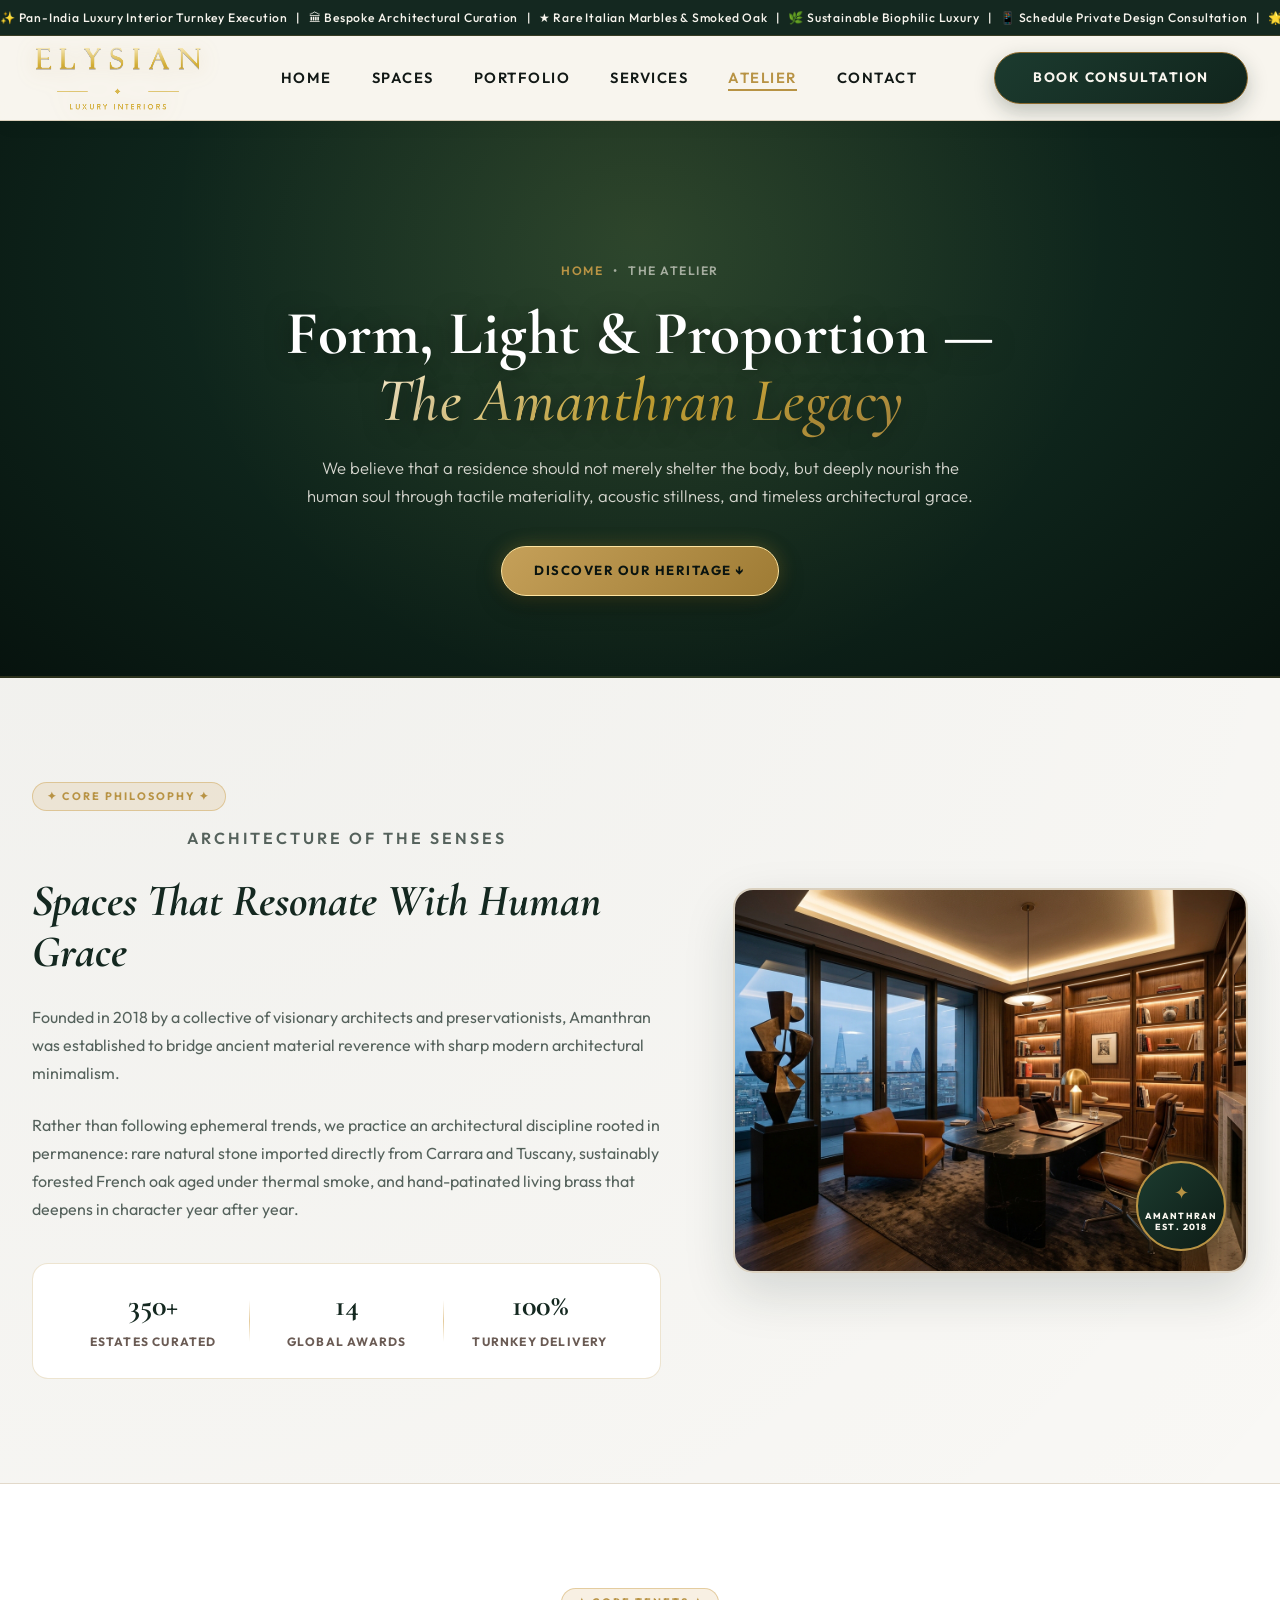
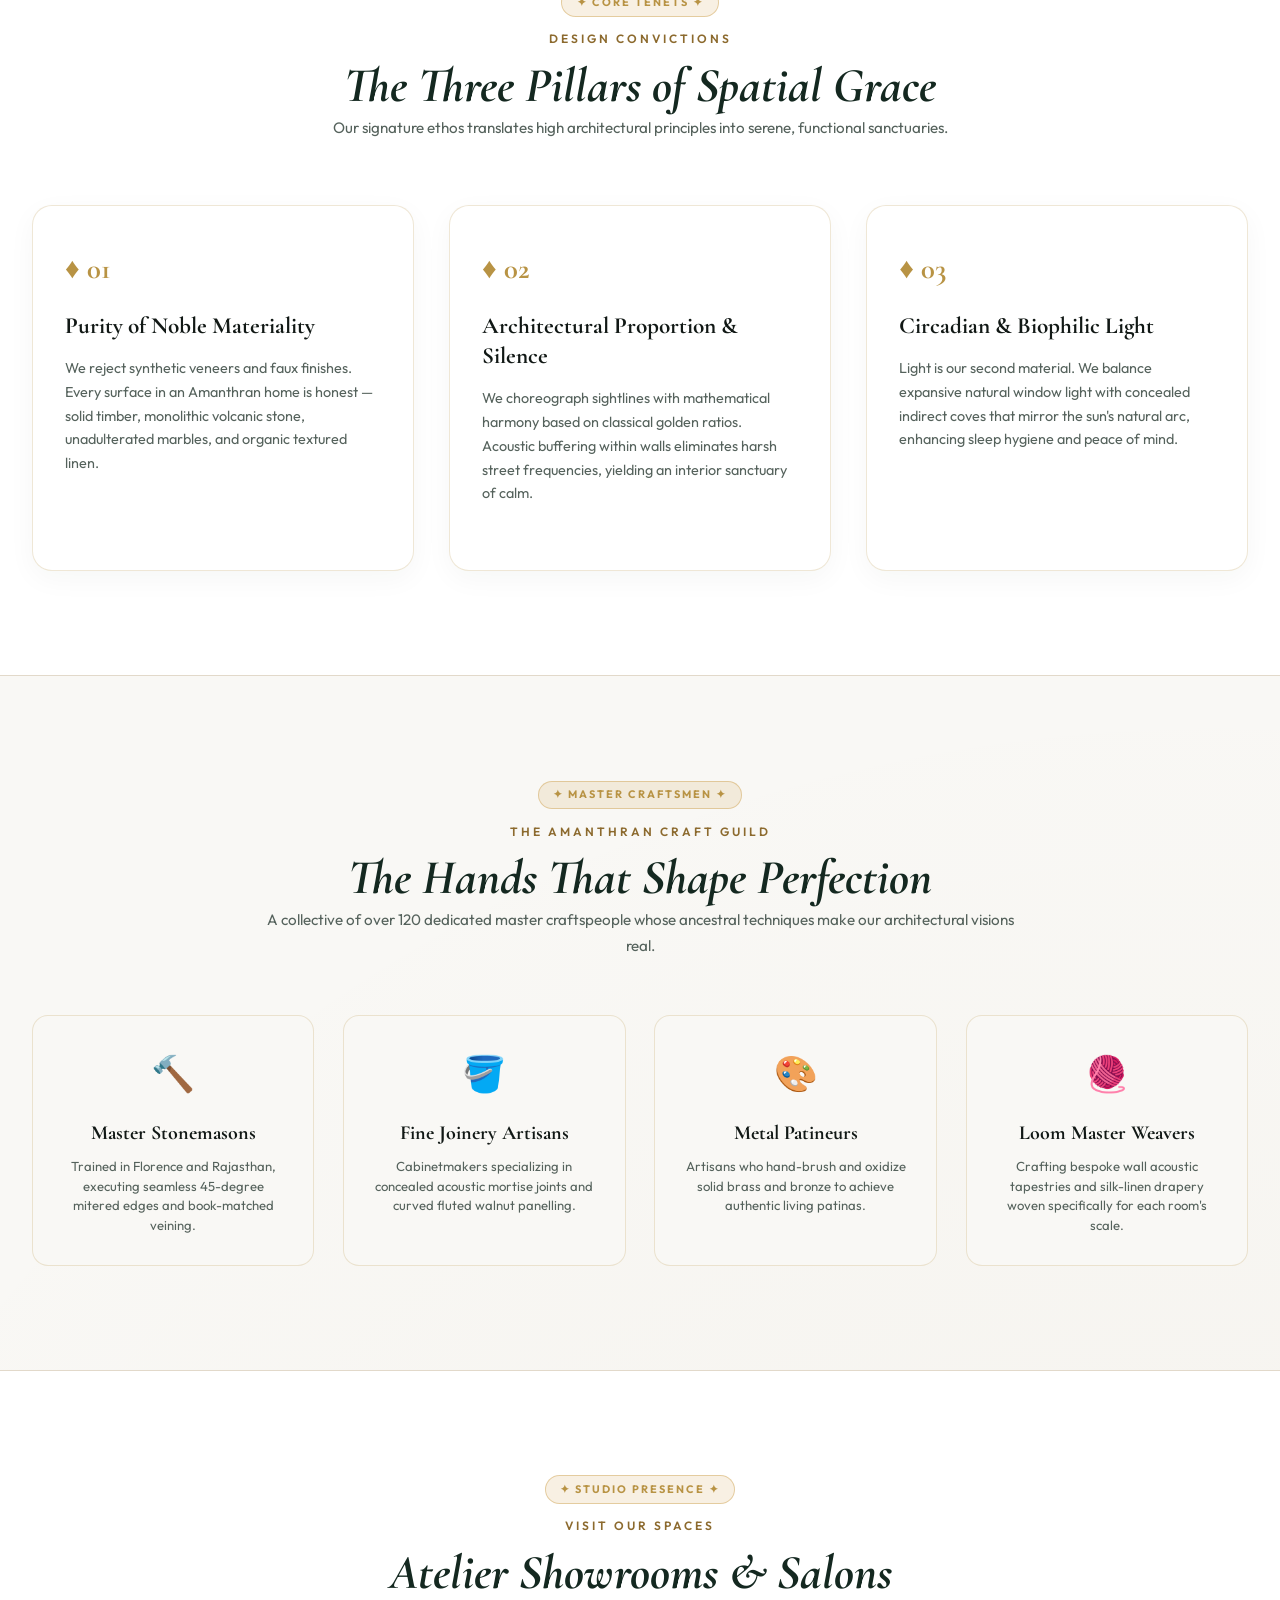
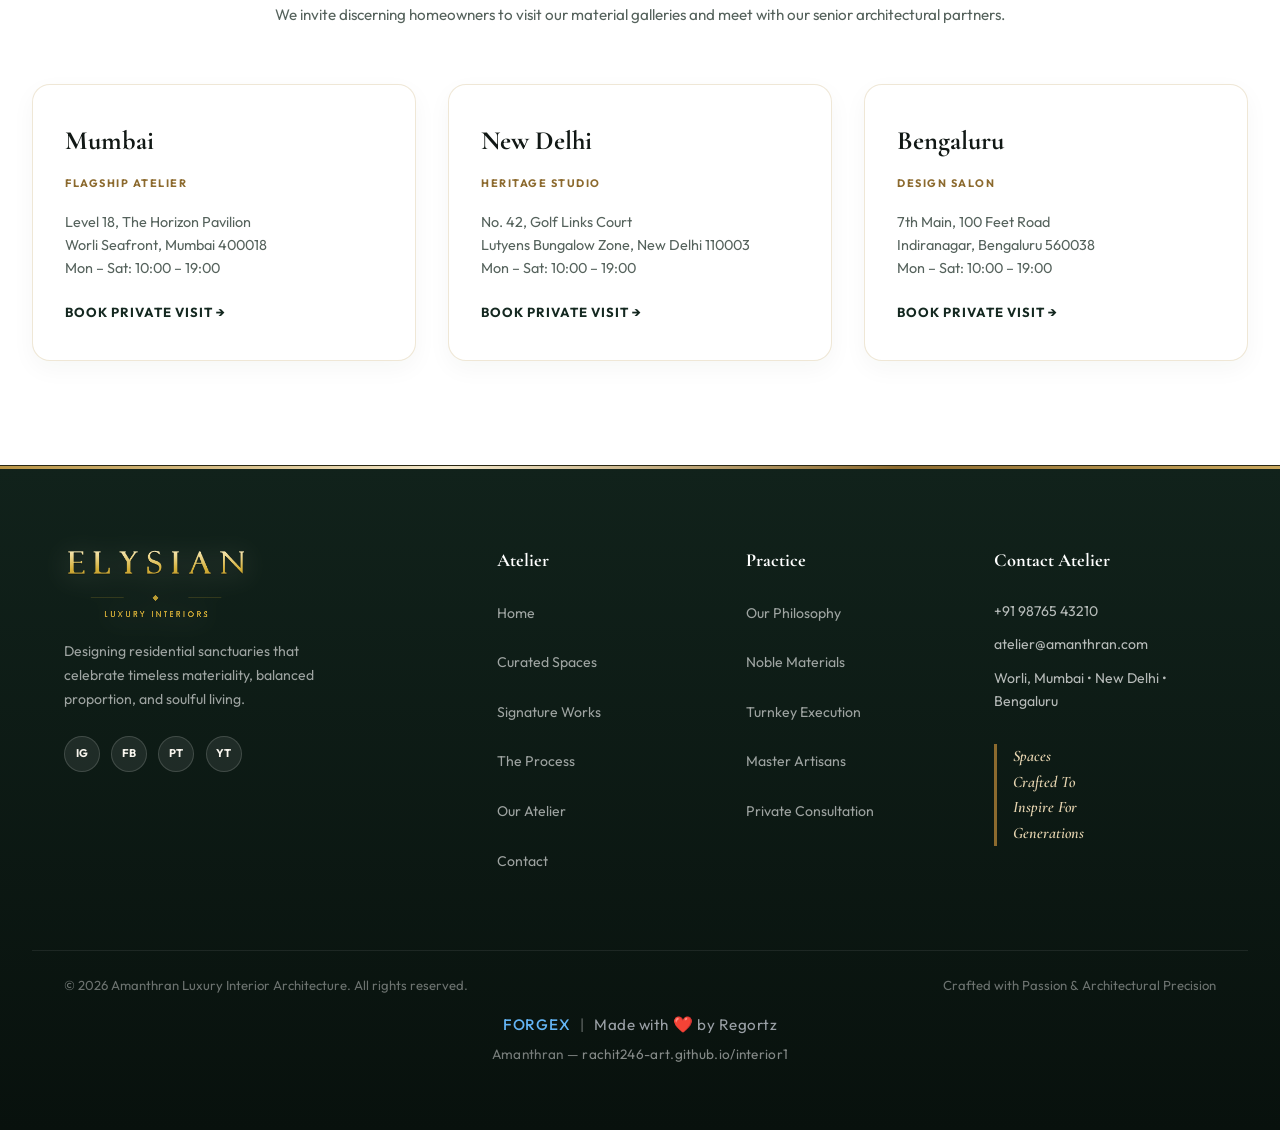
<file: about.html>
<!DOCTYPE html>
<html lang="en">
<head>
    <meta charset="UTF-8">
    <meta name="viewport" content="width=device-width, initial-scale=1.0">
    <title>Atelier Philosophy &amp; Heritage | Amanthran Luxury Interior Architecture</title>
    <meta name="description" content="Learn about the philosophy, architectural heritage, master craft guilds, and leadership behind Amanthran Luxury Interior Architecture.">
    <link href="https://fonts.googleapis.com/css2?family=Cormorant+Garamond:ital,wght@0,500;0,600;0,700;1,600;1,700&family=Outfit:wght@300;400;500;600;700;800&display=swap" rel="stylesheet">
    <link rel="stylesheet" href="styles.css">
</head>
<body>

    <!-- Sliding Announcement Bar -->
    <div class="announcement-bar">
        <div class="marquee-track">
            <span>&#10024; Pan-India Luxury Interior Turnkey Execution &nbsp;&nbsp;|&nbsp;&nbsp; &#127963; Bespoke Architectural Curation &nbsp;&nbsp;|&nbsp;&nbsp; &#9733; Rare Italian Marbles &amp; Smoked Oak &nbsp;&nbsp;|&nbsp;&nbsp; &#127807; Sustainable Biophilic Luxury &nbsp;&nbsp;|&nbsp;&nbsp; &#128241; Schedule Private Design Consultation &nbsp;&nbsp;|&nbsp;&nbsp; &#127775; Award-Winning Residential Studios</span>
        </div>
    </div>

    <!-- Navigation Bar -->
    <nav id="navbar">
        <div class="nav-container">
            <a href="index.html" class="logo">
                <img src="assets/Logo.png" alt="Elysian - Luxury Interior Architecture" class="nav-logo-img">
            </a>
            <ul class="nav-links" id="navLinks">
                <li><a href="index.html">Home</a></li>
                <li><a href="spaces.html">Spaces</a></li>
                <li><a href="portfolio.html">Portfolio</a></li>
                <li><a href="services.html">Services</a></li>
                <li><a href="about.html" class="active">Atelier</a></li>
                <li><a href="contact.html">Contact</a></li>
            </ul>
            <div class="nav-actions">
                <a href="contact.html" class="btn btn-primary nav-contact-btn">Book Consultation</a>
                <button class="icon-btn hamburger" id="hamburger" aria-label="Menu">&#9776;</button>
            </div>
        </div>
    </nav>

    <!-- Page Hero Banner -->
    <header class="page-hero">
        <div class="page-hero-glow" aria-hidden="true"></div>
        <div class="page-hero-inner">
            <div class="page-breadcrumb">
                <a href="index.html">Home</a>
                <span>&bull;</span>
                <span>The Atelier</span>
            </div>
            <h1 class="page-title">Form, Light &amp; Proportion &mdash;<br><em>The Amanthran Legacy</em></h1>
            <p class="page-subtitle">We believe that a residence should not merely shelter the body, but deeply nourish the human soul through tactile materiality, acoustic stillness, and timeless architectural grace.</p>
            <div class="hero-actions">
                <a href="#philosophy" class="btn btn-hero-gold">Discover Our Heritage &#8595;</a>
            </div>
        </div>
    </header>

    <!-- Philosophy Split Showcase -->
    <main class="inner-section" id="philosophy">
        <div class="inner-container">
            <div class="atelier-split">
                
                <div class="atelier-text reveal">
                    <span class="process-pill">&#10022; Core Philosophy &#10022;</span>
                    <p class="sec-label" style="margin-top:0.8rem;">Architecture of the Senses</p>
                    <h2>Spaces That Resonate With Human Grace</h2>
                    <p>Founded in 2018 by a collective of visionary architects and preservationists, Amanthran was established to bridge ancient material reverence with sharp modern architectural minimalism.</p>
                    <p>Rather than following ephemeral trends, we practice an architectural discipline rooted in permanence: rare natural stone imported directly from Carrara and Tuscany, sustainably forested French oak aged under thermal smoke, and hand-patinated living brass that deepens in character year after year.</p>
                    
                    <div class="why-stats-row" style="margin-top:2.5rem;border:1px solid rgba(184,147,68,0.25);border-radius:16px;padding:1.5rem;background:#FFFFFF;">
                        <div class="why-stat-box">
                            <span class="stat-num" style="color:var(--crimson-main);">350+</span>
                            <span class="stat-lbl">Estates Curated</span>
                        </div>
                        <div class="why-stat-divider"></div>
                        <div class="why-stat-box">
                            <span class="stat-num" style="color:var(--crimson-main);">14</span>
                            <span class="stat-lbl">Global Awards</span>
                        </div>
                        <div class="why-stat-divider"></div>
                        <div class="why-stat-box">
                            <span class="stat-num" style="color:var(--crimson-main);">100%</span>
                            <span class="stat-lbl">Turnkey Delivery</span>
                        </div>
                    </div>
                </div>

                <div class="atelier-frame reveal reveal-delay-1">
                    <img src="assets/Products/study_library.png" alt="Amanthran Architectural Design Atelier">
                    <div class="seal-badge" style="bottom:20px;right:20px;">
                        <span class="seal-star">&#10022;</span>
                        <span class="seal-text">AMANTHRAN<br>EST. 2018</span>
                    </div>
                </div>

            </div>
        </div>
    </main>

    <!-- The 3 Pillars of Amanthran -->
    <section class="inner-section" style="background:#FFFFFF;border-top:1px solid var(--border-gold);border-bottom:1px solid var(--border-gold);">
        <div class="inner-container">
            <div style="text-align:center;max-width:760px;margin:0 auto 4rem;">
                <span class="process-pill">&#10022; Core Tenets &#10022;</span>
                <p class="sec-label" style="margin-top:0.8rem;">Design Convictions</p>
                <h2 style="font-family:var(--font-serif);font-size:clamp(2.2rem,3.8vw,3.2rem);">The Three Pillars of Spatial Grace</h2>
                <p style="color:var(--text-muted);font-size:0.95rem;line-height:1.7;">Our signature ethos translates high architectural principles into serene, functional sanctuaries.</p>
            </div>

            <div class="services-flow-grid">
                
                <div class="service-box reveal">
                    <div class="s-num">&#9830; 01</div>
                    <h3>Purity of Noble Materiality</h3>
                    <p>We reject synthetic veneers and faux finishes. Every surface in an Amanthran home is honest — solid timber, monolithic volcanic stone, unadulterated marbles, and organic textured linen.</p>
                </div>

                <div class="service-box reveal reveal-delay-1">
                    <div class="s-num">&#9830; 02</div>
                    <h3>Architectural Proportion &amp; Silence</h3>
                    <p>We choreograph sightlines with mathematical harmony based on classical golden ratios. Acoustic buffering within walls eliminates harsh street frequencies, yielding an interior sanctuary of calm.</p>
                </div>

                <div class="service-box reveal reveal-delay-2">
                    <div class="s-num">&#9830; 03</div>
                    <h3>Circadian &amp; Biophilic Light</h3>
                    <p>Light is our second material. We balance expansive natural window light with concealed indirect coves that mirror the sun's natural arc, enhancing sleep hygiene and peace of mind.</p>
                </div>

            </div>
        </div>
    </section>

    <!-- Master Artisans & Craft Guilds -->
    <section class="inner-section" id="guild">
        <div class="inner-container">
            <div style="text-align:center;max-width:760px;margin:0 auto 3.5rem;">
                <span class="process-pill">&#10022; Master Craftsmen &#10022;</span>
                <p class="sec-label" style="margin-top:0.8rem;">The Amanthran Craft Guild</p>
                <h2 style="font-family:var(--font-serif);font-size:clamp(2.2rem,3.8vw,3.2rem);">The Hands That Shape Perfection</h2>
                <p style="color:var(--text-muted);font-size:0.95rem;line-height:1.7;">A collective of over 120 dedicated master craftspeople whose ancestral techniques make our architectural visions real.</p>
            </div>

            <div class="materials-grid">
                <div class="material-card reveal">
                    <span class="mat-icon">&#128296;</span>
                    <h4>Master Stonemasons</h4>
                    <p>Trained in Florence and Rajasthan, executing seamless 45-degree mitered edges and book-matched veining.</p>
                </div>
                <div class="material-card reveal reveal-delay-1">
                    <span class="mat-icon">&#129699;</span>
                    <h4>Fine Joinery Artisans</h4>
                    <p>Cabinetmakers specializing in concealed acoustic mortise joints and curved fluted walnut panelling.</p>
                </div>
                <div class="material-card reveal reveal-delay-2">
                    <span class="mat-icon">&#127912;</span>
                    <h4>Metal Patineurs</h4>
                    <p>Artisans who hand-brush and oxidize solid brass and bronze to achieve authentic living patinas.</p>
                </div>
                <div class="material-card reveal reveal-delay-3">
                    <span class="mat-icon">&#129526;</span>
                    <h4>Loom Master Weavers</h4>
                    <p>Crafting bespoke wall acoustic tapestries and silk-linen drapery woven specifically for each room's scale.</p>
                </div>
            </div>
        </div>
    </section>

    <!-- Studios & Salons Directory -->
    <section class="inner-section" style="background:#FFFFFF;border-top:1px solid var(--border-gold);">
        <div class="inner-container">
            <div style="text-align:center;max-width:760px;margin:0 auto;">
                <span class="process-pill">&#10022; Studio Presence &#10022;</span>
                <p class="sec-label" style="margin-top:0.8rem;">Visit Our Spaces</p>
                <h2 style="font-family:var(--font-serif);font-size:clamp(2.2rem,3.8vw,3.2rem);">Atelier Showrooms &amp; Salons</h2>
                <p style="color:var(--text-muted);font-size:0.95rem;line-height:1.7;">We invite discerning homeowners to visit our material galleries and meet with our senior architectural partners.</p>
            </div>

            <div class="studios-grid">
                
                <!-- Mumbai -->
                <div class="studio-card reveal">
                    <div class="studio-city">Mumbai</div>
                    <span class="studio-badge">Flagship Atelier</span>
                    <p class="studio-address">Level 18, The Horizon Pavilion<br>Worli Seafront, Mumbai 400018<br>Mon &ndash; Sat: 10:00 &ndash; 19:00</p>
                    <a href="contact.html" class="studio-contact-link">Book Private Visit &#8594;</a>
                </div>

                <!-- New Delhi -->
                <div class="studio-card reveal reveal-delay-1">
                    <div class="studio-city">New Delhi</div>
                    <span class="studio-badge">Heritage Studio</span>
                    <p class="studio-address">No. 42, Golf Links Court<br>Lutyens Bungalow Zone, New Delhi 110003<br>Mon &ndash; Sat: 10:00 &ndash; 19:00</p>
                    <a href="contact.html" class="studio-contact-link">Book Private Visit &#8594;</a>
                </div>

                <!-- Bengaluru -->
                <div class="studio-card reveal reveal-delay-2">
                    <div class="studio-city">Bengaluru</div>
                    <span class="studio-badge">Design Salon</span>
                    <p class="studio-address">7th Main, 100 Feet Road<br>Indiranagar, Bengaluru 560038<br>Mon &ndash; Sat: 10:00 &ndash; 19:00</p>
                    <a href="contact.html" class="studio-contact-link">Book Private Visit &#8594;</a>
                </div>

            </div>
        </div>
    </section>

    <!-- Footer -->
    <footer>
        <div class="footer-content">
            <div class="footer-brand">
                <a href="index.html" class="logo">
                    <img src="assets/Logo.png" alt="Elysian - Luxury Interior Architecture" class="footer-logo-img">
                </a>
                <p>Designing residential sanctuaries that celebrate timeless materiality, balanced proportion, and soulful living.</p>
                <div class="footer-socials">
                    <a href="#" class="soc" aria-label="Instagram">IG</a>
                    <a href="#" class="soc" aria-label="Facebook">FB</a>
                    <a href="#" class="soc" aria-label="Pinterest">PT</a>
                    <a href="#" class="soc" aria-label="YouTube">YT</a>
                </div>
            </div>
            <div class="footer-links">
                <h4>Atelier</h4>
                <ul>
                    <li><a href="index.html">Home</a></li>
                    <li><a href="spaces.html">Curated Spaces</a></li>
                    <li><a href="portfolio.html">Signature Works</a></li>
                    <li><a href="services.html">The Process</a></li>
                    <li><a href="about.html">Our Atelier</a></li>
                    <li><a href="contact.html">Contact</a></li>
                </ul>
            </div>
            <div class="footer-links">
                <h4>Practice</h4>
                <ul>
                    <li><a href="about.html">Our Philosophy</a></li>
                    <li><a href="services.html#materials">Noble Materials</a></li>
                    <li><a href="services.html#phases">Turnkey Execution</a></li>
                    <li><a href="about.html#guild">Master Artisans</a></li>
                    <li><a href="contact.html">Private Consultation</a></li>
                </ul>
            </div>
            <div class="footer-newsletter">
                <h4>Contact Atelier</h4>
                <ul style="list-style:none;display:flex;flex-direction:column;gap:.7rem;">
                    <li style="font-size:.88rem;color:rgba(255,255,255,.7);">+91 98765 43210</li>
                    <li style="font-size:.88rem;color:rgba(255,255,255,.7);">atelier@amanthran.com</li>
                    <li style="font-size:.88rem;color:rgba(255,255,255,.7);">Worli, Mumbai &bull; New Delhi &bull; Bengaluru</li>
                </ul>
                <div class="footer-tagline-box"><p>Spaces<br>Crafted To<br>Inspire For<br>Generations</p></div>
            </div>
        </div>
        <div class="footer-bottom">
            <p>&copy; 2026 Amanthran Luxury Interior Architecture. All rights reserved.</p>
            <p>Crafted with Passion &amp; Architectural Precision</p>
            <p class="footer-credit"><span class="credit-forgex">FORGEX</span> <span class="credit-sep">|</span> Made with <span class="heart">❤️</span> by Regortz</p>
            <p class="footer-site-name">Amanthran &mdash; <a href="https://rachit246-art.github.io/interior1/" target="_blank" rel="noopener">rachit246-art.github.io/interior1</a></p>
        </div>
    </footer>

    <script src="script.js"></script>
</body>
</html>
</file>
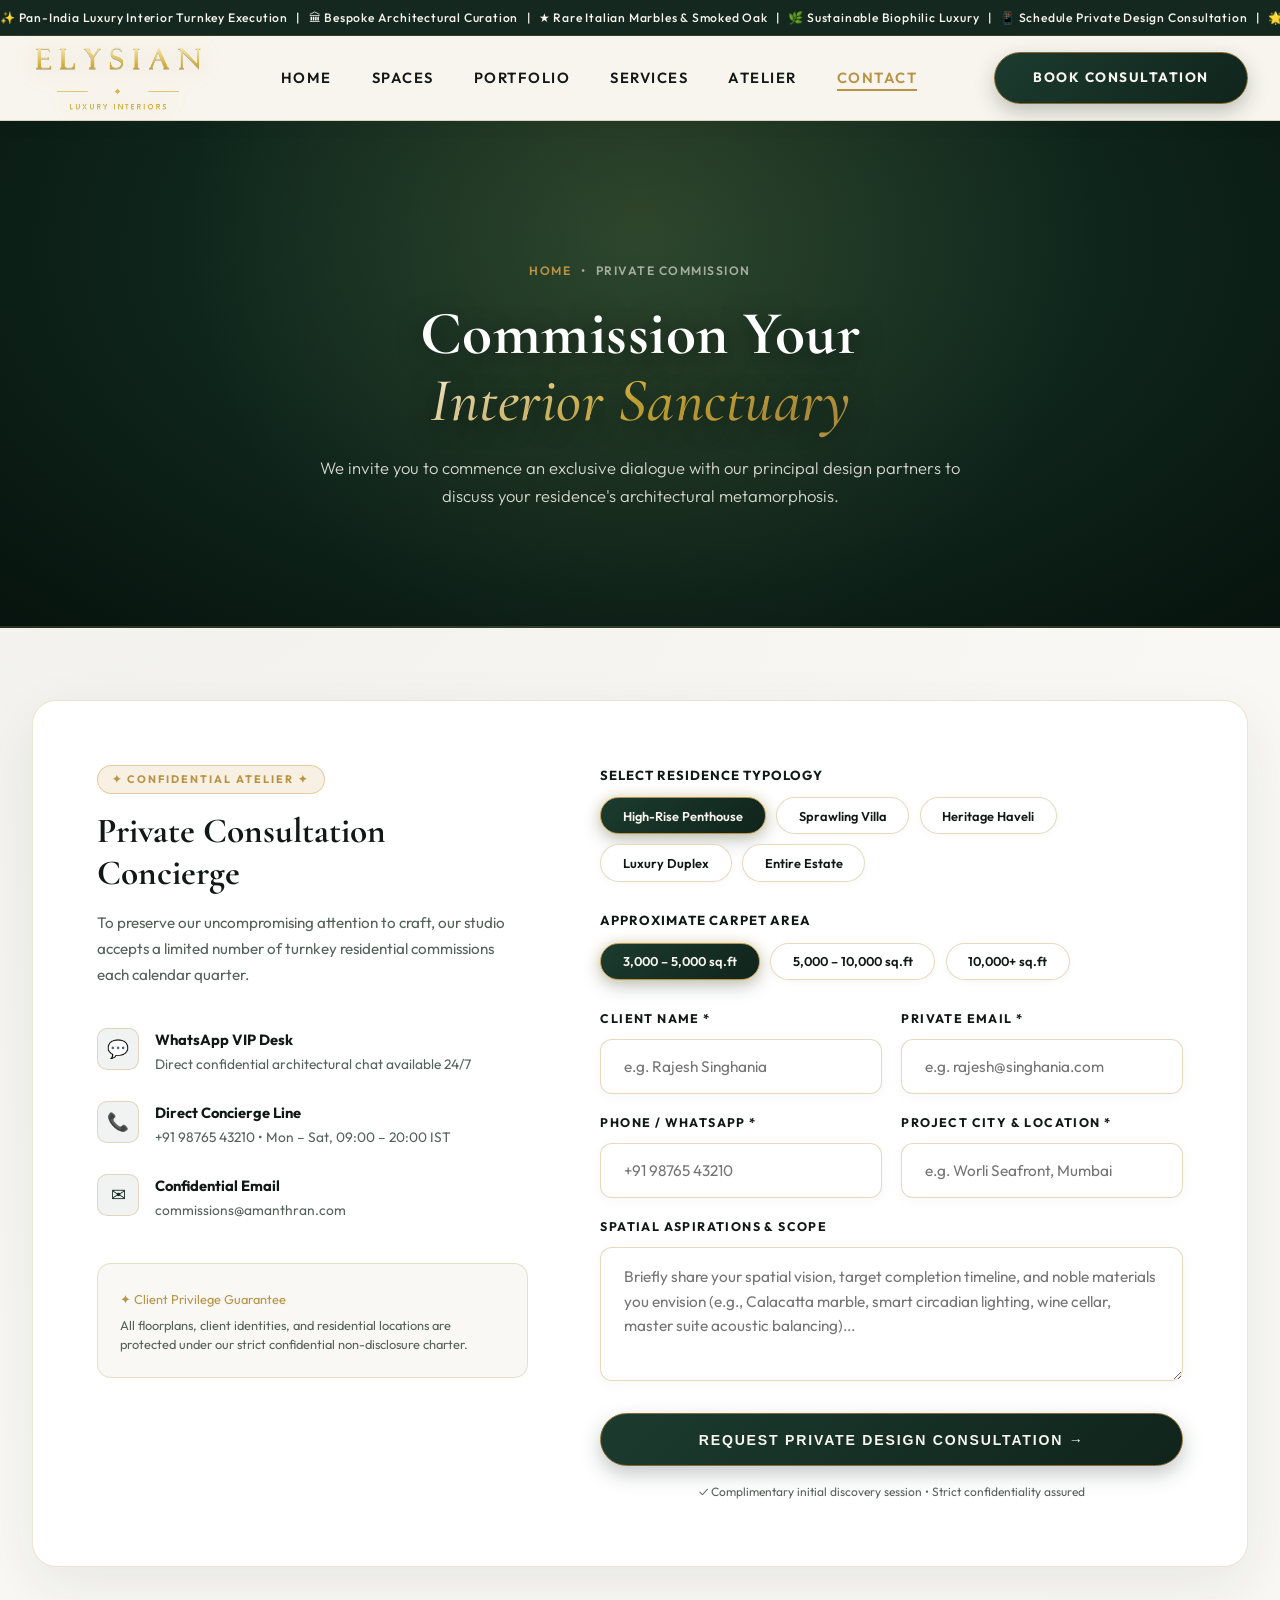
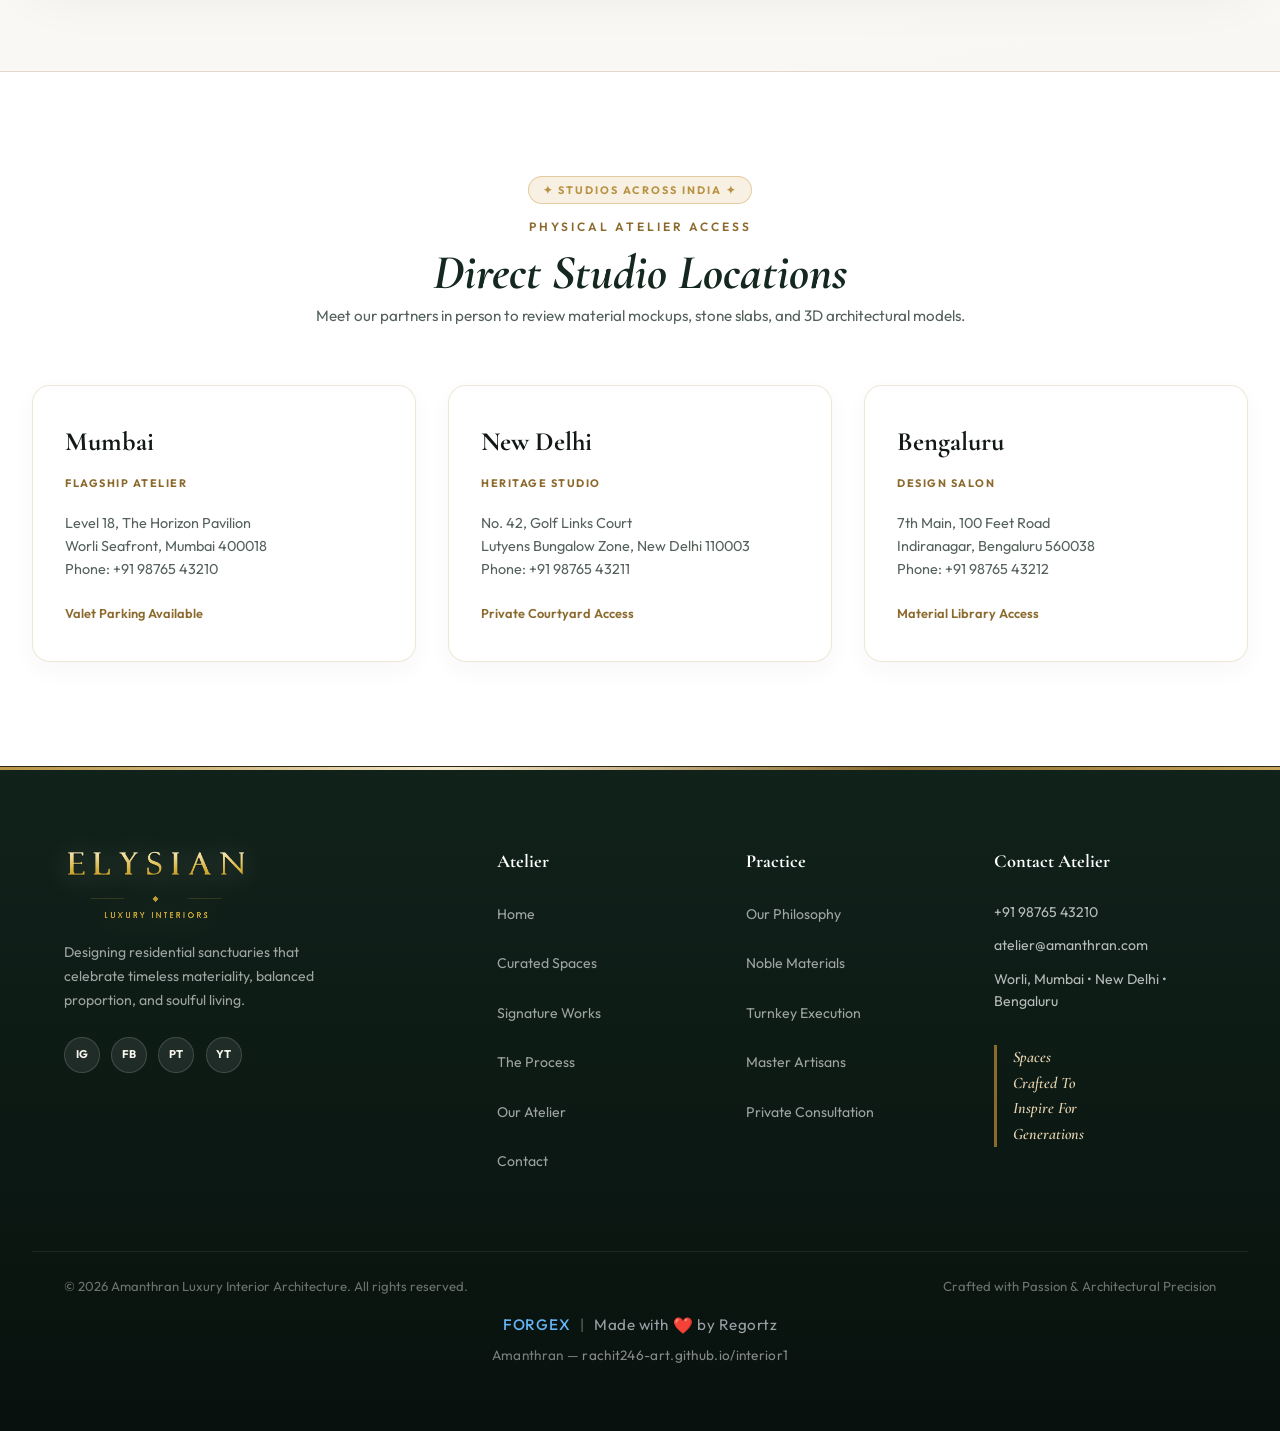
<file: contact.html>
<!DOCTYPE html>
<html lang="en">
<head>
    <meta charset="UTF-8">
    <meta name="viewport" content="width=device-width, initial-scale=1.0">
    <title>Private Consultation &amp; Commission | Amanthran Luxury Interior Architecture</title>
    <meta name="description" content="Request a private architectural consultation with the principal partners of Amanthran to discuss your luxury penthouse, estate, or villa commission.">
    <link href="https://fonts.googleapis.com/css2?family=Cormorant+Garamond:ital,wght@0,500;0,600;0,700;1,600;1,700&family=Outfit:wght@300;400;500;600;700;800&display=swap" rel="stylesheet">
    <link rel="stylesheet" href="styles.css">
</head>
<body>

    <!-- Sliding Announcement Bar -->
    <div class="announcement-bar">
        <div class="marquee-track">
            <span>&#10024; Pan-India Luxury Interior Turnkey Execution &nbsp;&nbsp;|&nbsp;&nbsp; &#127963; Bespoke Architectural Curation &nbsp;&nbsp;|&nbsp;&nbsp; &#9733; Rare Italian Marbles &amp; Smoked Oak &nbsp;&nbsp;|&nbsp;&nbsp; &#127807; Sustainable Biophilic Luxury &nbsp;&nbsp;|&nbsp;&nbsp; &#128241; Schedule Private Design Consultation &nbsp;&nbsp;|&nbsp;&nbsp; &#127775; Award-Winning Residential Studios</span>
        </div>
    </div>

    <!-- Navigation Bar -->
    <nav id="navbar">
        <div class="nav-container">
            <a href="index.html" class="logo">
                <img src="assets/Logo.png" alt="Elysian - Luxury Interior Architecture" class="nav-logo-img">
            </a>
            <ul class="nav-links" id="navLinks">
                <li><a href="index.html">Home</a></li>
                <li><a href="spaces.html">Spaces</a></li>
                <li><a href="portfolio.html">Portfolio</a></li>
                <li><a href="services.html">Services</a></li>
                <li><a href="about.html">Atelier</a></li>
                <li><a href="contact.html" class="active">Contact</a></li>
            </ul>
            <div class="nav-actions">
                <a href="contact.html" class="btn btn-primary nav-contact-btn">Book Consultation</a>
                <button class="icon-btn hamburger" id="hamburger" aria-label="Menu">&#9776;</button>
            </div>
        </div>
    </nav>

    <!-- Page Hero Banner -->
    <header class="page-hero">
        <div class="page-hero-glow" aria-hidden="true"></div>
        <div class="page-hero-inner">
            <div class="page-breadcrumb">
                <a href="index.html">Home</a>
                <span>&bull;</span>
                <span>Private Commission</span>
            </div>
            <h1 class="page-title">Commission Your<br><em>Interior Sanctuary</em></h1>
            <p class="page-subtitle">We invite you to commence an exclusive dialogue with our principal design partners to discuss your residence's architectural metamorphosis.</p>
        </div>
    </header>

    <!-- VIP Interactive Consultation Form Section -->
    <main class="inner-section" style="padding-top:4.5rem;">
        <div class="inner-container">
            <div class="contact-vip-wrapper reveal">
                
                <!-- Concierge Info Sidebar -->
                <div class="contact-concierge-sidebar">
                    <span class="process-pill">&#10022; Confidential Atelier &#10022;</span>
                    <h3 style="margin-top:1rem;">Private Consultation Concierge</h3>
                    <p>To preserve our uncompromising attention to craft, our studio accepts a limited number of turnkey residential commissions each calendar quarter.</p>
                    
                    <div style="margin:2.5rem 0;display:flex;flex-direction:column;gap:1.5rem;">
                        <div style="display:flex;align-items:flex-start;gap:1rem;">
                            <div class="ps-icon" style="background:rgba(20,40,32,0.06);border:1px solid rgba(184,147,68,0.3);color:var(--crimson-main);font-size:1.1rem;">&#128172;</div>
                            <div>
                                <strong style="display:block;font-size:0.92rem;color:var(--text-dark);">WhatsApp VIP Desk</strong>
                                <span style="font-size:0.86rem;color:var(--text-muted);">Direct confidential architectural chat available 24/7</span>
                            </div>
                        </div>

                        <div style="display:flex;align-items:flex-start;gap:1rem;">
                            <div class="ps-icon" style="background:rgba(20,40,32,0.06);border:1px solid rgba(184,147,68,0.3);color:var(--crimson-main);font-size:1.1rem;">&#128222;</div>
                            <div>
                                <strong style="display:block;font-size:0.92rem;color:var(--text-dark);">Direct Concierge Line</strong>
                                <span style="font-size:0.86rem;color:var(--text-muted);">+91 98765 43210 &bull; Mon &ndash; Sat, 09:00 &ndash; 20:00 IST</span>
                            </div>
                        </div>

                        <div style="display:flex;align-items:flex-start;gap:1rem;">
                            <div class="ps-icon" style="background:rgba(20,40,32,0.06);border:1px solid rgba(184,147,68,0.3);color:var(--crimson-main);font-size:1.1rem;">&#9993;</div>
                            <div>
                                <strong style="display:block;font-size:0.92rem;color:var(--text-dark);">Confidential Email</strong>
                                <span style="font-size:0.86rem;color:var(--text-muted);">commissions@amanthran.com</span>
                            </div>
                        </div>
                    </div>

                    <div style="padding:1.4rem;border-radius:14px;background:var(--bg-cream);border:1px solid rgba(184,147,68,0.25);">
                        <span style="display:inline-block;color:var(--gold-bright);font-size:0.8rem;margin-bottom:0.4rem;">&#10022; Client Privilege Guarantee</span>
                        <p style="font-size:0.8rem;color:var(--text-muted);margin:0;line-height:1.5;">All floorplans, client identities, and residential locations are protected under our strict confidential non-disclosure charter.</p>
                    </div>
                </div>

                <!-- Interactive Form -->
                <div class="contact-form-col">
                    <form class="vip-contact-form">
                        
                        <!-- Residence Typology Selection Pills -->
                        <div style="margin-bottom:1.8rem;">
                            <label style="display:block;font-size:0.82rem;font-weight:700;letter-spacing:1px;text-transform:uppercase;color:var(--text-dark);margin-bottom:0.7rem;">Select Residence Typology</label>
                            <input type="hidden" name="typology" value="High-Rise Penthouse">
                            <div class="vip-pills-row">
                                <button type="button" class="vip-pill-btn active">High-Rise Penthouse</button>
                                <button type="button" class="vip-pill-btn">Sprawling Villa</button>
                                <button type="button" class="vip-pill-btn">Heritage Haveli</button>
                                <button type="button" class="vip-pill-btn">Luxury Duplex</button>
                                <button type="button" class="vip-pill-btn">Entire Estate</button>
                            </div>
                        </div>

                        <!-- Approximate Scale Pills -->
                        <div style="margin-bottom:1.8rem;">
                            <label style="display:block;font-size:0.82rem;font-weight:700;letter-spacing:1px;text-transform:uppercase;color:var(--text-dark);margin-bottom:0.7rem;">Approximate Carpet Area</label>
                            <input type="hidden" name="scale" value="3,000 - 5,000 sq.ft">
                            <div class="vip-pills-row">
                                <button type="button" class="vip-pill-btn active">3,000 &ndash; 5,000 sq.ft</button>
                                <button type="button" class="vip-pill-btn">5,000 &ndash; 10,000 sq.ft</button>
                                <button type="button" class="vip-pill-btn">10,000+ sq.ft</button>
                            </div>
                        </div>

                        <!-- Name & Email Inputs -->
                        <div class="input-row">
                            <div class="input-field">
                                <label for="vipName" class="form-label">Client Name *</label>
                                <input type="text" id="vipName" required placeholder="e.g. Rajesh Singhania">
                            </div>
                            <div class="input-field">
                                <label for="vipEmail" class="form-label">Private Email *</label>
                                <input type="email" id="vipEmail" required placeholder="e.g. rajesh@singhania.com">
                            </div>
                        </div>

                        <!-- Phone & City Inputs -->
                        <div class="input-row">
                            <div class="input-field">
                                <label for="vipPhone" class="form-label">Phone / WhatsApp *</label>
                                <input type="tel" id="vipPhone" required placeholder="+91 98765 43210">
                            </div>
                            <div class="input-field">
                                <label for="vipCity" class="form-label">Project City &amp; Location *</label>
                                <input type="text" id="vipCity" required placeholder="e.g. Worli Seafront, Mumbai">
                            </div>
                        </div>

                        <!-- Scope & Vision Textarea -->
                        <div class="input-field" style="margin-bottom:2rem;">
                            <label for="vipMessage" class="form-label">Spatial Aspirations &amp; Scope</label>
                            <textarea id="vipMessage" rows="4" placeholder="Briefly share your spatial vision, target completion timeline, and noble materials you envision (e.g., Calacatta marble, smart circadian lighting, wine cellar, master suite acoustic balancing)..."></textarea>
                        </div>

                        <button type="submit" class="btn btn-primary" style="width:100%;padding:1.1rem 2rem;font-size:0.88rem;letter-spacing:1.8px;">
                            Request Private Design Consultation &#8594;
                        </button>
                        
                        <p style="text-align:center;font-size:0.75rem;color:var(--text-muted);margin-top:1rem;">
                            &#10003; Complimentary initial discovery session &bull; Strict confidentiality assured
                        </p>
                    </form>
                </div>

            </div>
        </div>
    </main>

    <!-- Studio Directory Section -->
    <section class="inner-section" style="background:#FFFFFF;border-top:1px solid var(--border-gold);">
        <div class="inner-container">
            <div style="text-align:center;max-width:760px;margin:0 auto 3rem;">
                <span class="process-pill">&#10022; Studios Across India &#10022;</span>
                <p class="sec-label" style="margin-top:0.8rem;">Physical Atelier Access</p>
                <h2 style="font-family:var(--font-serif);font-size:clamp(2.2rem,3.8vw,3.2rem);">Direct Studio Locations</h2>
                <p style="color:var(--text-muted);font-size:0.95rem;line-height:1.7;">Meet our partners in person to review material mockups, stone slabs, and 3D architectural models.</p>
            </div>

            <div class="studios-grid">
                
                <div class="studio-card reveal">
                    <div class="studio-city">Mumbai</div>
                    <span class="studio-badge">Flagship Atelier</span>
                    <p class="studio-address">Level 18, The Horizon Pavilion<br>Worli Seafront, Mumbai 400018<br>Phone: +91 98765 43210</p>
                    <span style="font-size:0.8rem;color:var(--gold-primary);font-weight:600;">Valet Parking Available</span>
                </div>

                <div class="studio-card reveal reveal-delay-1">
                    <div class="studio-city">New Delhi</div>
                    <span class="studio-badge">Heritage Studio</span>
                    <p class="studio-address">No. 42, Golf Links Court<br>Lutyens Bungalow Zone, New Delhi 110003<br>Phone: +91 98765 43211</p>
                    <span style="font-size:0.8rem;color:var(--gold-primary);font-weight:600;">Private Courtyard Access</span>
                </div>

                <div class="studio-card reveal reveal-delay-2">
                    <div class="studio-city">Bengaluru</div>
                    <span class="studio-badge">Design Salon</span>
                    <p class="studio-address">7th Main, 100 Feet Road<br>Indiranagar, Bengaluru 560038<br>Phone: +91 98765 43212</p>
                    <span style="font-size:0.8rem;color:var(--gold-primary);font-weight:600;">Material Library Access</span>
                </div>

            </div>
        </div>
    </section>

    <!-- Footer -->
    <footer>
        <div class="footer-content">
            <div class="footer-brand">
                <a href="index.html" class="logo">
                    <img src="assets/Logo.png" alt="Elysian - Luxury Interior Architecture" class="footer-logo-img">
                </a>
                <p>Designing residential sanctuaries that celebrate timeless materiality, balanced proportion, and soulful living.</p>
                <div class="footer-socials">
                    <a href="#" class="soc" aria-label="Instagram">IG</a>
                    <a href="#" class="soc" aria-label="Facebook">FB</a>
                    <a href="#" class="soc" aria-label="Pinterest">PT</a>
                    <a href="#" class="soc" aria-label="YouTube">YT</a>
                </div>
            </div>
            <div class="footer-links">
                <h4>Atelier</h4>
                <ul>
                    <li><a href="index.html">Home</a></li>
                    <li><a href="spaces.html">Curated Spaces</a></li>
                    <li><a href="portfolio.html">Signature Works</a></li>
                    <li><a href="services.html">The Process</a></li>
                    <li><a href="about.html">Our Atelier</a></li>
                    <li><a href="contact.html">Contact</a></li>
                </ul>
            </div>
            <div class="footer-links">
                <h4>Practice</h4>
                <ul>
                    <li><a href="about.html">Our Philosophy</a></li>
                    <li><a href="services.html#materials">Noble Materials</a></li>
                    <li><a href="services.html#phases">Turnkey Execution</a></li>
                    <li><a href="about.html#guild">Master Artisans</a></li>
                    <li><a href="contact.html">Private Consultation</a></li>
                </ul>
            </div>
            <div class="footer-newsletter">
                <h4>Contact Atelier</h4>
                <ul style="list-style:none;display:flex;flex-direction:column;gap:.7rem;">
                    <li style="font-size:.88rem;color:rgba(255,255,255,.7);">+91 98765 43210</li>
                    <li style="font-size:.88rem;color:rgba(255,255,255,.7);">atelier@amanthran.com</li>
                    <li style="font-size:.88rem;color:rgba(255,255,255,.7);">Worli, Mumbai &bull; New Delhi &bull; Bengaluru</li>
                </ul>
                <div class="footer-tagline-box"><p>Spaces<br>Crafted To<br>Inspire For<br>Generations</p></div>
            </div>
        </div>
        <div class="footer-bottom">
            <p>&copy; 2026 Amanthran Luxury Interior Architecture. All rights reserved.</p>
            <p>Crafted with Passion &amp; Architectural Precision</p>
            <p class="footer-credit"><span class="credit-forgex">FORGEX</span> <span class="credit-sep">|</span> Made with <span class="heart">❤️</span> by Regortz</p>
            <p class="footer-site-name">Amanthran &mdash; <a href="https://rachit246-art.github.io/interior1/" target="_blank" rel="noopener">rachit246-art.github.io/interior1</a></p>
        </div>
    </footer>

    <script src="script.js"></script>
</body>
</html>
</file>
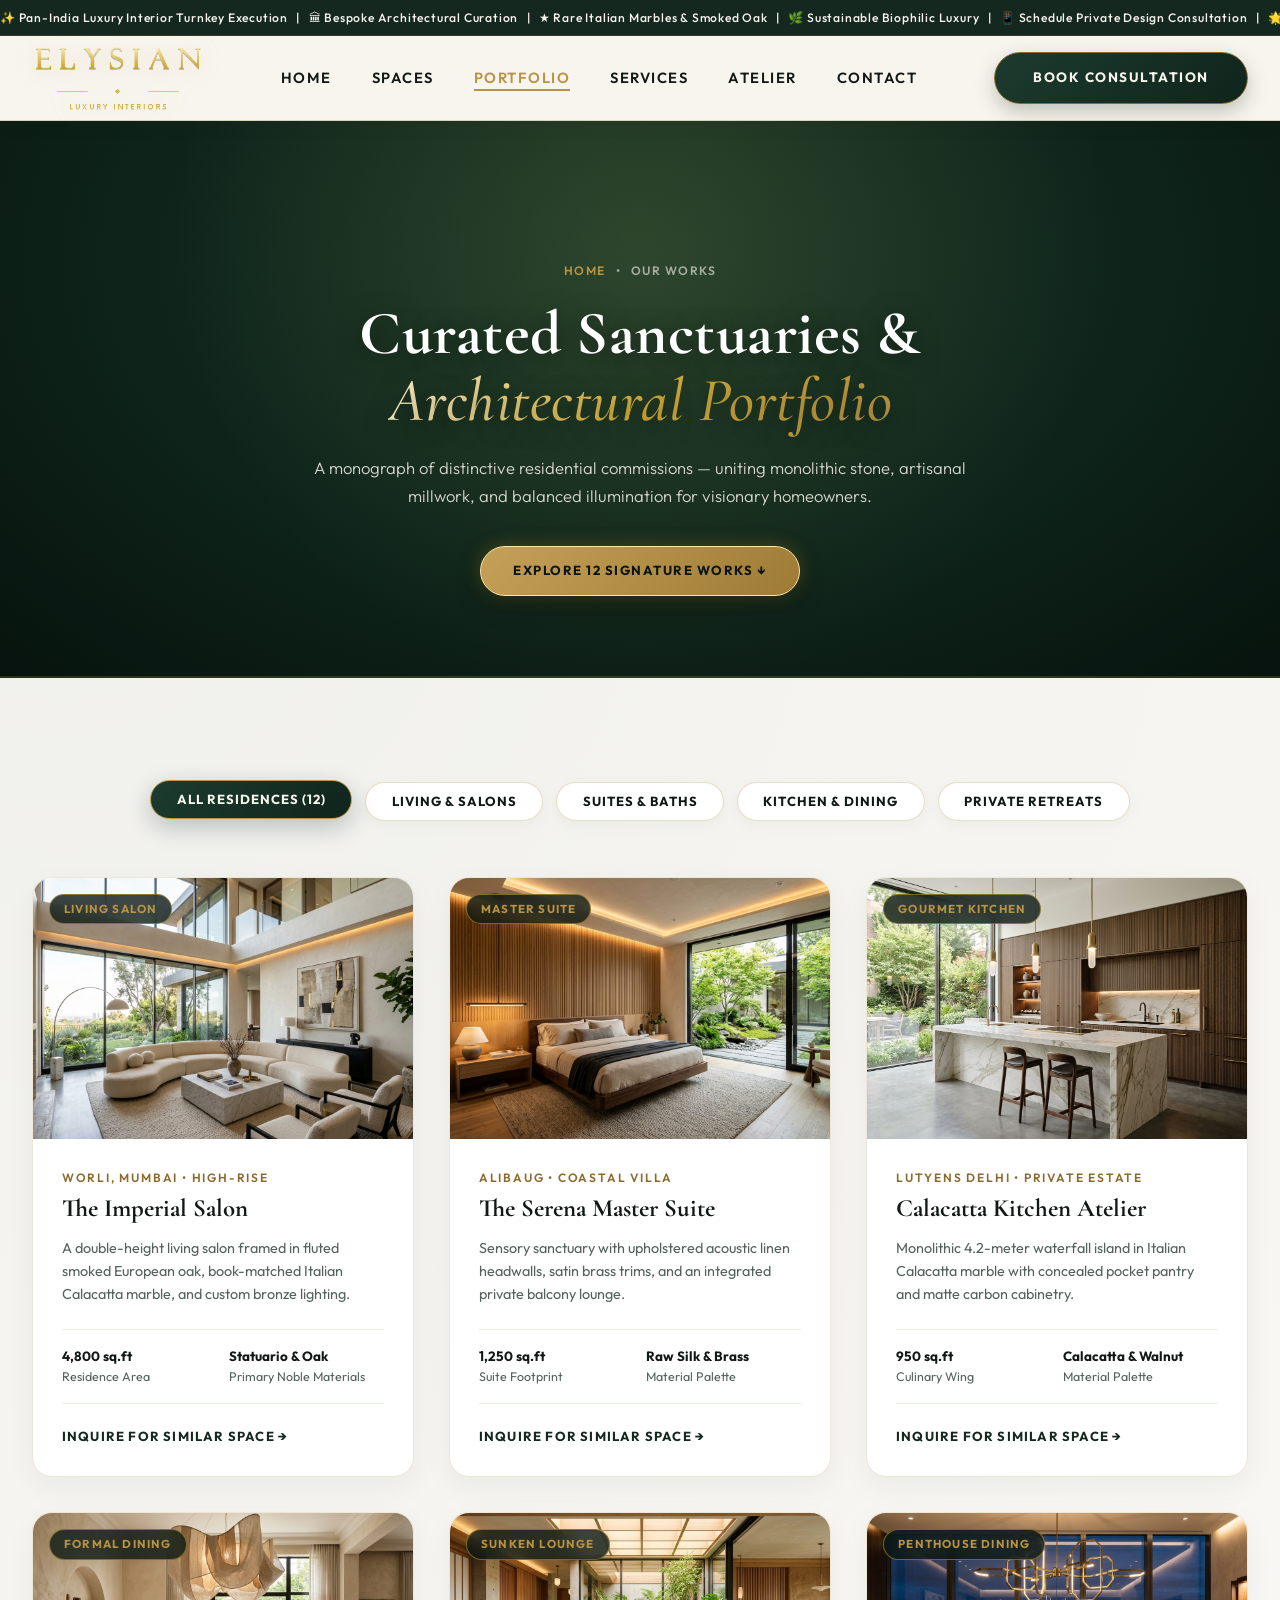
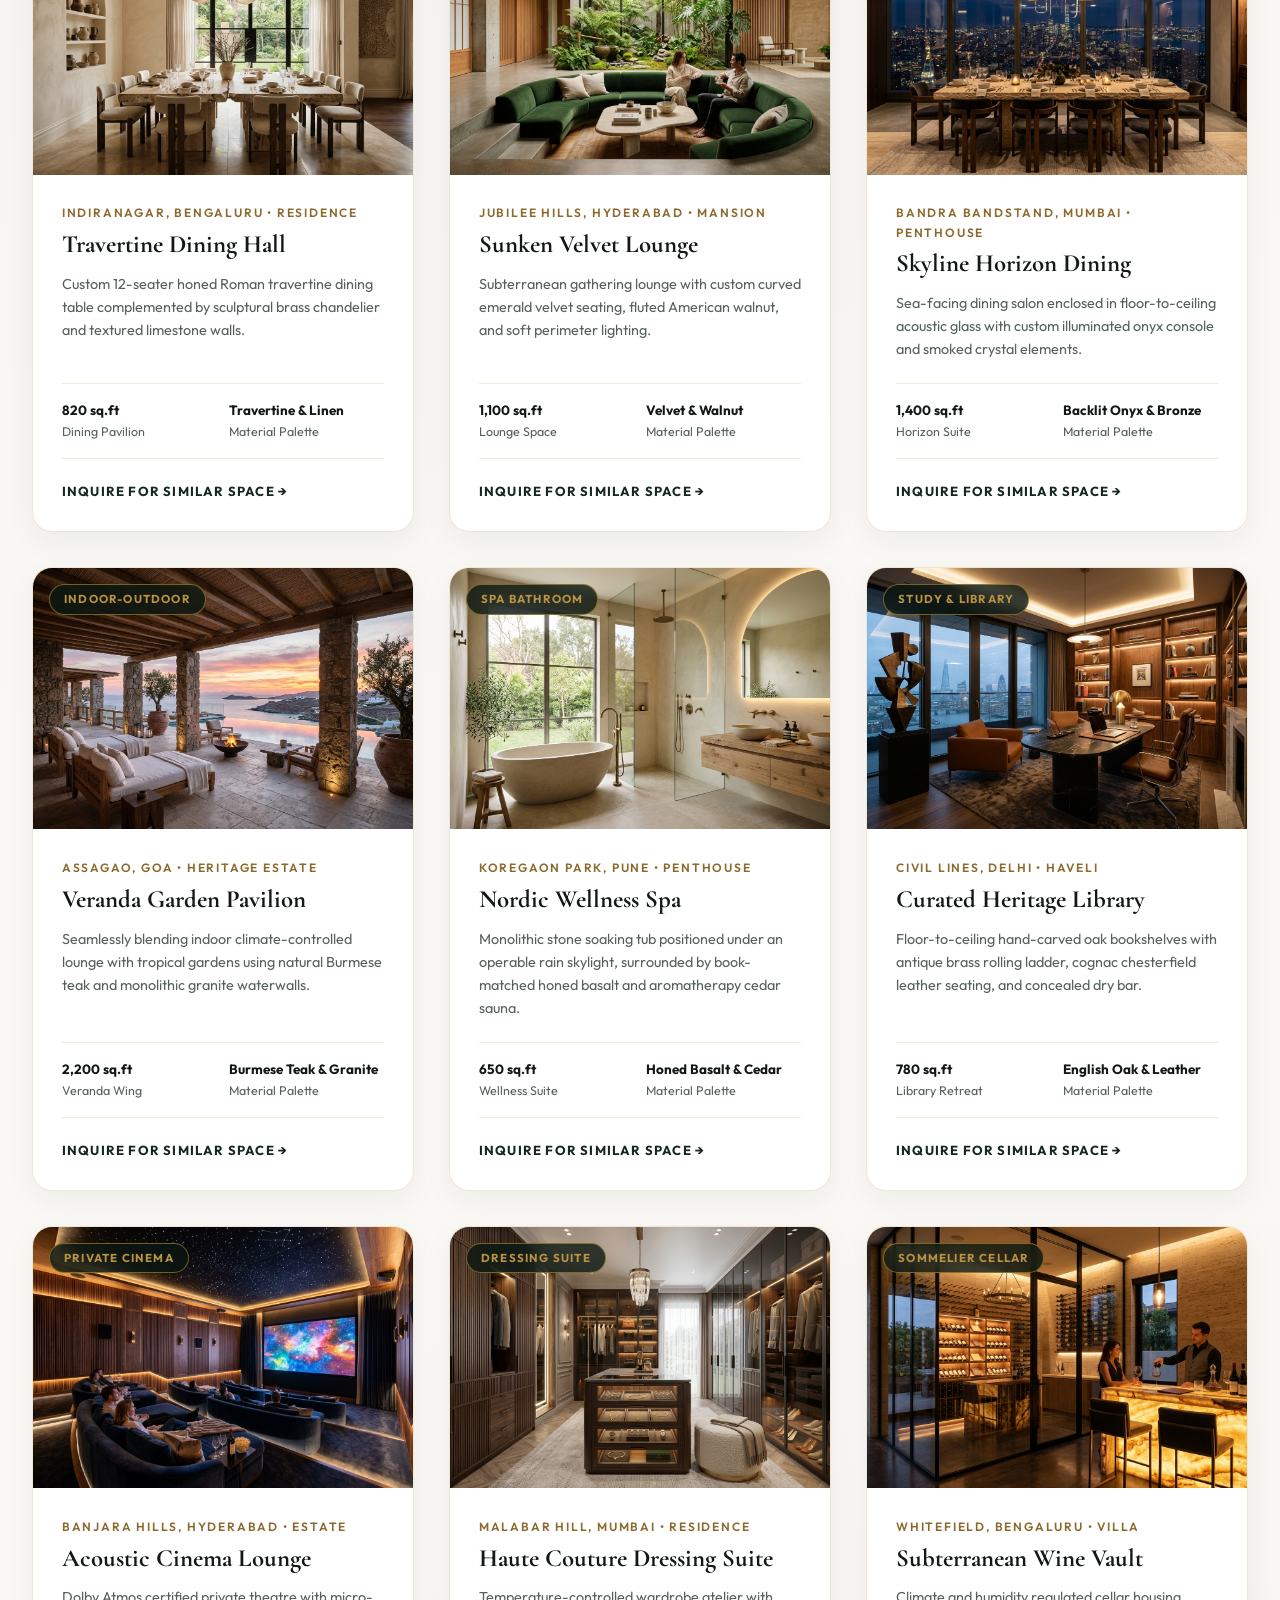
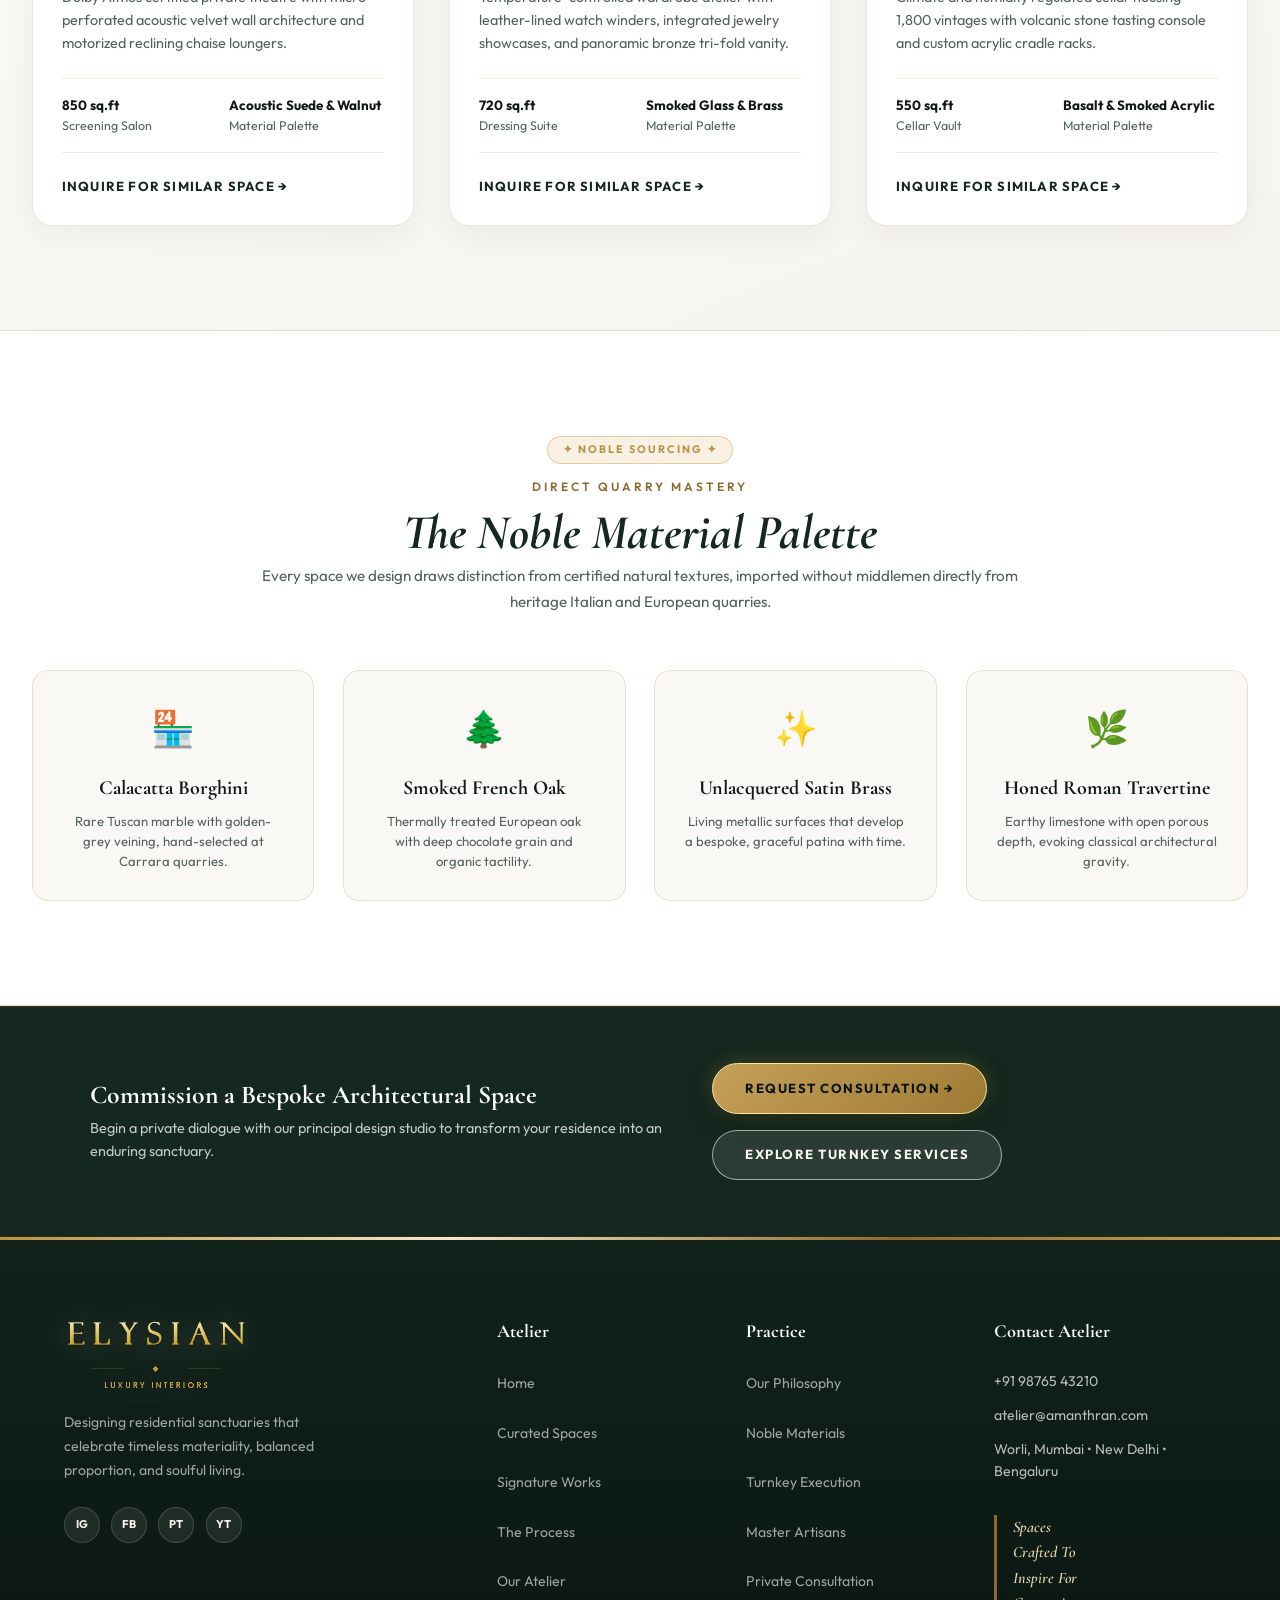
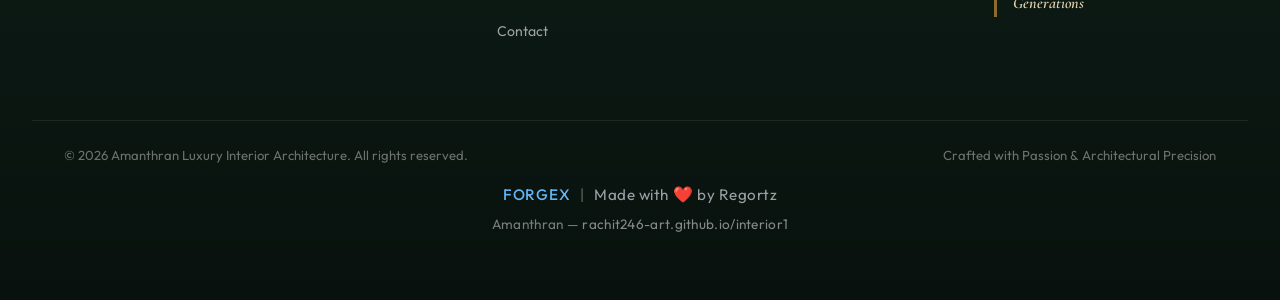
<file: portfolio.html>
<!DOCTYPE html>
<html lang="en">
<head>
    <meta charset="UTF-8">
    <meta name="viewport" content="width=device-width, initial-scale=1.0">
    <title>Curated Portfolio | Amanthran Luxury Interior Architecture</title>
    <meta name="description" content="Explore our bespoke portfolio of luxury residences, penthouses, and private estates crafted across India with rare noble materials and architectural symmetry.">
    <link href="https://fonts.googleapis.com/css2?family=Cormorant+Garamond:ital,wght@0,500;0,600;0,700;1,600;1,700&family=Outfit:wght@300;400;500;600;700;800&display=swap" rel="stylesheet">
    <link rel="stylesheet" href="styles.css">
</head>
<body>

    <!-- Sliding Announcement Bar -->
    <div class="announcement-bar">
        <div class="marquee-track">
            <span>&#10024; Pan-India Luxury Interior Turnkey Execution &nbsp;&nbsp;|&nbsp;&nbsp; &#127963; Bespoke Architectural Curation &nbsp;&nbsp;|&nbsp;&nbsp; &#9733; Rare Italian Marbles &amp; Smoked Oak &nbsp;&nbsp;|&nbsp;&nbsp; &#127807; Sustainable Biophilic Luxury &nbsp;&nbsp;|&nbsp;&nbsp; &#128241; Schedule Private Design Consultation &nbsp;&nbsp;|&nbsp;&nbsp; &#127775; Award-Winning Residential Studios</span>
        </div>
    </div>

    <!-- Navigation Bar -->
    <nav id="navbar">
        <div class="nav-container">
            <a href="index.html" class="logo">
                <img src="assets/Logo.png" alt="Elysian - Luxury Interior Architecture" class="nav-logo-img">
            </a>
            <ul class="nav-links" id="navLinks">
                <li><a href="index.html">Home</a></li>
                <li><a href="spaces.html">Spaces</a></li>
                <li><a href="portfolio.html" class="active">Portfolio</a></li>
                <li><a href="services.html">Services</a></li>
                <li><a href="about.html">Atelier</a></li>
                <li><a href="contact.html">Contact</a></li>
            </ul>
            <div class="nav-actions">
                <a href="contact.html" class="btn btn-primary nav-contact-btn">Book Consultation</a>
                <button class="icon-btn hamburger" id="hamburger" aria-label="Menu">&#9776;</button>
            </div>
        </div>
    </nav>

    <!-- Page Hero Banner -->
    <header class="page-hero">
        <div class="page-hero-glow" aria-hidden="true"></div>
        <div class="page-hero-inner">
            <div class="page-breadcrumb">
                <a href="index.html">Home</a>
                <span>&bull;</span>
                <span>Our Works</span>
            </div>
            <h1 class="page-title">Curated Sanctuaries &amp;<br><em>Architectural Portfolio</em></h1>
            <p class="page-subtitle">A monograph of distinctive residential commissions — uniting monolithic stone, artisanal millwork, and balanced illumination for visionary homeowners.</p>
            <div class="hero-actions">
                <a href="#projects" class="btn btn-hero-gold">Explore 12 Signature Works &#8595;</a>
            </div>
        </div>
    </header>

    <!-- Portfolio Gallery Section with Interactive Filter Pills -->
    <main class="inner-section" id="projects">
        <div class="inner-container">
            
            <!-- Filter Bar -->
            <div class="filter-bar-wrap">
                <button class="filter-pill active" data-filter="all">All Residences (12)</button>
                <button class="filter-pill" data-filter="living">Living &amp; Salons</button>
                <button class="filter-pill" data-filter="suites">Suites &amp; Baths</button>
                <button class="filter-pill" data-filter="dining">Kitchen &amp; Dining</button>
                <button class="filter-pill" data-filter="specialty">Private Retreats</button>
            </div>

            <!-- Detailed 12 Projects Grid -->
            <div class="projects-grid">
                
                <!-- Project 1: The Imperial Salon -->
                <article class="project-card reveal" data-category="living">
                    <div class="project-media">
                        <img src="assets/Products/living_lounge.png" alt="The Imperial Salon - Worli Penthouse">
                        <span class="project-badge">Living Salon</span>
                    </div>
                    <div class="project-body">
                        <span class="project-location">Worli, Mumbai &bull; High-Rise</span>
                        <h3>The Imperial Salon</h3>
                        <p>A double-height living salon framed in fluted smoked European oak, book-matched Italian Calacatta marble, and custom bronze lighting.</p>
                        <div class="project-specs">
                            <div class="spec-item"><strong>4,800 sq.ft</strong> Residence Area</div>
                            <div class="spec-item"><strong>Statuario &amp; Oak</strong> Primary Noble Materials</div>
                        </div>
                        <div class="project-cta">
                            <a href="contact.html" class="project-link">Inquire for Similar Space &#8594;</a>
                        </div>
                    </div>
                </article>

                <!-- Project 2: The Serena Master Suite -->
                <article class="project-card reveal reveal-delay-1" data-category="suites">
                    <div class="project-media">
                        <img src="assets/Products/bedroom_suite.png" alt="The Serena Master Suite - Alibaug Villa">
                        <span class="project-badge">Master Suite</span>
                    </div>
                    <div class="project-body">
                        <span class="project-location">Alibaug &bull; Coastal Villa</span>
                        <h3>The Serena Master Suite</h3>
                        <p>Sensory sanctuary with upholstered acoustic linen headwalls, satin brass trims, and an integrated private balcony lounge.</p>
                        <div class="project-specs">
                            <div class="spec-item"><strong>1,250 sq.ft</strong> Suite Footprint</div>
                            <div class="spec-item"><strong>Raw Silk &amp; Brass</strong> Material Palette</div>
                        </div>
                        <div class="project-cta">
                            <a href="contact.html" class="project-link">Inquire for Similar Space &#8594;</a>
                        </div>
                    </div>
                </article>

                <!-- Project 3: Calacatta Kitchen Atelier -->
                <article class="project-card reveal reveal-delay-2" data-category="dining">
                    <div class="project-media">
                        <img src="assets/Products/kitchen_marble.png" alt="Calacatta Culinary Atelier - Lutyens Delhi">
                        <span class="project-badge">Gourmet Kitchen</span>
                    </div>
                    <div class="project-body">
                        <span class="project-location">Lutyens Delhi &bull; Private Estate</span>
                        <h3>Calacatta Kitchen Atelier</h3>
                        <p>Monolithic 4.2-meter waterfall island in Italian Calacatta marble with concealed pocket pantry and matte carbon cabinetry.</p>
                        <div class="project-specs">
                            <div class="spec-item"><strong>950 sq.ft</strong> Culinary Wing</div>
                            <div class="spec-item"><strong>Calacatta &amp; Walnut</strong> Material Palette</div>
                        </div>
                        <div class="project-cta">
                            <a href="contact.html" class="project-link">Inquire for Similar Space &#8594;</a>
                        </div>
                    </div>
                </article>

                <!-- Project 4: Travertine Dining Hall -->
                <article class="project-card reveal" data-category="dining">
                    <div class="project-media">
                        <img src="assets/Products/dining_stone.png" alt="Travertine Dining Hall - Indiranagar">
                        <span class="project-badge">Formal Dining</span>
                    </div>
                    <div class="project-body">
                        <span class="project-location">Indiranagar, Bengaluru &bull; Residence</span>
                        <h3>Travertine Dining Hall</h3>
                        <p>Custom 12-seater honed Roman travertine dining table complemented by sculptural brass chandelier and textured limestone walls.</p>
                        <div class="project-specs">
                            <div class="spec-item"><strong>820 sq.ft</strong> Dining Pavilion</div>
                            <div class="spec-item"><strong>Travertine &amp; Linen</strong> Material Palette</div>
                        </div>
                        <div class="project-cta">
                            <a href="contact.html" class="project-link">Inquire for Similar Space &#8594;</a>
                        </div>
                    </div>
                </article>

                <!-- Project 5: Sunken Velvet Lounge -->
                <article class="project-card reveal reveal-delay-1" data-category="living">
                    <div class="project-media">
                        <img src="assets/Products/lounge_sunken.png" alt="Sunken Velvet Lounge - Jubilee Hills">
                        <span class="project-badge">Sunken Lounge</span>
                    </div>
                    <div class="project-body">
                        <span class="project-location">Jubilee Hills, Hyderabad &bull; Mansion</span>
                        <h3>Sunken Velvet Lounge</h3>
                        <p>Subterranean gathering lounge with custom curved emerald velvet seating, fluted American walnut, and soft perimeter lighting.</p>
                        <div class="project-specs">
                            <div class="spec-item"><strong>1,100 sq.ft</strong> Lounge Space</div>
                            <div class="spec-item"><strong>Velvet &amp; Walnut</strong> Material Palette</div>
                        </div>
                        <div class="project-cta">
                            <a href="contact.html" class="project-link">Inquire for Similar Space &#8594;</a>
                        </div>
                    </div>
                </article>

                <!-- Project 6: Skyline Horizon Dining -->
                <article class="project-card reveal reveal-delay-2" data-category="dining">
                    <div class="project-media">
                        <img src="assets/Products/dining_penthouse.png" alt="Skyline Horizon Dining - Bandra">
                        <span class="project-badge">Penthouse Dining</span>
                    </div>
                    <div class="project-body">
                        <span class="project-location">Bandra Bandstand, Mumbai &bull; Penthouse</span>
                        <h3>Skyline Horizon Dining</h3>
                        <p>Sea-facing dining salon enclosed in floor-to-ceiling acoustic glass with custom illuminated onyx console and smoked crystal elements.</p>
                        <div class="project-specs">
                            <div class="spec-item"><strong>1,400 sq.ft</strong> Horizon Suite</div>
                            <div class="spec-item"><strong>Backlit Onyx &amp; Bronze</strong> Material Palette</div>
                        </div>
                        <div class="project-cta">
                            <a href="contact.html" class="project-link">Inquire for Similar Space &#8594;</a>
                        </div>
                    </div>
                </article>

                <!-- Project 7: Veranda Garden Pavilion -->
                <article class="project-card reveal" data-category="living">
                    <div class="project-media">
                        <img src="assets/Products/terrace_veranda.png" alt="Veranda Garden Pavilion - Goa">
                        <span class="project-badge">Indoor-Outdoor</span>
                    </div>
                    <div class="project-body">
                        <span class="project-location">Assagao, Goa &bull; Heritage Estate</span>
                        <h3>Veranda Garden Pavilion</h3>
                        <p>Seamlessly blending indoor climate-controlled lounge with tropical gardens using natural Burmese teak and monolithic granite waterwalls.</p>
                        <div class="project-specs">
                            <div class="spec-item"><strong>2,200 sq.ft</strong> Veranda Wing</div>
                            <div class="spec-item"><strong>Burmese Teak &amp; Granite</strong> Material Palette</div>
                        </div>
                        <div class="project-cta">
                            <a href="contact.html" class="project-link">Inquire for Similar Space &#8594;</a>
                        </div>
                    </div>
                </article>

                <!-- Project 8: Nordic Wellness Spa -->
                <article class="project-card reveal reveal-delay-1" data-category="suites">
                    <div class="project-media">
                        <img src="assets/Products/spa_bathroom.png" alt="Nordic Wellness Spa - Pune">
                        <span class="project-badge">Spa Bathroom</span>
                    </div>
                    <div class="project-body">
                        <span class="project-location">Koregaon Park, Pune &bull; Penthouse</span>
                        <h3>Nordic Wellness Spa</h3>
                        <p>Monolithic stone soaking tub positioned under an operable rain skylight, surrounded by book-matched honed basalt and aromatherapy cedar sauna.</p>
                        <div class="project-specs">
                            <div class="spec-item"><strong>650 sq.ft</strong> Wellness Suite</div>
                            <div class="spec-item"><strong>Honed Basalt &amp; Cedar</strong> Material Palette</div>
                        </div>
                        <div class="project-cta">
                            <a href="contact.html" class="project-link">Inquire for Similar Space &#8594;</a>
                        </div>
                    </div>
                </article>

                <!-- Project 9: Curated Heritage Library -->
                <article class="project-card reveal reveal-delay-2" data-category="specialty">
                    <div class="project-media">
                        <img src="assets/Products/study_library.png" alt="Curated Heritage Library - Civil Lines">
                        <span class="project-badge">Study &amp; Library</span>
                    </div>
                    <div class="project-body">
                        <span class="project-location">Civil Lines, Delhi &bull; Haveli</span>
                        <h3>Curated Heritage Library</h3>
                        <p>Floor-to-ceiling hand-carved oak bookshelves with antique brass rolling ladder, cognac chesterfield leather seating, and concealed dry bar.</p>
                        <div class="project-specs">
                            <div class="spec-item"><strong>780 sq.ft</strong> Library Retreat</div>
                            <div class="spec-item"><strong>English Oak &amp; Leather</strong> Material Palette</div>
                        </div>
                        <div class="project-cta">
                            <a href="contact.html" class="project-link">Inquire for Similar Space &#8594;</a>
                        </div>
                    </div>
                </article>

                <!-- Project 10: Private Acoustic Cinema -->
                <article class="project-card reveal" data-category="specialty">
                    <div class="project-media">
                        <img src="assets/Products/acoustic_cinema.png" alt="Private Acoustic Screening Theatre">
                        <span class="project-badge">Private Cinema</span>
                    </div>
                    <div class="project-body">
                        <span class="project-location">Banjara Hills, Hyderabad &bull; Estate</span>
                        <h3>Acoustic Cinema Lounge</h3>
                        <p>Dolby Atmos certified private theatre with micro-perforated acoustic velvet wall architecture and motorized reclining chaise loungers.</p>
                        <div class="project-specs">
                            <div class="spec-item"><strong>850 sq.ft</strong> Screening Salon</div>
                            <div class="spec-item"><strong>Acoustic Suede &amp; Walnut</strong> Material Palette</div>
                        </div>
                        <div class="project-cta">
                            <a href="contact.html" class="project-link">Inquire for Similar Space &#8594;</a>
                        </div>
                    </div>
                </article>

                <!-- Project 11: Haute Couture Walk-In Closet -->
                <article class="project-card reveal reveal-delay-1" data-category="suites">
                    <div class="project-media">
                        <img src="assets/Products/walkin_closet.png" alt="Haute Couture Dressing Suite">
                        <span class="project-badge">Dressing Suite</span>
                    </div>
                    <div class="project-body">
                        <span class="project-location">Malabar Hill, Mumbai &bull; Residence</span>
                        <h3>Haute Couture Dressing Suite</h3>
                        <p>Temperature-controlled wardrobe atelier with leather-lined watch winders, integrated jewelry showcases, and panoramic bronze tri-fold vanity.</p>
                        <div class="project-specs">
                            <div class="spec-item"><strong>720 sq.ft</strong> Dressing Suite</div>
                            <div class="spec-item"><strong>Smoked Glass &amp; Brass</strong> Material Palette</div>
                        </div>
                        <div class="project-cta">
                            <a href="contact.html" class="project-link">Inquire for Similar Space &#8594;</a>
                        </div>
                    </div>
                </article>

                <!-- Project 12: Subterranean Sommelier Vault -->
                <article class="project-card reveal reveal-delay-2" data-category="specialty">
                    <div class="project-media">
                        <img src="assets/Products/wine_cellar.png" alt="Subterranean Sommelier Wine Vault">
                        <span class="project-badge">Sommelier Cellar</span>
                    </div>
                    <div class="project-body">
                        <span class="project-location">Whitefield, Bengaluru &bull; Villa</span>
                        <h3>Subterranean Wine Vault</h3>
                        <p>Climate and humidity regulated cellar housing 1,800 vintages with volcanic stone tasting console and custom acrylic cradle racks.</p>
                        <div class="project-specs">
                            <div class="spec-item"><strong>550 sq.ft</strong> Cellar Vault</div>
                            <div class="spec-item"><strong>Basalt &amp; Smoked Acrylic</strong> Material Palette</div>
                        </div>
                        <div class="project-cta">
                            <a href="contact.html" class="project-link">Inquire for Similar Space &#8594;</a>
                        </div>
                    </div>
                </article>

            </div>
        </div>
    </main>

    <!-- Material Palette Spotlight -->
    <section class="inner-section materials-section">
        <div class="inner-container">
            <div style="text-align:center;max-width:760px;margin:0 auto;">
                <span class="process-pill">&#10022; Noble Sourcing &#10022;</span>
                <p class="sec-label" style="margin-top:0.8rem;">Direct Quarry Mastery</p>
                <h2 style="font-family:var(--font-serif);font-size:clamp(2.2rem,3.8vw,3.2rem);">The Noble Material Palette</h2>
                <p style="color:var(--text-muted);font-size:0.95rem;line-height:1.7;">Every space we design draws distinction from certified natural textures, imported without middlemen directly from heritage Italian and European quarries.</p>
            </div>

            <div class="materials-grid">
                <div class="material-card reveal">
                    <span class="mat-icon">&#127978;</span>
                    <h4>Calacatta Borghini</h4>
                    <p>Rare Tuscan marble with golden-grey veining, hand-selected at Carrara quarries.</p>
                </div>
                <div class="material-card reveal reveal-delay-1">
                    <span class="mat-icon">&#127794;</span>
                    <h4>Smoked French Oak</h4>
                    <p>Thermally treated European oak with deep chocolate grain and organic tactility.</p>
                </div>
                <div class="material-card reveal reveal-delay-2">
                    <span class="mat-icon">&#10024;</span>
                    <h4>Unlacquered Satin Brass</h4>
                    <p>Living metallic surfaces that develop a bespoke, graceful patina with time.</p>
                </div>
                <div class="material-card reveal reveal-delay-3">
                    <span class="mat-icon">&#127807;</span>
                    <h4>Honed Roman Travertine</h4>
                    <p>Earthy limestone with open porous depth, evoking classical architectural gravity.</p>
                </div>
            </div>
        </div>
    </section>

    <!-- Commission Callout Banner -->
    <section class="newsletter-section" style="border-top:1px solid var(--border-gold);">
        <div class="nl-inner">
            <div class="nl-text">
                <h3>Commission a Bespoke Architectural Space</h3>
                <p>Begin a private dialogue with our principal design studio to transform your residence into an enduring sanctuary.</p>
            </div>
            <div style="display:flex;align-items:center;gap:1rem;flex-wrap:wrap;">
                <a href="contact.html" class="btn btn-hero-gold">Request Consultation &#8594;</a>
                <a href="services.html" class="btn btn-hero-glass">Explore Turnkey Services</a>
            </div>
        </div>
    </section>

    <!-- Footer -->
    <footer>
        <div class="footer-content">
            <div class="footer-brand">
                <a href="index.html" class="logo">
                    <img src="assets/Logo.png" alt="Elysian - Luxury Interior Architecture" class="footer-logo-img">
                </a>
                <p>Designing residential sanctuaries that celebrate timeless materiality, balanced proportion, and soulful living.</p>
                <div class="footer-socials">
                    <a href="#" class="soc" aria-label="Instagram">IG</a>
                    <a href="#" class="soc" aria-label="Facebook">FB</a>
                    <a href="#" class="soc" aria-label="Pinterest">PT</a>
                    <a href="#" class="soc" aria-label="YouTube">YT</a>
                </div>
            </div>
            <div class="footer-links">
                <h4>Atelier</h4>
                <ul>
                    <li><a href="index.html">Home</a></li>
                    <li><a href="spaces.html">Curated Spaces</a></li>
                    <li><a href="portfolio.html">Signature Works</a></li>
                    <li><a href="services.html">The Process</a></li>
                    <li><a href="about.html">Our Atelier</a></li>
                    <li><a href="contact.html">Contact</a></li>
                </ul>
            </div>
            <div class="footer-links">
                <h4>Practice</h4>
                <ul>
                    <li><a href="about.html">Our Philosophy</a></li>
                    <li><a href="services.html#materials">Noble Materials</a></li>
                    <li><a href="services.html#phases">Turnkey Execution</a></li>
                    <li><a href="about.html#guild">Master Artisans</a></li>
                    <li><a href="contact.html">Private Consultation</a></li>
                </ul>
            </div>
            <div class="footer-newsletter">
                <h4>Contact Atelier</h4>
                <ul style="list-style:none;display:flex;flex-direction:column;gap:.7rem;">
                    <li style="font-size:.88rem;color:rgba(255,255,255,.7);">+91 98765 43210</li>
                    <li style="font-size:.88rem;color:rgba(255,255,255,.7);">atelier@amanthran.com</li>
                    <li style="font-size:.88rem;color:rgba(255,255,255,.7);">Worli, Mumbai &bull; New Delhi &bull; Bengaluru</li>
                </ul>
                <div class="footer-tagline-box"><p>Spaces<br>Crafted To<br>Inspire For<br>Generations</p></div>
            </div>
        </div>
        <div class="footer-bottom">
            <p>&copy; 2026 Amanthran Luxury Interior Architecture. All rights reserved.</p>
            <p>Crafted with Passion &amp; Architectural Precision</p>
            <p class="footer-credit"><span class="credit-forgex">FORGEX</span> <span class="credit-sep">|</span> Made with <span class="heart">❤️</span> by Regortz</p>
            <p class="footer-site-name">Amanthran &mdash; <a href="https://rachit246-art.github.io/interior1/" target="_blank" rel="noopener">rachit246-art.github.io/interior1</a></p>
        </div>
    </footer>

    <script src="script.js"></script>
</body>
</html>
</file>
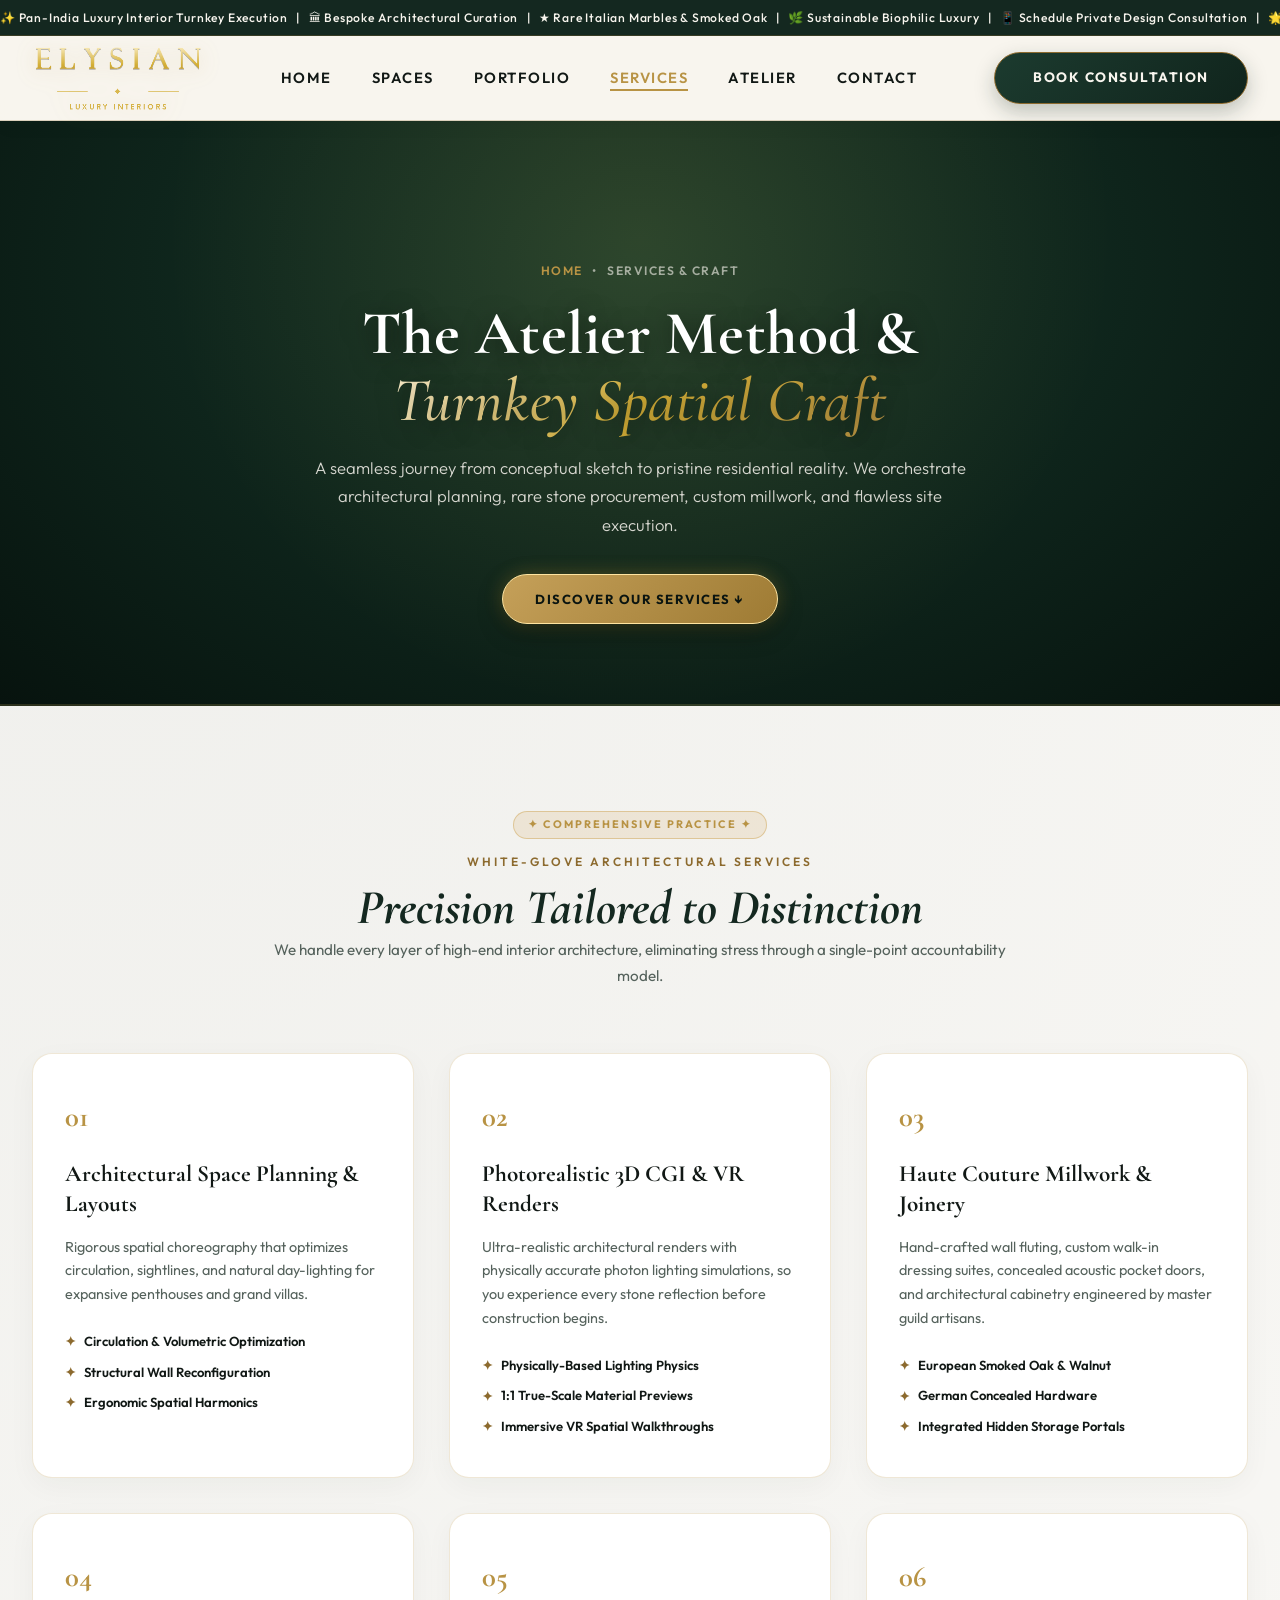
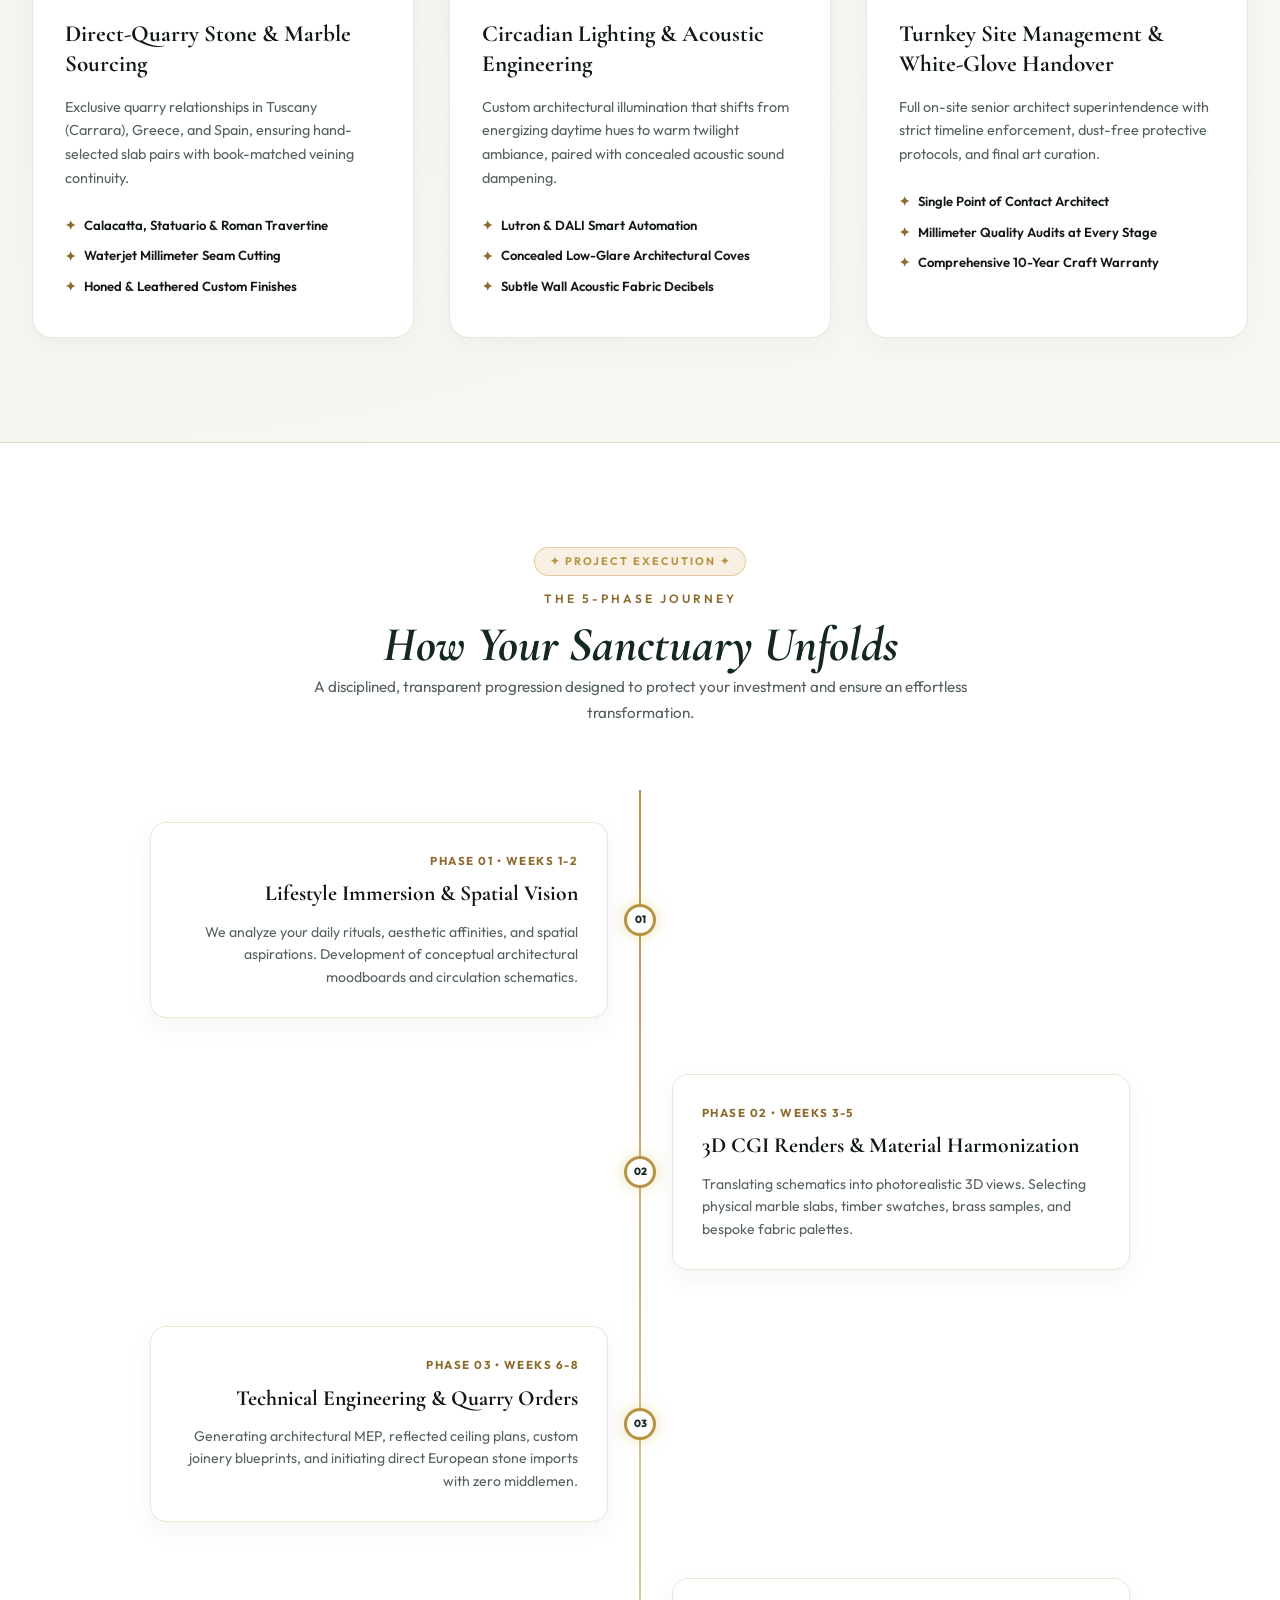
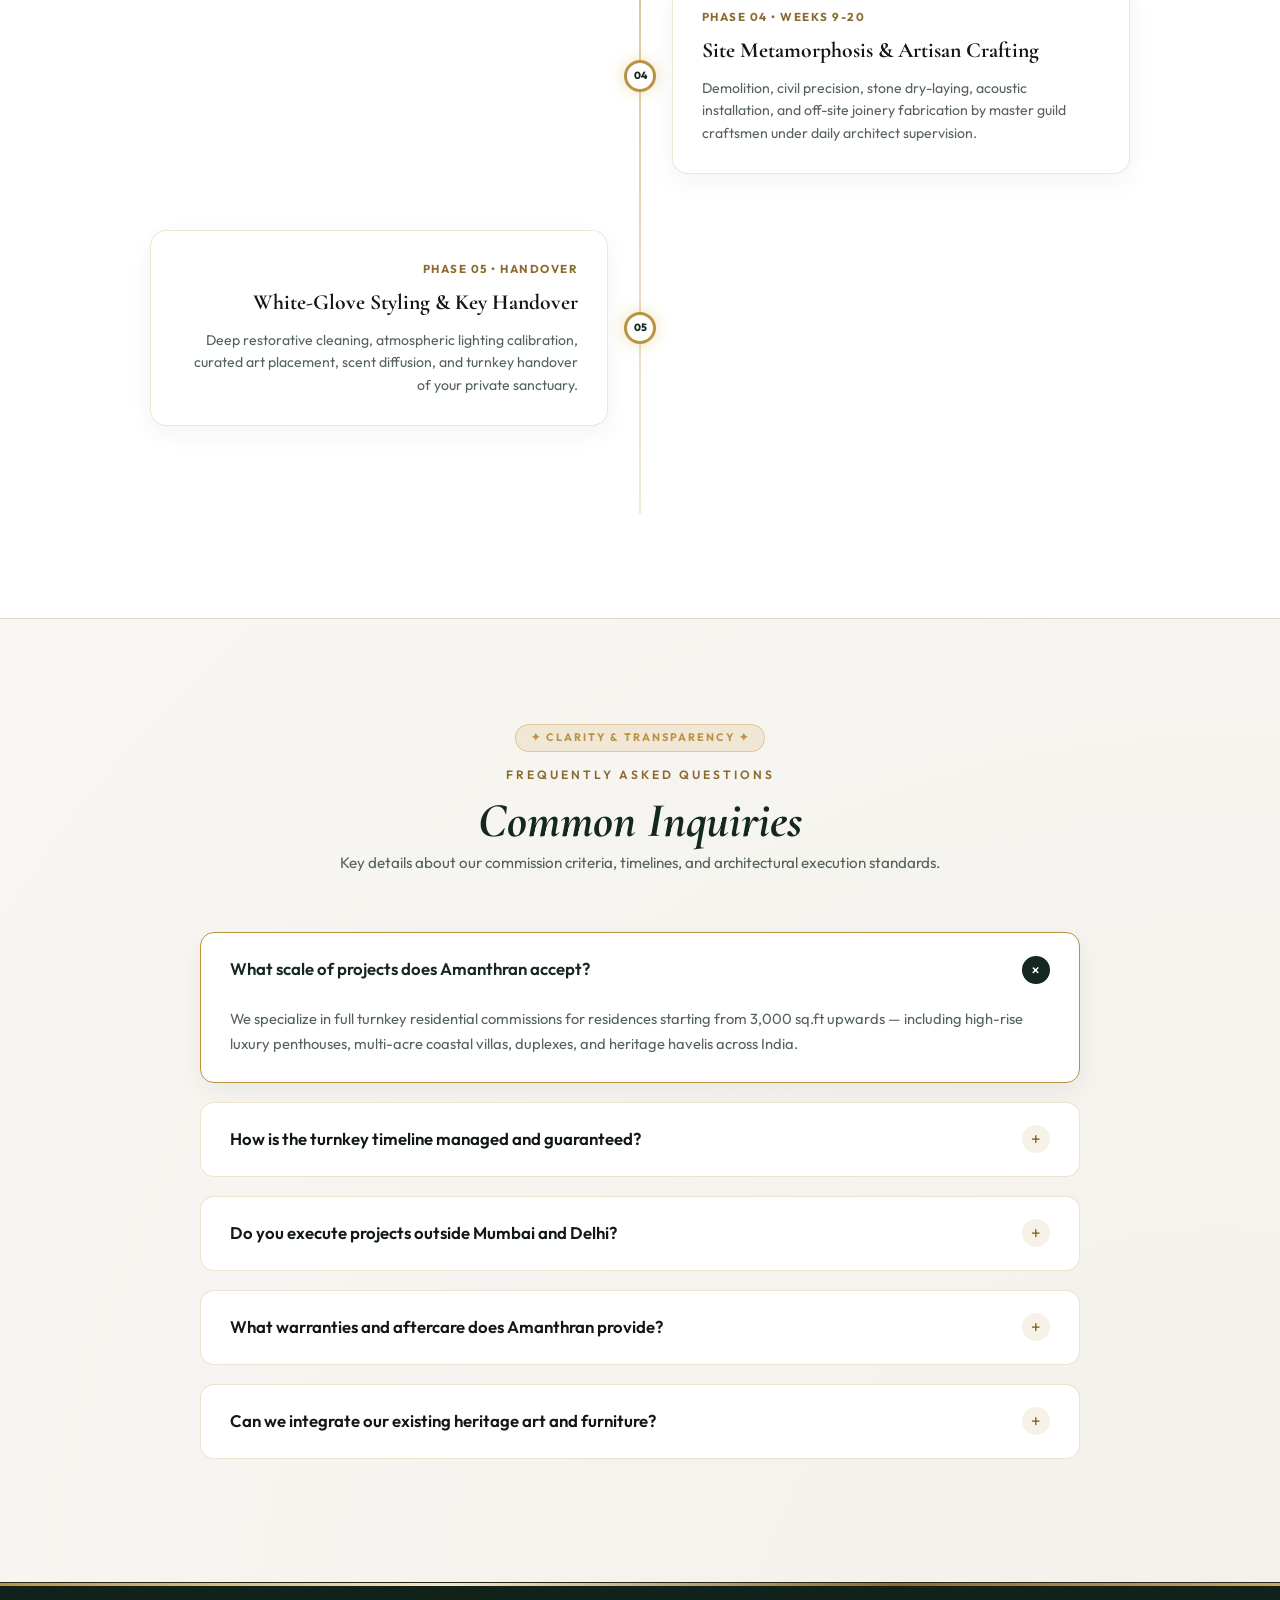
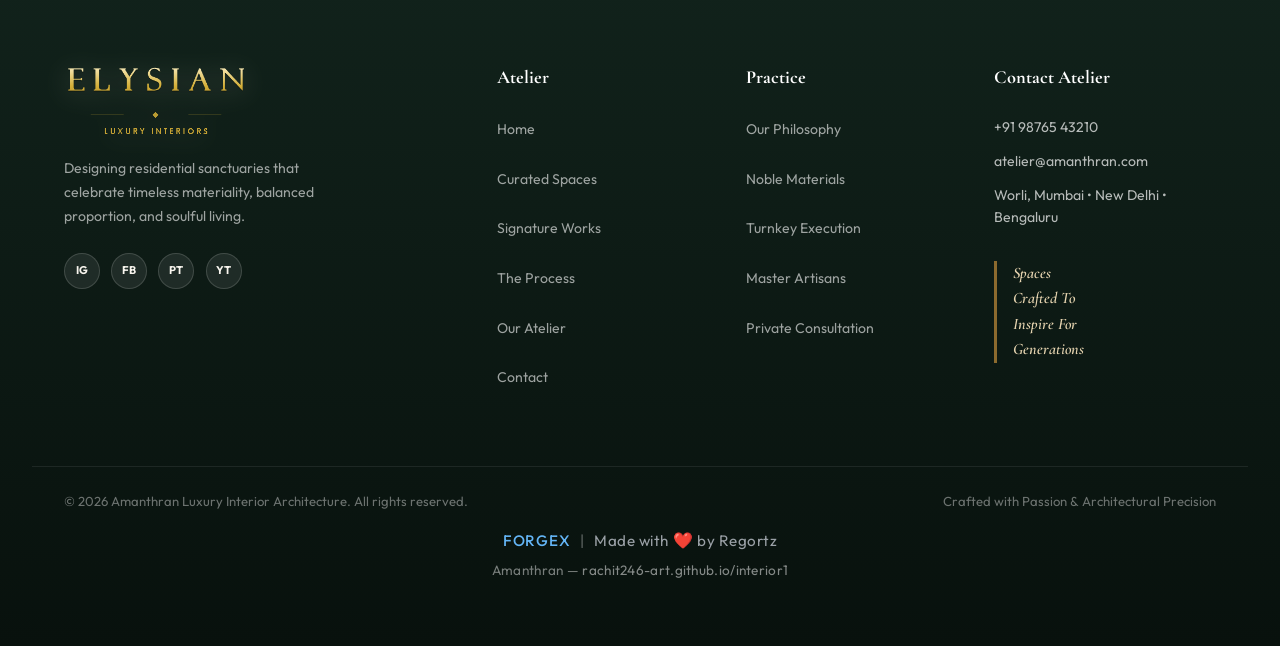
<file: services.html>
<!DOCTYPE html>
<html lang="en">
<head>
    <meta charset="UTF-8">
    <meta name="viewport" content="width=device-width, initial-scale=1.0">
    <title>Services &amp; Turnkey Process | Amanthran Luxury Interior Architecture</title>
    <meta name="description" content="Discover our turnkey interior architectural services, from spatial layout planning and 3D VR visualization to rare stone sourcing and white-glove site delivery.">
    <link href="https://fonts.googleapis.com/css2?family=Cormorant+Garamond:ital,wght@0,500;0,600;0,700;1,600;1,700&family=Outfit:wght@300;400;500;600;700;800&display=swap" rel="stylesheet">
    <link rel="stylesheet" href="styles.css">
</head>
<body>

    <!-- Sliding Announcement Bar -->
    <div class="announcement-bar">
        <div class="marquee-track">
            <span>&#10024; Pan-India Luxury Interior Turnkey Execution &nbsp;&nbsp;|&nbsp;&nbsp; &#127963; Bespoke Architectural Curation &nbsp;&nbsp;|&nbsp;&nbsp; &#9733; Rare Italian Marbles &amp; Smoked Oak &nbsp;&nbsp;|&nbsp;&nbsp; &#127807; Sustainable Biophilic Luxury &nbsp;&nbsp;|&nbsp;&nbsp; &#128241; Schedule Private Design Consultation &nbsp;&nbsp;|&nbsp;&nbsp; &#127775; Award-Winning Residential Studios</span>
        </div>
    </div>

    <!-- Navigation Bar -->
    <nav id="navbar">
        <div class="nav-container">
            <a href="index.html" class="logo">
                <img src="assets/Logo.png" alt="Elysian - Luxury Interior Architecture" class="nav-logo-img">
            </a>
            <ul class="nav-links" id="navLinks">
                <li><a href="index.html">Home</a></li>
                <li><a href="spaces.html">Spaces</a></li>
                <li><a href="portfolio.html">Portfolio</a></li>
                <li><a href="services.html" class="active">Services</a></li>
                <li><a href="about.html">Atelier</a></li>
                <li><a href="contact.html">Contact</a></li>
            </ul>
            <div class="nav-actions">
                <a href="contact.html" class="btn btn-primary nav-contact-btn">Book Consultation</a>
                <button class="icon-btn hamburger" id="hamburger" aria-label="Menu">&#9776;</button>
            </div>
        </div>
    </nav>

    <!-- Page Hero Banner -->
    <header class="page-hero">
        <div class="page-hero-glow" aria-hidden="true"></div>
        <div class="page-hero-inner">
            <div class="page-breadcrumb">
                <a href="index.html">Home</a>
                <span>&bull;</span>
                <span>Services &amp; Craft</span>
            </div>
            <h1 class="page-title">The Atelier Method &amp;<br><em>Turnkey Spatial Craft</em></h1>
            <p class="page-subtitle">A seamless journey from conceptual sketch to pristine residential reality. We orchestrate architectural planning, rare stone procurement, custom millwork, and flawless site execution.</p>
            <div class="hero-actions">
                <a href="#services-list" class="btn btn-hero-gold">Discover Our Services &#8595;</a>
            </div>
        </div>
    </header>

    <!-- 6 Core Services Grid -->
    <main class="inner-section" id="services-list">
        <div class="inner-container">
            <div style="text-align:center;max-width:760px;margin:0 auto 4rem;">
                <span class="process-pill">&#10022; Comprehensive Practice &#10022;</span>
                <p class="sec-label" style="margin-top:0.8rem;">White-Glove Architectural Services</p>
                <h2 style="font-family:var(--font-serif);font-size:clamp(2.2rem,3.8vw,3.2rem);">Precision Tailored to Distinction</h2>
                <p style="color:var(--text-muted);font-size:0.95rem;line-height:1.7;">We handle every layer of high-end interior architecture, eliminating stress through a single-point accountability model.</p>
            </div>

            <div class="services-flow-grid">
                
                <!-- Service 1 -->
                <div class="service-box reveal">
                    <div class="s-num">01</div>
                    <h3>Architectural Space Planning &amp; Layouts</h3>
                    <p>Rigorous spatial choreography that optimizes circulation, sightlines, and natural day-lighting for expansive penthouses and grand villas.</p>
                    <ul class="service-perks">
                        <li>Circulation &amp; Volumetric Optimization</li>
                        <li>Structural Wall Reconfiguration</li>
                        <li>Ergonomic Spatial Harmonics</li>
                    </ul>
                </div>

                <!-- Service 2 -->
                <div class="service-box reveal reveal-delay-1">
                    <div class="s-num">02</div>
                    <h3>Photorealistic 3D CGI &amp; VR Renders</h3>
                    <p>Ultra-realistic architectural renders with physically accurate photon lighting simulations, so you experience every stone reflection before construction begins.</p>
                    <ul class="service-perks">
                        <li>Physically-Based Lighting Physics</li>
                        <li>1:1 True-Scale Material Previews</li>
                        <li>Immersive VR Spatial Walkthroughs</li>
                    </ul>
                </div>

                <!-- Service 3 -->
                <div class="service-box reveal reveal-delay-2">
                    <div class="s-num">03</div>
                    <h3>Haute Couture Millwork &amp; Joinery</h3>
                    <p>Hand-crafted wall fluting, custom walk-in dressing suites, concealed acoustic pocket doors, and architectural cabinetry engineered by master guild artisans.</p>
                    <ul class="service-perks">
                        <li>European Smoked Oak &amp; Walnut</li>
                        <li>German Concealed Hardware</li>
                        <li>Integrated Hidden Storage Portals</li>
                    </ul>
                </div>

                <!-- Service 4 -->
                <div class="service-box reveal" id="materials">
                    <div class="s-num">04</div>
                    <h3>Direct-Quarry Stone &amp; Marble Sourcing</h3>
                    <p>Exclusive quarry relationships in Tuscany (Carrara), Greece, and Spain, ensuring hand-selected slab pairs with book-matched veining continuity.</p>
                    <ul class="service-perks">
                        <li>Calacatta, Statuario &amp; Roman Travertine</li>
                        <li>Waterjet Millimeter Seam Cutting</li>
                        <li>Honed &amp; Leathered Custom Finishes</li>
                    </ul>
                </div>

                <!-- Service 5 -->
                <div class="service-box reveal reveal-delay-1">
                    <div class="s-num">05</div>
                    <h3>Circadian Lighting &amp; Acoustic Engineering</h3>
                    <p>Custom architectural illumination that shifts from energizing daytime hues to warm twilight ambiance, paired with concealed acoustic sound dampening.</p>
                    <ul class="service-perks">
                        <li>Lutron &amp; DALI Smart Automation</li>
                        <li>Concealed Low-Glare Architectural Coves</li>
                        <li>Subtle Wall Acoustic Fabric Decibels</li>
                    </ul>
                </div>

                <!-- Service 6 -->
                <div class="service-box reveal reveal-delay-2">
                    <div class="s-num">06</div>
                    <h3>Turnkey Site Management &amp; White-Glove Handover</h3>
                    <p>Full on-site senior architect superintendence with strict timeline enforcement, dust-free protective protocols, and final art curation.</p>
                    <ul class="service-perks">
                        <li>Single Point of Contact Architect</li>
                        <li>Millimeter Quality Audits at Every Stage</li>
                        <li>Comprehensive 10-Year Craft Warranty</li>
                    </ul>
                </div>

            </div>
        </div>
    </main>

    <!-- 5-Phase Interactive Architectural Journey Timeline -->
    <section class="inner-section" style="background:#FFFFFF;border-top:1px solid var(--border-gold);border-bottom:1px solid var(--border-gold);" id="phases">
        <div class="inner-container">
            <div style="text-align:center;max-width:760px;margin:0 auto;">
                <span class="process-pill">&#10022; Project Execution &#10022;</span>
                <p class="sec-label" style="margin-top:0.8rem;">The 5-Phase Journey</p>
                <h2 style="font-family:var(--font-serif);font-size:clamp(2.2rem,3.8vw,3.2rem);">How Your Sanctuary Unfolds</h2>
                <p style="color:var(--text-muted);font-size:0.95rem;line-height:1.7;">A disciplined, transparent progression designed to protect your investment and ensure an effortless transformation.</p>
            </div>

            <div class="phases-timeline">
                
                <!-- Phase 1 -->
                <div class="phase-node reveal">
                    <div class="phase-content">
                        <div class="phase-card">
                            <div class="phase-tag">Phase 01 &bull; Weeks 1-2</div>
                            <h4>Lifestyle Immersion &amp; Spatial Vision</h4>
                            <p>We analyze your daily rituals, aesthetic affinities, and spatial aspirations. Development of conceptual architectural moodboards and circulation schematics.</p>
                        </div>
                    </div>
                    <div class="phase-pin">01</div>
                    <div class="phase-spacer"></div>
                </div>

                <!-- Phase 2 -->
                <div class="phase-node reveal">
                    <div class="phase-spacer"></div>
                    <div class="phase-pin">02</div>
                    <div class="phase-content">
                        <div class="phase-card">
                            <div class="phase-tag">Phase 02 &bull; Weeks 3-5</div>
                            <h4>3D CGI Renders &amp; Material Harmonization</h4>
                            <p>Translating schematics into photorealistic 3D views. Selecting physical marble slabs, timber swatches, brass samples, and bespoke fabric palettes.</p>
                        </div>
                    </div>
                </div>

                <!-- Phase 3 -->
                <div class="phase-node reveal">
                    <div class="phase-content">
                        <div class="phase-card">
                            <div class="phase-tag">Phase 03 &bull; Weeks 6-8</div>
                            <h4>Technical Engineering &amp; Quarry Orders</h4>
                            <p>Generating architectural MEP, reflected ceiling plans, custom joinery blueprints, and initiating direct European stone imports with zero middlemen.</p>
                        </div>
                    </div>
                    <div class="phase-pin">03</div>
                    <div class="phase-spacer"></div>
                </div>

                <!-- Phase 4 -->
                <div class="phase-node reveal">
                    <div class="phase-spacer"></div>
                    <div class="phase-pin">04</div>
                    <div class="phase-content">
                        <div class="phase-card">
                            <div class="phase-tag">Phase 04 &bull; Weeks 9-20</div>
                            <h4>Site Metamorphosis &amp; Artisan Crafting</h4>
                            <p>Demolition, civil precision, stone dry-laying, acoustic installation, and off-site joinery fabrication by master guild craftsmen under daily architect supervision.</p>
                        </div>
                    </div>
                </div>

                <!-- Phase 5 -->
                <div class="phase-node reveal">
                    <div class="phase-content">
                        <div class="phase-card">
                            <div class="phase-tag">Phase 05 &bull; Handover</div>
                            <h4>White-Glove Styling &amp; Key Handover</h4>
                            <p>Deep restorative cleaning, atmospheric lighting calibration, curated art placement, scent diffusion, and turnkey handover of your private sanctuary.</p>
                        </div>
                    </div>
                    <div class="phase-pin">05</div>
                    <div class="phase-spacer"></div>
                </div>

            </div>
        </div>
    </section>

    <!-- FAQ Accordion Section -->
    <section class="inner-section">
        <div class="inner-container">
            <div style="text-align:center;max-width:760px;margin:0 auto;">
                <span class="process-pill">&#10022; Clarity &amp; Transparency &#10022;</span>
                <p class="sec-label" style="margin-top:0.8rem;">Frequently Asked Questions</p>
                <h2 style="font-family:var(--font-serif);font-size:clamp(2.2rem,3.8vw,3.2rem);">Common Inquiries</h2>
                <p style="color:var(--text-muted);font-size:0.95rem;line-height:1.7;">Key details about our commission criteria, timelines, and architectural execution standards.</p>
            </div>

            <div class="faq-wrap">
                
                <div class="faq-item active">
                    <div class="faq-header">
                        <h4>What scale of projects does Amanthran accept?</h4>
                        <div class="faq-icon">+</div>
                    </div>
                    <div class="faq-body">
                        <p>We specialize in full turnkey residential commissions for residences starting from 3,000 sq.ft upwards — including high-rise luxury penthouses, multi-acre coastal villas, duplexes, and heritage havelis across India.</p>
                    </div>
                </div>

                <div class="faq-item">
                    <div class="faq-header">
                        <h4>How is the turnkey timeline managed and guaranteed?</h4>
                        <div class="faq-icon">+</div>
                    </div>
                    <div class="faq-body">
                        <p>Every commission is assigned a dedicated Senior Project Architect and a detailed Gantt timeline with defined milestones. We order imported stones and fabricate joinery concurrently off-site, reducing on-site construction time by up to 40%.</p>
                    </div>
                </div>

                <div class="faq-item">
                    <div class="faq-header">
                        <h4>Do you execute projects outside Mumbai and Delhi?</h4>
                        <div class="faq-icon">+</div>
                    </div>
                    <div class="faq-body">
                        <p>Yes. We operate full-fledged studios in Mumbai, New Delhi, and Bengaluru, with commissioned projects completed in Goa, Hyderabad, Pune, Jaipur, Alibaug, and Chennai.</p>
                    </div>
                </div>

                <div class="faq-item">
                    <div class="faq-header">
                        <h4>What warranties and aftercare does Amanthran provide?</h4>
                        <div class="faq-icon">+</div>
                    </div>
                    <div class="faq-body">
                        <p>All bespoke woodwork, stone installations, and turnkey craftsmanship carry our 10-Year Atelier Craft Warranty. In addition, we provide a 1-year complimentary biannual maintenance and material polishing check.</p>
                    </div>
                </div>

                <div class="faq-item">
                    <div class="faq-header">
                        <h4>Can we integrate our existing heritage art and furniture?</h4>
                        <div class="faq-icon">+</div>
                    </div>
                    <div class="faq-body">
                        <p>Absolutely. We celebrate family heirlooms and heritage art pieces by creating tailored architectural niches, museum-grade spotlights, and harmonizing modern noble materials around them.</p>
                    </div>
                </div>

            </div>
        </div>
    </section>

    <!-- Footer -->
    <footer>
        <div class="footer-content">
            <div class="footer-brand">
                <a href="index.html" class="logo">
                    <img src="assets/Logo.png" alt="Elysian - Luxury Interior Architecture" class="footer-logo-img">
                </a>
                <p>Designing residential sanctuaries that celebrate timeless materiality, balanced proportion, and soulful living.</p>
                <div class="footer-socials">
                    <a href="#" class="soc" aria-label="Instagram">IG</a>
                    <a href="#" class="soc" aria-label="Facebook">FB</a>
                    <a href="#" class="soc" aria-label="Pinterest">PT</a>
                    <a href="#" class="soc" aria-label="YouTube">YT</a>
                </div>
            </div>
            <div class="footer-links">
                <h4>Atelier</h4>
                <ul>
                    <li><a href="index.html">Home</a></li>
                    <li><a href="spaces.html">Curated Spaces</a></li>
                    <li><a href="portfolio.html">Signature Works</a></li>
                    <li><a href="services.html">The Process</a></li>
                    <li><a href="about.html">Our Atelier</a></li>
                    <li><a href="contact.html">Contact</a></li>
                </ul>
            </div>
            <div class="footer-links">
                <h4>Practice</h4>
                <ul>
                    <li><a href="about.html">Our Philosophy</a></li>
                    <li><a href="services.html#materials">Noble Materials</a></li>
                    <li><a href="services.html#phases">Turnkey Execution</a></li>
                    <li><a href="about.html#guild">Master Artisans</a></li>
                    <li><a href="contact.html">Private Consultation</a></li>
                </ul>
            </div>
            <div class="footer-newsletter">
                <h4>Contact Atelier</h4>
                <ul style="list-style:none;display:flex;flex-direction:column;gap:.7rem;">
                    <li style="font-size:.88rem;color:rgba(255,255,255,.7);">+91 98765 43210</li>
                    <li style="font-size:.88rem;color:rgba(255,255,255,.7);">atelier@amanthran.com</li>
                    <li style="font-size:.88rem;color:rgba(255,255,255,.7);">Worli, Mumbai &bull; New Delhi &bull; Bengaluru</li>
                </ul>
                <div class="footer-tagline-box"><p>Spaces<br>Crafted To<br>Inspire For<br>Generations</p></div>
            </div>
        </div>
        <div class="footer-bottom">
            <p>&copy; 2026 Amanthran Luxury Interior Architecture. All rights reserved.</p>
            <p>Crafted with Passion &amp; Architectural Precision</p>
            <p class="footer-credit"><span class="credit-forgex">FORGEX</span> <span class="credit-sep">|</span> Made with <span class="heart">❤️</span> by Regortz</p>
            <p class="footer-site-name">Amanthran &mdash; <a href="https://rachit246-art.github.io/interior1/" target="_blank" rel="noopener">rachit246-art.github.io/interior1</a></p>
        </div>
    </footer>

    <script src="script.js"></script>
</body>
</html>
</file>
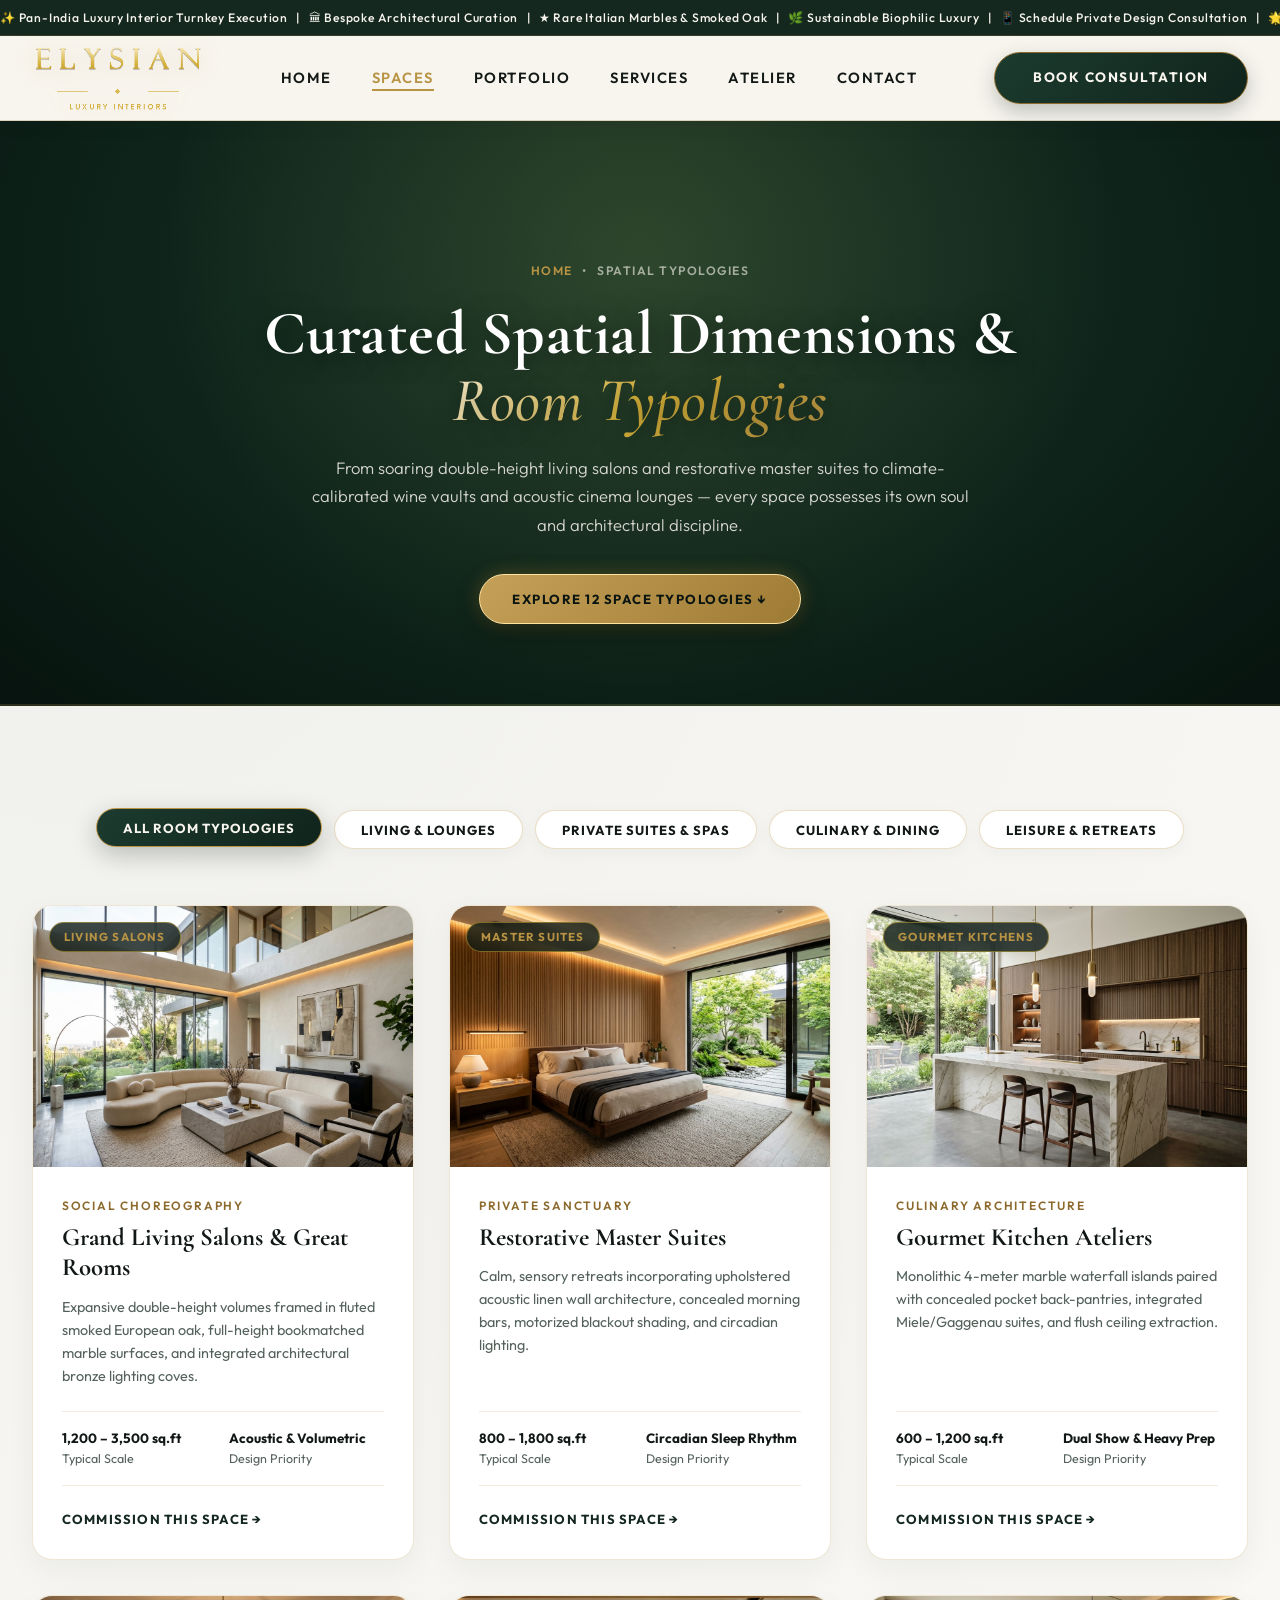
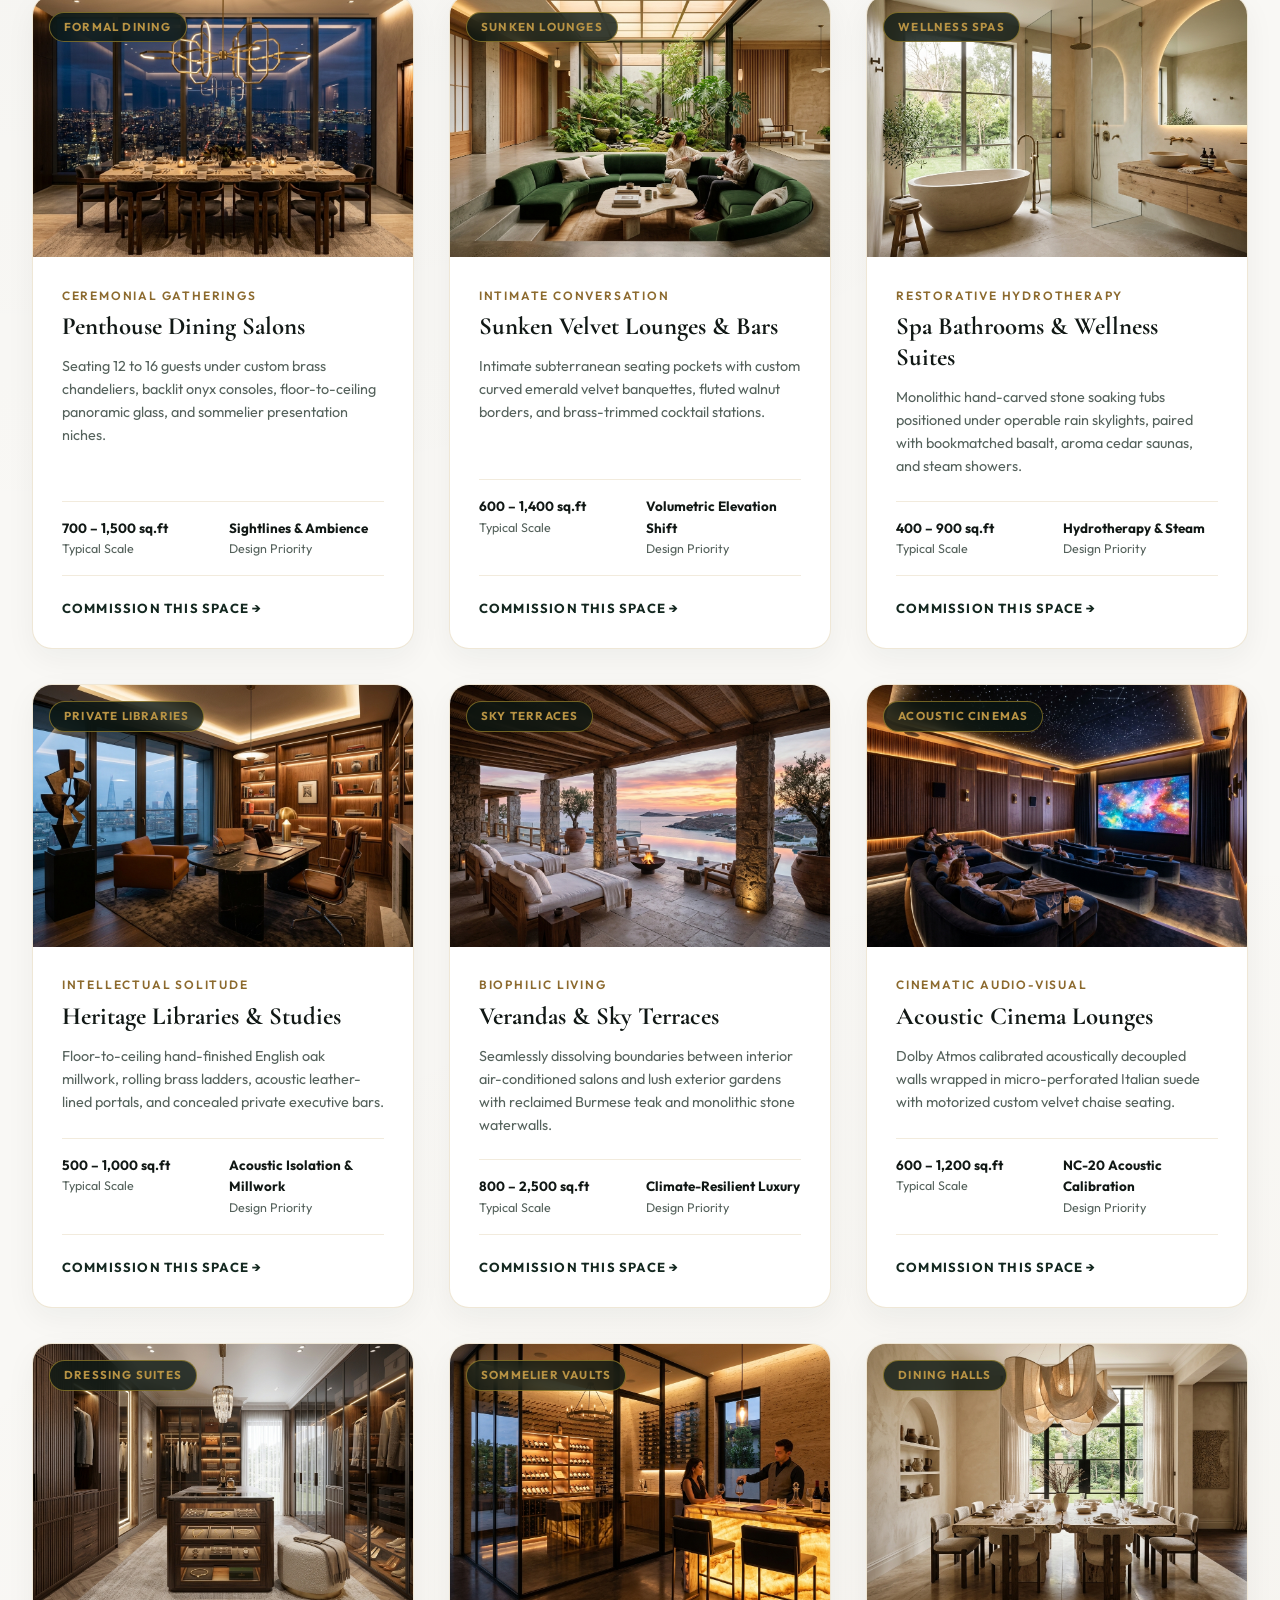
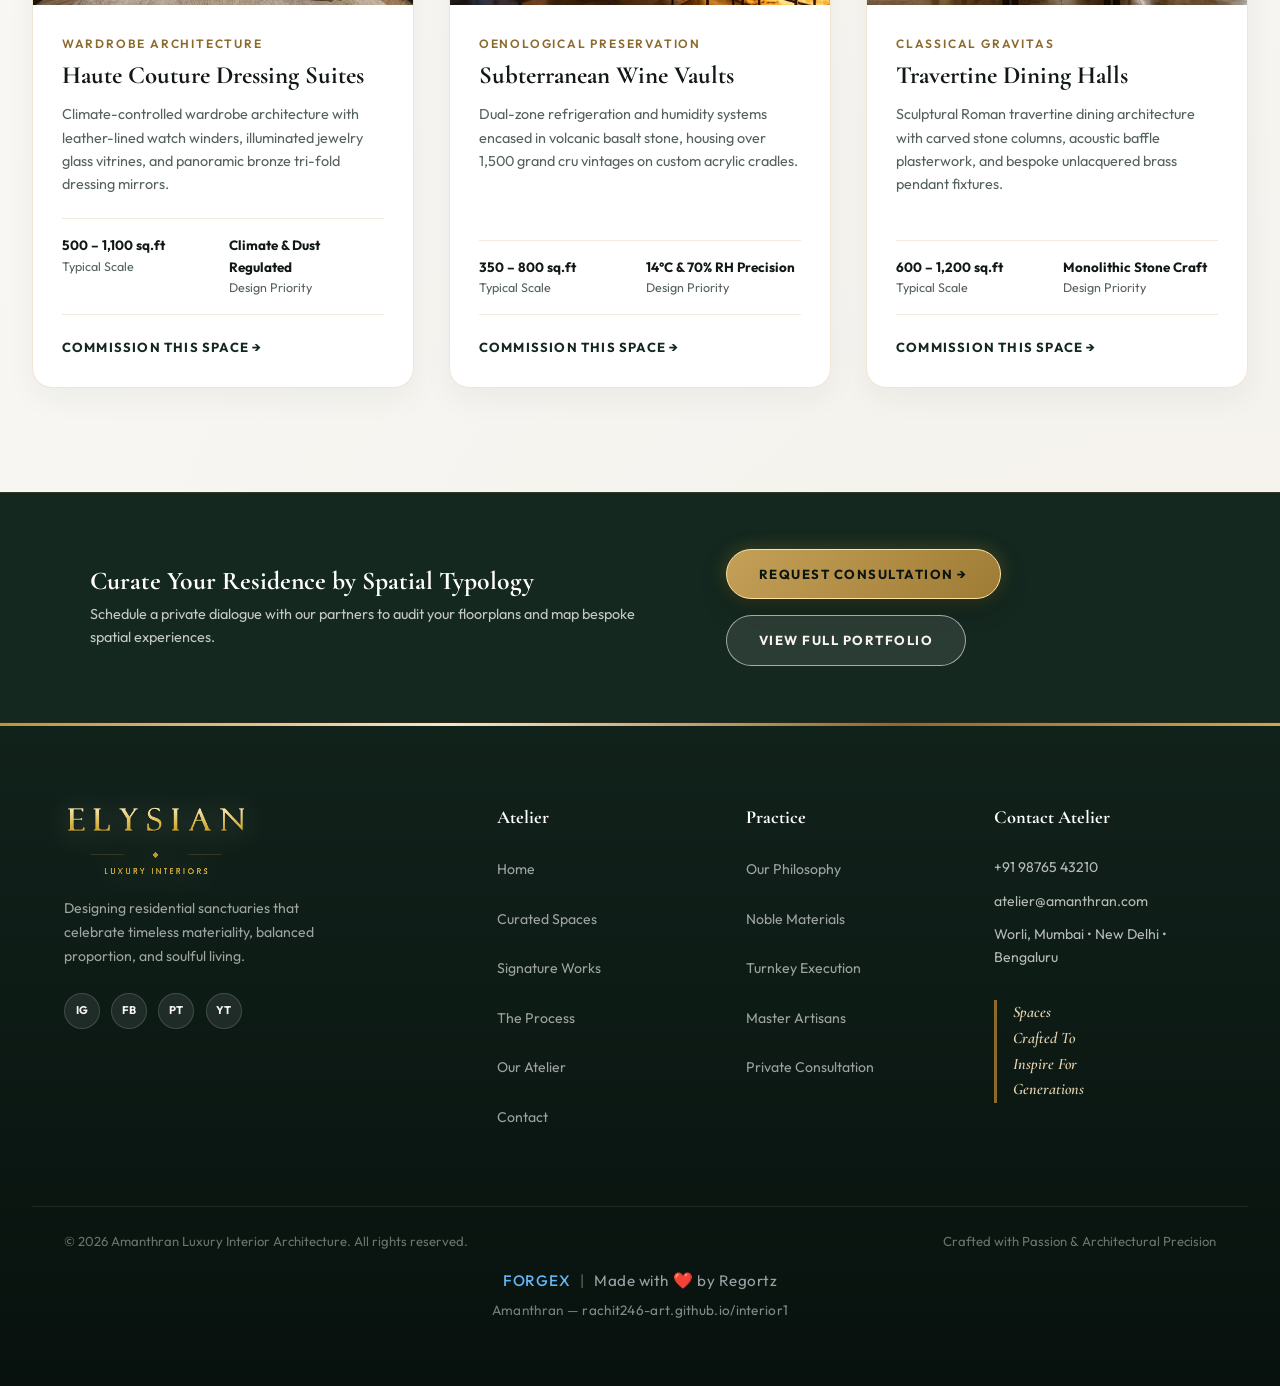
<file: spaces.html>
<!DOCTYPE html>
<html lang="en">
<head>
    <meta charset="UTF-8">
    <meta name="viewport" content="width=device-width, initial-scale=1.0">
    <title>Curated Spatial Typologies | Amanthran Luxury Interior Architecture</title>
    <meta name="description" content="Explore our specialized spatial curation across residential typologies — from grand living salons and master suites to private theatres and subterranean wine cellars.">
    <link href="https://fonts.googleapis.com/css2?family=Cormorant+Garamond:ital,wght@0,500;0,600;0,700;1,600;1,700&family=Outfit:wght@300;400;500;600;700;800&display=swap" rel="stylesheet">
    <link rel="stylesheet" href="styles.css">
</head>
<body>

    <!-- Sliding Announcement Bar -->
    <div class="announcement-bar">
        <div class="marquee-track">
            <span>&#10024; Pan-India Luxury Interior Turnkey Execution &nbsp;&nbsp;|&nbsp;&nbsp; &#127963; Bespoke Architectural Curation &nbsp;&nbsp;|&nbsp;&nbsp; &#9733; Rare Italian Marbles &amp; Smoked Oak &nbsp;&nbsp;|&nbsp;&nbsp; &#127807; Sustainable Biophilic Luxury &nbsp;&nbsp;|&nbsp;&nbsp; &#128241; Schedule Private Design Consultation &nbsp;&nbsp;|&nbsp;&nbsp; &#127775; Award-Winning Residential Studios</span>
        </div>
    </div>

    <!-- Navigation Bar -->
    <nav id="navbar">
        <div class="nav-container">
            <a href="index.html" class="logo">
                <img src="assets/Logo.png" alt="Elysian - Luxury Interior Architecture" class="nav-logo-img">
            </a>
            <ul class="nav-links" id="navLinks">
                <li><a href="index.html">Home</a></li>
                <li><a href="spaces.html" class="active">Spaces</a></li>
                <li><a href="portfolio.html">Portfolio</a></li>
                <li><a href="services.html">Services</a></li>
                <li><a href="about.html">Atelier</a></li>
                <li><a href="contact.html">Contact</a></li>
            </ul>
            <div class="nav-actions">
                <a href="contact.html" class="btn btn-primary nav-contact-btn">Book Consultation</a>
                <button class="icon-btn hamburger" id="hamburger" aria-label="Menu">&#9776;</button>
            </div>
        </div>
    </nav>

    <!-- Page Hero Banner -->
    <header class="page-hero">
        <div class="page-hero-glow" aria-hidden="true"></div>
        <div class="page-hero-inner">
            <div class="page-breadcrumb">
                <a href="index.html">Home</a>
                <span>&bull;</span>
                <span>Spatial Typologies</span>
            </div>
            <h1 class="page-title">Curated Spatial Dimensions &amp;<br><em>Room Typologies</em></h1>
            <p class="page-subtitle">From soaring double-height living salons and restorative master suites to climate-calibrated wine vaults and acoustic cinema lounges &mdash; every space possesses its own soul and architectural discipline.</p>
            <div class="hero-actions">
                <a href="#typologies" class="btn btn-hero-gold">Explore 12 Space Typologies &#8595;</a>
            </div>
        </div>
    </header>

    <!-- Interactive Spaces Typologies Showcase -->
    <main class="inner-section" id="typologies">
        <div class="inner-container">
            
            <!-- Filter Bar for Spaces -->
            <div class="filter-bar-wrap">
                <button class="filter-pill active" data-filter="all">All Room Typologies</button>
                <button class="filter-pill" data-filter="living">Living &amp; Lounges</button>
                <button class="filter-pill" data-filter="private">Private Suites &amp; Spas</button>
                <button class="filter-pill" data-filter="culinary">Culinary &amp; Dining</button>
                <button class="filter-pill" data-filter="leisure">Leisure &amp; Retreats</button>
            </div>

            <!-- Spatial Typology Cards Grid -->
            <div class="projects-grid">
                
                <!-- Space 1: Living Salons -->
                <article class="project-card reveal" data-category="living">
                    <div class="project-media">
                        <img src="assets/Products/living_lounge.png" alt="Grand Living Salons">
                        <span class="project-badge">Living Salons</span>
                    </div>
                    <div class="project-body">
                        <span class="project-location">Social Choreography</span>
                        <h3>Grand Living Salons &amp; Great Rooms</h3>
                        <p>Expansive double-height volumes framed in fluted smoked European oak, full-height bookmatched marble surfaces, and integrated architectural bronze lighting coves.</p>
                        <div class="project-specs">
                            <div class="spec-item"><strong>1,200 &ndash; 3,500 sq.ft</strong> Typical Scale</div>
                            <div class="spec-item"><strong>Acoustic &amp; Volumetric</strong> Design Priority</div>
                        </div>
                        <div class="project-cta">
                            <a href="contact.html" class="project-link">Commission This Space &#8594;</a>
                        </div>
                    </div>
                </article>

                <!-- Space 2: Master Bedroom Suites -->
                <article class="project-card reveal reveal-delay-1" data-category="private">
                    <div class="project-media">
                        <img src="assets/Products/bedroom_suite.png" alt="Master Bedroom Suites">
                        <span class="project-badge">Master Suites</span>
                    </div>
                    <div class="project-body">
                        <span class="project-location">Private Sanctuary</span>
                        <h3>Restorative Master Suites</h3>
                        <p>Calm, sensory retreats incorporating upholstered acoustic linen wall architecture, concealed morning bars, motorized blackout shading, and circadian lighting.</p>
                        <div class="project-specs">
                            <div class="spec-item"><strong>800 &ndash; 1,800 sq.ft</strong> Typical Scale</div>
                            <div class="spec-item"><strong>Circadian Sleep Rhythm</strong> Design Priority</div>
                        </div>
                        <div class="project-cta">
                            <a href="contact.html" class="project-link">Commission This Space &#8594;</a>
                        </div>
                    </div>
                </article>

                <!-- Space 3: Gourmet Kitchen Ateliers -->
                <article class="project-card reveal reveal-delay-2" data-category="culinary">
                    <div class="project-media">
                        <img src="assets/Products/kitchen_marble.png" alt="Gourmet Kitchen Ateliers">
                        <span class="project-badge">Gourmet Kitchens</span>
                    </div>
                    <div class="project-body">
                        <span class="project-location">Culinary Architecture</span>
                        <h3>Gourmet Kitchen Ateliers</h3>
                        <p>Monolithic 4-meter marble waterfall islands paired with concealed pocket back-pantries, integrated Miele/Gaggenau suites, and flush ceiling extraction.</p>
                        <div class="project-specs">
                            <div class="spec-item"><strong>600 &ndash; 1,200 sq.ft</strong> Typical Scale</div>
                            <div class="spec-item"><strong>Dual Show &amp; Heavy Prep</strong> Design Priority</div>
                        </div>
                        <div class="project-cta">
                            <a href="contact.html" class="project-link">Commission This Space &#8594;</a>
                        </div>
                    </div>
                </article>

                <!-- Space 4: Formal & Penthouse Dining Salons -->
                <article class="project-card reveal" data-category="culinary">
                    <div class="project-media">
                        <img src="assets/Products/dining_penthouse.png" alt="Penthouse Dining Salons">
                        <span class="project-badge">Formal Dining</span>
                    </div>
                    <div class="project-body">
                        <span class="project-location">Ceremonial Gatherings</span>
                        <h3>Penthouse Dining Salons</h3>
                        <p>Seating 12 to 16 guests under custom brass chandeliers, backlit onyx consoles, floor-to-ceiling panoramic glass, and sommelier presentation niches.</p>
                        <div class="project-specs">
                            <div class="spec-item"><strong>700 &ndash; 1,500 sq.ft</strong> Typical Scale</div>
                            <div class="spec-item"><strong>Sightlines &amp; Ambience</strong> Design Priority</div>
                        </div>
                        <div class="project-cta">
                            <a href="contact.html" class="project-link">Commission This Space &#8594;</a>
                        </div>
                    </div>
                </article>

                <!-- Space 5: Sunken Velvet Lounges -->
                <article class="project-card reveal reveal-delay-1" data-category="living">
                    <div class="project-media">
                        <img src="assets/Products/lounge_sunken.png" alt="Sunken Velvet Lounges">
                        <span class="project-badge">Sunken Lounges</span>
                    </div>
                    <div class="project-body">
                        <span class="project-location">Intimate Conversation</span>
                        <h3>Sunken Velvet Lounges &amp; Bars</h3>
                        <p>Intimate subterranean seating pockets with custom curved emerald velvet banquettes, fluted walnut borders, and brass-trimmed cocktail stations.</p>
                        <div class="project-specs">
                            <div class="spec-item"><strong>600 &ndash; 1,400 sq.ft</strong> Typical Scale</div>
                            <div class="spec-item"><strong>Volumetric Elevation Shift</strong> Design Priority</div>
                        </div>
                        <div class="project-cta">
                            <a href="contact.html" class="project-link">Commission This Space &#8594;</a>
                        </div>
                    </div>
                </article>

                <!-- Space 6: Spa Bathrooms & Wellness Suites -->
                <article class="project-card reveal reveal-delay-2" data-category="private">
                    <div class="project-media">
                        <img src="assets/Products/spa_bathroom.png" alt="Spa Bathrooms &amp; Wellness">
                        <span class="project-badge">Wellness Spas</span>
                    </div>
                    <div class="project-body">
                        <span class="project-location">Restorative Hydrotherapy</span>
                        <h3>Spa Bathrooms &amp; Wellness Suites</h3>
                        <p>Monolithic hand-carved stone soaking tubs positioned under operable rain skylights, paired with bookmatched basalt, aroma cedar saunas, and steam showers.</p>
                        <div class="project-specs">
                            <div class="spec-item"><strong>400 &ndash; 900 sq.ft</strong> Typical Scale</div>
                            <div class="spec-item"><strong>Hydrotherapy &amp; Steam</strong> Design Priority</div>
                        </div>
                        <div class="project-cta">
                            <a href="contact.html" class="project-link">Commission This Space &#8594;</a>
                        </div>
                    </div>
                </article>

                <!-- Space 7: Private Libraries & Executive Studies -->
                <article class="project-card reveal" data-category="leisure">
                    <div class="project-media">
                        <img src="assets/Products/study_library.png" alt="Private Heritage Libraries">
                        <span class="project-badge">Private Libraries</span>
                    </div>
                    <div class="project-body">
                        <span class="project-location">Intellectual Solitude</span>
                        <h3>Heritage Libraries &amp; Studies</h3>
                        <p>Floor-to-ceiling hand-finished English oak millwork, rolling brass ladders, acoustic leather-lined portals, and concealed private executive bars.</p>
                        <div class="project-specs">
                            <div class="spec-item"><strong>500 &ndash; 1,000 sq.ft</strong> Typical Scale</div>
                            <div class="spec-item"><strong>Acoustic Isolation &amp; Millwork</strong> Design Priority</div>
                        </div>
                        <div class="project-cta">
                            <a href="contact.html" class="project-link">Commission This Space &#8594;</a>
                        </div>
                    </div>
                </article>

                <!-- Space 8: Verandas & Garden Pavilions -->
                <article class="project-card reveal reveal-delay-1" data-category="living">
                    <div class="project-media">
                        <img src="assets/Products/terrace_veranda.png" alt="Verandas &amp; Garden Pavilions">
                        <span class="project-badge">Sky Terraces</span>
                    </div>
                    <div class="project-body">
                        <span class="project-location">Biophilic Living</span>
                        <h3>Verandas &amp; Sky Terraces</h3>
                        <p>Seamlessly dissolving boundaries between interior air-conditioned salons and lush exterior gardens with reclaimed Burmese teak and monolithic stone waterwalls.</p>
                        <div class="project-specs">
                            <div class="spec-item"><strong>800 &ndash; 2,500 sq.ft</strong> Typical Scale</div>
                            <div class="spec-item"><strong>Climate-Resilient Luxury</strong> Design Priority</div>
                        </div>
                        <div class="project-cta">
                            <a href="contact.html" class="project-link">Commission This Space &#8594;</a>
                        </div>
                    </div>
                </article>

                <!-- Space 9: Private Acoustic Cinema Lounges -->
                <article class="project-card reveal reveal-delay-2" data-category="leisure">
                    <div class="project-media">
                        <img src="assets/Products/acoustic_cinema.png" alt="Acoustic Cinema Lounges">
                        <span class="project-badge">Acoustic Cinemas</span>
                    </div>
                    <div class="project-body">
                        <span class="project-location">Cinematic Audio-Visual</span>
                        <h3>Acoustic Cinema Lounges</h3>
                        <p>Dolby Atmos calibrated acoustically decoupled walls wrapped in micro-perforated Italian suede with motorized custom velvet chaise seating.</p>
                        <div class="project-specs">
                            <div class="spec-item"><strong>600 &ndash; 1,200 sq.ft</strong> Typical Scale</div>
                            <div class="spec-item"><strong>NC-20 Acoustic Calibration</strong> Design Priority</div>
                        </div>
                        <div class="project-cta">
                            <a href="contact.html" class="project-link">Commission This Space &#8594;</a>
                        </div>
                    </div>
                </article>

                <!-- Space 10: Haute Couture Dressing Suites -->
                <article class="project-card reveal" data-category="private">
                    <div class="project-media">
                        <img src="assets/Products/walkin_closet.png" alt="Haute Couture Dressing Suites">
                        <span class="project-badge">Dressing Suites</span>
                    </div>
                    <div class="project-body">
                        <span class="project-location">Wardrobe Architecture</span>
                        <h3>Haute Couture Dressing Suites</h3>
                        <p>Climate-controlled wardrobe architecture with leather-lined watch winders, illuminated jewelry glass vitrines, and panoramic bronze tri-fold dressing mirrors.</p>
                        <div class="project-specs">
                            <div class="spec-item"><strong>500 &ndash; 1,100 sq.ft</strong> Typical Scale</div>
                            <div class="spec-item"><strong>Climate &amp; Dust Regulated</strong> Design Priority</div>
                        </div>
                        <div class="project-cta">
                            <a href="contact.html" class="project-link">Commission This Space &#8594;</a>
                        </div>
                    </div>
                </article>

                <!-- Space 11: Subterranean Wine Vaults -->
                <article class="project-card reveal reveal-delay-1" data-category="leisure">
                    <div class="project-media">
                        <img src="assets/Products/wine_cellar.png" alt="Subterranean Wine Vaults">
                        <span class="project-badge">Sommelier Vaults</span>
                    </div>
                    <div class="project-body">
                        <span class="project-location">Oenological Preservation</span>
                        <h3>Subterranean Wine Vaults</h3>
                        <p>Dual-zone refrigeration and humidity systems encased in volcanic basalt stone, housing over 1,500 grand cru vintages on custom acrylic cradles.</p>
                        <div class="project-specs">
                            <div class="spec-item"><strong>350 &ndash; 800 sq.ft</strong> Typical Scale</div>
                            <div class="spec-item"><strong>14°C &amp; 70% RH Precision</strong> Design Priority</div>
                        </div>
                        <div class="project-cta">
                            <a href="contact.html" class="project-link">Commission This Space &#8594;</a>
                        </div>
                    </div>
                </article>

                <!-- Space 12: Travertine Dining Halls -->
                <article class="project-card reveal reveal-delay-2" data-category="culinary">
                    <div class="project-media">
                        <img src="assets/Products/dining_stone.png" alt="Travertine Dining Halls">
                        <span class="project-badge">Dining Halls</span>
                    </div>
                    <div class="project-body">
                        <span class="project-location">Classical Gravitas</span>
                        <h3>Travertine Dining Halls</h3>
                        <p>Sculptural Roman travertine dining architecture with carved stone columns, acoustic baffle plasterwork, and bespoke unlacquered brass pendant fixtures.</p>
                        <div class="project-specs">
                            <div class="spec-item"><strong>600 &ndash; 1,200 sq.ft</strong> Typical Scale</div>
                            <div class="spec-item"><strong>Monolithic Stone Craft</strong> Design Priority</div>
                        </div>
                        <div class="project-cta">
                            <a href="contact.html" class="project-link">Commission This Space &#8594;</a>
                        </div>
                    </div>
                </article>

            </div>
        </div>
    </main>

    <!-- Spatial Harmonization Banner -->
    <section class="newsletter-section" style="border-top:1px solid var(--border-gold);">
        <div class="nl-inner">
            <div class="nl-text">
                <h3>Curate Your Residence by Spatial Typology</h3>
                <p>Schedule a private dialogue with our partners to audit your floorplans and map bespoke spatial experiences.</p>
            </div>
            <div style="display:flex;align-items:center;gap:1rem;flex-wrap:wrap;">
                <a href="contact.html" class="btn btn-hero-gold">Request Consultation &#8594;</a>
                <a href="portfolio.html" class="btn btn-hero-glass">View Full Portfolio</a>
            </div>
        </div>
    </section>

    <!-- Footer -->
    <footer>
        <div class="footer-content">
            <div class="footer-brand">
                <a href="index.html" class="logo">
                    <img src="assets/Logo.png" alt="Elysian - Luxury Interior Architecture" class="footer-logo-img">
                </a>
                <p>Designing residential sanctuaries that celebrate timeless materiality, balanced proportion, and soulful living.</p>
                <div class="footer-socials">
                    <a href="#" class="soc" aria-label="Instagram">IG</a>
                    <a href="#" class="soc" aria-label="Facebook">FB</a>
                    <a href="#" class="soc" aria-label="Pinterest">PT</a>
                    <a href="#" class="soc" aria-label="YouTube">YT</a>
                </div>
            </div>
            <div class="footer-links">
                <h4>Atelier</h4>
                <ul>
                    <li><a href="index.html">Home</a></li>
                    <li><a href="spaces.html">Curated Spaces</a></li>
                    <li><a href="portfolio.html">Signature Works</a></li>
                    <li><a href="services.html">The Process</a></li>
                    <li><a href="about.html">Our Atelier</a></li>
                    <li><a href="contact.html">Contact</a></li>
                </ul>
            </div>
            <div class="footer-links">
                <h4>Practice</h4>
                <ul>
                    <li><a href="about.html">Our Philosophy</a></li>
                    <li><a href="services.html#materials">Noble Materials</a></li>
                    <li><a href="services.html#phases">Turnkey Execution</a></li>
                    <li><a href="about.html#guild">Master Artisans</a></li>
                    <li><a href="contact.html">Private Consultation</a></li>
                </ul>
            </div>
            <div class="footer-newsletter">
                <h4>Contact Atelier</h4>
                <ul style="list-style:none;display:flex;flex-direction:column;gap:.7rem;">
                    <li style="font-size:.88rem;color:rgba(255,255,255,.7);">+91 98765 43210</li>
                    <li style="font-size:.88rem;color:rgba(255,255,255,.7);">atelier@amanthran.com</li>
                    <li style="font-size:.88rem;color:rgba(255,255,255,.7);">Worli, Mumbai &bull; New Delhi &bull; Bengaluru</li>
                </ul>
                <div class="footer-tagline-box"><p>Spaces<br>Crafted To<br>Inspire For<br>Generations</p></div>
            </div>
        </div>
        <div class="footer-bottom">
            <p>&copy; 2026 Amanthran Luxury Interior Architecture. All rights reserved.</p>
            <p>Crafted with Passion &amp; Architectural Precision</p>
            <p class="footer-credit"><span class="credit-forgex">FORGEX</span> <span class="credit-sep">|</span> Made with <span class="heart">❤️</span> by Regortz</p>
            <p class="footer-site-name">Amanthran &mdash; <a href="https://rachit246-art.github.io/interior1/" target="_blank" rel="noopener">rachit246-art.github.io/interior1</a></p>
        </div>
    </footer>

    <script src="script.js"></script>
</body>
</html>
</file>
<file: styles.css>
/* ---- Sliding Announcement Bar ---- */
.announcement-bar {
    background: var(--crimson-main, #142820);
    color: #F8F5EE;
    height: 36px;
    width: 100%;
    max-width: 100vw;
    overflow: hidden;
    display: flex;
    align-items: center;
    position: sticky;
    top: 0;
    z-index: 1001;
    border-bottom: 1px solid rgba(140,106,46,0.3);
}

.marquee-track {
    display: flex;
    white-space: nowrap;
    animation: marquee-slide 28s linear infinite;
}

.marquee-track span {
    font-family: 'Outfit', sans-serif;
    font-size: 0.76rem;
    font-weight: 500;
    letter-spacing: 0.8px;
    color: #F8F5EE;
    padding-right: 4rem;
    display: inline-block;
}

.marquee-track:hover { animation-play-state: paused; }

@keyframes marquee-slide {
    0%   { transform: translateX(0); }
    100% { transform: translateX(-50%); }
}

/* ---- Root Variables ---- */
:root {
    --crimson-dark: #0A1612;
    --crimson-main: #142820; /* Haute Imperial Forest Emerald - Ultra Premium Interior Theme */
    --crimson-light: #1E3D31;
    --forest-main: #132E26; /* Forest Emerald from Banner 1 */
    --gold-primary: #8C6A2E; /* Warm Bronze Gold from Banner typography */
    --gold-bright: #B89344;
    --gold-light: #E6D4B0;
    --gold-foil: linear-gradient(135deg, #B89344 0%, #F3E7CA 35%, #8C6A2E 70%, #C9A75D 100%);
    --bg-cream: #F9F8F5; /* Architectural Alabaster Warm White */
    --bg-card: #FFFFFF;
    --border-gold: rgba(140, 106, 46, 0.25);
    --border-crimson: rgba(20, 40, 32, 0.2);
    --text-dark: #111815;
    --text-muted: #55625C;
    --font-primary: 'Outfit', sans-serif;
    --font-serif: 'Cormorant Garamond', serif;
    --nav-height: 85px;
}

* {
    margin: 0;
    padding: 0;
    box-sizing: border-box;
}

html {
    overflow-x: hidden;
    width: 100%;
    max-width: 100vw;
    scroll-behavior: smooth;
}

body {
    background-color: var(--bg-cream);
    background-image: 
        radial-gradient(circle at 5% 10%, rgba(20, 40, 32, 0.04) 0%, transparent 40%),
        radial-gradient(circle at 95% 90%, rgba(140, 106, 46, 0.05) 0%, transparent 40%);
    color: var(--text-dark);
    font-family: var(--font-primary);
    overflow-x: hidden;
    width: 100%;
    max-width: 100vw;
    position: relative;
    line-height: 1.6;
}

/* Animations */
.animate-on-scroll {
    opacity: 0;
    transform: translateY(40px);
    transition: opacity 0.8s cubic-bezier(0.16, 1, 0.3, 1), transform 0.8s cubic-bezier(0.16, 1, 0.3, 1);
}

.animate-on-scroll.in-view {
    opacity: 1;
    transform: translateY(0);
}

.delay-100 { transition-delay: 100ms; }
.delay-200 { transition-delay: 200ms; }
.delay-300 { transition-delay: 300ms; }
.delay-400 { transition-delay: 400ms; }
.delay-500 { transition-delay: 500ms; }

/* Typography matching Banners */
h1, h2, h3 {
    font-family: var(--font-serif);
    font-weight: 700;
    line-height: 1.2;
}

h2 {
    font-size: clamp(2.5rem, 4vw, 3.5rem);
    font-style: italic;
    color: var(--crimson-main); /* Rich reddish script title matching Banner 2 & 3 */
}

a {
    text-decoration: none;
    color: inherit;
    transition: all 0.3s ease;
}

/* Navigation */
#navbar {
    position: sticky;
    top: 36px;
    width: 100%;
    height: var(--nav-height);
    z-index: 1000;
    background: rgba(248, 245, 238, 0.95);
    backdrop-filter: blur(15px);
    border-bottom: 1px solid var(--border-gold);
    box-shadow: 0 4px 20px rgba(20, 40, 32, 0.04);
    transition: all 0.4s ease;
}

#navbar.scrolled {
    background: rgba(255, 255, 255, 0.98);
    box-shadow: 0 4px 25px rgba(20, 40, 32, 0.08);
}

.nav-container {
    max-width: 1400px;
    margin: 0 auto;
    padding: 0 2rem;
    height: 100%;
    display: flex;
    justify-content: space-between;
    align-items: center;
}

.logo {
    display: flex;
    align-items: center;
    gap: 0.8rem;
    cursor: pointer;
}

.logo-icon {
    font-size: 2.1rem;
    color: var(--crimson-main);
}

.logo-text {
    font-family: var(--font-primary);
    font-size: 1.31rem;
    font-weight: 800;
    letter-spacing: 2.5px;
    line-height: 1;
    color: var(--crimson-main);
}

.logo-text small {
    font-size: 0.65rem;
    color: var(--gold-primary);
    letter-spacing: 3px;
    font-weight: 600;
}

.nav-links {
    display: flex;
    list-style: none;
    gap: 2.5rem;
}

.nav-links a {
    position: relative;
    font-weight: 600;
    font-size: 0.92rem;
    text-transform: uppercase;
    letter-spacing: 1.5px;
    color: var(--text-dark, #2D3748);
    transition: color 0.3s ease;
    padding-bottom: 4px;
}

.nav-links a:hover,
.nav-links a.active {
    color: var(--gold-bright, #B89344) !important;
}

.nav-links a::after {
    content: '';
    position: absolute;
    bottom: 0;
    left: 0;
    width: 0%;
    height: 2px;
    background: var(--gold-bright, #B89344);
    transition: width 0.3s ease;
}

.nav-links a:hover::after,
.nav-links a.active::after {
    width: 100%;
}

.nav-actions {
    display: flex;
    align-items: center;
    gap: 1rem;
}

.nav-contact-btn {
    padding: 0.65rem 1.6rem;
    font-size: 0.8rem;
    letter-spacing: 1.2px;
}

.icon-btn {
    background: transparent;
    border: none;
    color: var(--crimson-main);
    font-size: 1.2rem;
    cursor: pointer;
    transition: transform 0.2s ease, color 0.2s ease;
}

.icon-btn:hover {
    color: var(--gold-primary);
    transform: scale(1.1);
}

.hamburger {
    display: none;
    font-size: 1.5rem;
}

/* Buttons matching Banner 2 EXPLORE OUR COLLECTION button */
.btn {
    display: inline-block;
    padding: 0.9rem 2.4rem;
    font-weight: 700;
    text-transform: uppercase;
    letter-spacing: 1.5px;
    border-radius: 50px;
    cursor: pointer;
    transition: all 0.3s cubic-bezier(0.16, 1, 0.3, 1);
    font-size: 0.85rem;
}

.btn-primary {
    background: linear-gradient(135deg, #1C3B2F 0%, #10241C 100%); /* Haute Imperial Forest Emerald Button */
    color: #F8F5EE;
    border: 1.5px solid var(--gold-primary);
    box-shadow: 0 8px 20px rgba(20, 40, 32, 0.25);
}

.btn-primary:hover {
    background: linear-gradient(135deg, #264E3E 0%, #163226 100%);
    box-shadow: 0 12px 28px rgba(20, 40, 32, 0.38);
    transform: translateY(-3px);
    border-color: var(--gold-bright);
}

.btn-secondary {
    background: #FFFFFF;
    border: 1.5px solid var(--gold-primary);
    color: var(--crimson-main);
    box-shadow: 0 4px 15px rgba(140, 106, 46, 0.12);
}

.btn-secondary:hover {
    background: var(--gold-foil);
    color: var(--crimson-dark);
    transform: translateY(-3px);
    box-shadow: 0 8px 25px rgba(140, 106, 46, 0.25);
}

a.logo {
    color: inherit;
    text-decoration: none;
    display: flex;
    align-items: center;
    gap: 0.8rem;
}

/* Responsive 3-Banner Hero Slider - Royal Enhanced & Parallax */
.hero-slider {
    position: relative;
    width: 100%;
    overflow: hidden;
    background: #0A1410; /* Deep imperial forest noir base */
    border-bottom: 2px solid var(--border-gold);
    box-shadow: 0 10px 40px rgba(20, 40, 32, 0.18), inset 0 0 80px rgba(0, 0, 0, 0.35);

    user-select: none;
    line-height: 0;
    font-size: 0;
}

/* Ambient royal light glow */
.hero-ambient-glow {
    position: absolute;
    inset: 0;
    pointer-events: none;
    z-index: 2;
    background: radial-gradient(circle at 50% 45%, rgba(243, 231, 202, 0.14) 0%, rgba(184, 147, 68, 0.08) 45%, transparent 75%);
    mix-blend-mode: screen;
    animation: heroAmbientPulse 7s ease-in-out infinite alternate;
}

@keyframes heroAmbientPulse {
    0% { opacity: 0.55; transform: scale(0.98); }
    100% { opacity: 1; transform: scale(1.04); }
}


/* Royal Corner Filigree Accents */
.hero-corner {
    position: absolute;
    width: 52px;
    height: 52px;
    pointer-events: none;
    z-index: 7;
    color: var(--gold-bright);
    opacity: 0.8;
    transition: opacity 0.4s ease, transform 0.4s ease;
    filter: drop-shadow(0 2px 6px rgba(140, 106, 46, 0.45));
}
.hero-corner-tl { top: 14px; left: 16px; }
.hero-corner-tr { top: 14px; right: 16px; transform: rotate(90deg); }
.hero-corner-bl { bottom: 14px; left: 16px; transform: rotate(-90deg); }
.hero-corner-br { bottom: 14px; right: 16px; transform: rotate(180deg); }

.hero-slider:hover .hero-corner {
    opacity: 1;
}

/* Floating Royal Heritage Pill */
.hero-floating-pill {
    position: absolute;
    top: 22px;
    left: 50%;
    transform: translateX(-50%);
    z-index: 8;
    display: inline-flex;
    align-items: center;
    gap: 8px;
    padding: 6px 18px;
    background: rgba(248, 245, 238, 0.94);
    backdrop-filter: blur(12px);
    -webkit-backdrop-filter: blur(12px);
    border: 1px solid rgba(184, 147, 68, 0.55);
    border-radius: 999px;
    box-shadow: 0 6px 22px rgba(10, 22, 18, 0.16), 0 0 15px rgba(230, 212, 176, 0.35);
    font-family: var(--font-primary);
    font-size: 0.78rem;
    font-weight: 600;
    letter-spacing: 1.4px;
    text-transform: uppercase;
    color: var(--crimson-main);
    pointer-events: none;
    animation: heroPillFloat 4.5s ease-in-out infinite;
    transition: transform 0.25s ease-out;
    line-height: 1;
}

.hero-floating-pill .pill-sparkle {
    color: var(--gold-bright);
    font-size: 0.85rem;
    animation: heroSparkleSpin 3.5s linear infinite;
}

@keyframes heroPillFloat {
    0%, 100% { transform: translateX(-50%) translateY(0); }
    50% { transform: translateX(-50%) translateY(-6px); }
}

@keyframes heroSparkleSpin {
    0% { transform: scale(1) rotate(0deg); opacity: 0.75; }
    50% { transform: scale(1.25) rotate(180deg); opacity: 1; }
    100% { transform: scale(1) rotate(360deg); opacity: 0.75; }
}

/* Slider Viewport */
.slider-viewport {
    width: 100%;
    overflow: hidden;
    position: relative;
}

.slider-track {
    display: flex;
    width: 100%;
    transition: transform 0.75s cubic-bezier(0.19, 1, 0.22, 1);
    line-height: 0;
    font-size: 0;
    will-change: transform;
}

.slide {
    min-width: 100%;
    width: 100%;
    aspect-ratio: 2400 / 1105;
    position: relative;
    overflow: hidden;
    line-height: 0;
    font-size: 0;
}

.slide-media {
    width: 100%;
    height: 100%;
    position: relative;
    overflow: hidden;
}

.slide-img {
    width: 100%;
    height: 100%;
    display: block;
    object-fit: cover;
    object-position: center center;
    transform: scale(1);
    transition: transform 7.5s cubic-bezier(0.25, 1, 0.5, 1);
    will-change: transform;
}

/* Ken Burns slow cinematic breathe when slide is active */
.slide.active-slide .slide-img {
    transform: scale(1.042);
}

/* Light sweep / subtle royal shimmer over the banner */
.slide-light-sweep {
    position: absolute;
    top: 0;
    left: -100%;
    width: 55%;
    height: 100%;
    background: linear-gradient(
        90deg,
        transparent 0%,
        rgba(255, 245, 220, 0.08) 40%,
        rgba(255, 255, 255, 0.2) 50%,
        rgba(255, 245, 220, 0.08) 60%,
        transparent 100%
    );
    transform: skewX(-25deg);
    pointer-events: none;
    z-index: 3;
    animation: heroLightSweep 8.5s ease-in-out infinite;
}

@keyframes heroLightSweep {
    0%, 70% { left: -100%; opacity: 0; }
    75% { opacity: 1; }
    95% { left: 160%; opacity: 1; }
    100% { left: 160%; opacity: 0; }
}

/* Slider Controls */
.slider-btn {
    position: absolute;
    top: 50%;
    transform: translateY(-50%);
    background: rgba(248, 245, 238, 0.92);
    backdrop-filter: blur(12px);
    -webkit-backdrop-filter: blur(12px);
    border: 1.5px solid var(--gold-primary);
    color: var(--crimson-main);
    width: 52px;
    height: 52px;
    border-radius: 50%;
    cursor: pointer;
    display: flex;
    align-items: center;
    justify-content: center;
    z-index: 10;
    transition: all 0.35s cubic-bezier(0.175, 0.885, 0.32, 1.275);
    box-shadow: 0 4px 20px rgba(20, 40, 32, 0.18), 0 0 0 1px rgba(255, 255, 255, 0.6) inset;
    padding: 0;
}

.prev-btn { left: 2rem; }
.next-btn { right: 2rem; }

.slider-btn:hover {
    background: var(--crimson-main);
    color: #F8F5EE;
    border-color: var(--gold-bright);
    transform: translateY(-50%) scale(1.12);
    box-shadow: 0 8px 30px rgba(20, 40, 32, 0.35), 0 0 20px rgba(184, 147, 68, 0.45);
}

.slider-btn:active {
    transform: translateY(-50%) scale(0.95);
}

/* Bottom Bar: Counter + Progress Fill + Dots */
.slider-bottom-bar {
    position: absolute;
    bottom: 1.8rem;
    left: 50%;
    transform: translateX(-50%);
    display: flex;
    align-items: center;
    gap: 1.2rem;
    z-index: 10;
    padding: 7px 20px;
    background: rgba(24, 5, 9, 0.65);
    backdrop-filter: blur(14px);
    -webkit-backdrop-filter: blur(14px);
    border: 1px solid rgba(184, 147, 68, 0.35);
    border-radius: 30px;
    box-shadow: 0 8px 25px rgba(0, 0, 0, 0.28);
}

.slider-counter {
    display: flex;
    align-items: center;
    gap: 4px;
    font-family: var(--font-primary);
    font-size: 0.78rem;
    font-weight: 700;
    letter-spacing: 1px;
    color: #F8F5EE;
    line-height: 1;
}

.slider-counter .cur-index {
    color: var(--gold-bright);
}

.slider-counter .sep {
    opacity: 0.45;
}

.slider-counter .total-count {
    opacity: 0.7;
}

.slider-progress-track {
    width: 60px;
    height: 3px;
    background: rgba(255, 255, 255, 0.22);
    border-radius: 4px;
    overflow: hidden;
    position: relative;
}

.slider-progress-fill {
    width: 0%;
    height: 100%;
    background: linear-gradient(90deg, var(--gold-primary), var(--gold-bright), #FFF4DB);
    box-shadow: 0 0 8px rgba(230, 212, 176, 0.85);
    border-radius: 4px;
    transition: width 0.08s linear;
}

.slider-dots {
    display: flex;
    align-items: center;
    gap: 0.5rem;
}

.dot {
    width: 9px;
    height: 9px;
    border-radius: 50%;
    background: rgba(255, 255, 255, 0.4);
    border: 1px solid rgba(184, 147, 68, 0.6);
    cursor: pointer;
    transition: all 0.35s cubic-bezier(0.175, 0.885, 0.32, 1.275);
    padding: 0;
    line-height: 0;
}

.dot:hover {
    background: rgba(255, 255, 255, 0.85);
    transform: scale(1.25);
}

.dot.active {
    width: 24px;
    border-radius: 12px;
    background: var(--gold-bright);
    border-color: #FFF4DB;
    box-shadow: 0 0 10px rgba(184, 147, 68, 0.75);
}

/* Tablet & Mobile Media Queries for Hero */
@media (max-width: 992px) {
    .hero-corner { width: 38px; height: 38px; }
    .hero-floating-pill {
        top: 12px;
        padding: 5px 14px;
        font-size: 0.68rem;
    }
    .slider-bottom-bar {
        bottom: 1.1rem;
        padding: 6px 15px;
        gap: 0.9rem;
    }
    .slider-progress-track { width: 45px; }
}

@media (max-width: 768px) {
    .hero-corner { display: none; }
    .hero-floating-pill {
        top: 8px;
        font-size: 0.62rem;
        letter-spacing: 0.8px;
        padding: 4px 10px;
    }
    .slider-btn {
        width: 38px;
        height: 38px;
    }
    .slider-btn svg {
        width: 18px;
        height: 18px;
    }
    .prev-btn { left: 0.8rem; }
    .next-btn { right: 0.8rem; }
    .slider-bottom-bar {
        bottom: 0.8rem;
        padding: 5px 12px;
        gap: 0.65rem;
    }
    .slider-counter { font-size: 0.7rem; }
    .slider-progress-track { width: 35px; }
}

/* Offerings / Services Section */
.services-section {
    padding: 8rem 2rem;
    background: #FFFFFF;
    border-bottom: 1px solid var(--border-gold);
}

.section-header {
    text-align: center;
    margin-bottom: 4.5rem;
}

.section-header h2 {
    margin-bottom: 0.8rem;
}

.section-header p {
    color: var(--text-muted);
    font-size: 1.1rem;
    letter-spacing: 0.5px;
}

.services-grid {
    display: grid;
    grid-template-columns: repeat(auto-fit, minmax(280px, 1fr));
    gap: 3rem;
    max-width: 1200px;
    margin: 0 auto;
}

.service-card {
    background: var(--bg-cream);
    border: 1.5px solid var(--border-gold);
    border-radius: 20px;
    padding: 3.5rem 2rem;
    text-align: center;
    transition: all 0.4s ease;
    box-shadow: 0 10px 30px rgba(20, 40, 32, 0.03);
}

.service-card:hover {
    transform: translateY(-10px);
    box-shadow: 0 20px 40px rgba(20, 40, 32, 0.08);
    border-color: var(--crimson-main);
}

.service-icon {
    font-size: 3rem;
    display: block;
    margin-bottom: 1.5rem;
    color: var(--crimson-main);
}

.service-card h3 {
    margin-bottom: 1rem;
    font-size: 1.6rem;
    color: var(--crimson-main);
}

.service-card p {
    color: var(--text-muted);
    font-size: 0.98rem;
}

/* Journey Section */
.journey-section {
    padding: 8rem 2rem;
    background: var(--bg-cream);
}

.timeline {
    max-width: 800px;
    margin: 0 auto;
    position: relative;
}

.timeline::before {
    content: '';
    position: absolute;
    left: 50%;
    top: 0;
    height: 100%;
    width: 2px;
    background: var(--crimson-main);
    transform: translateX(-50%);
}

.timeline-item {
    display: flex;
    justify-content: flex-end;
    padding-right: 50%;
    position: relative;
    margin-bottom: 3.5rem;
    width: 100%;
}

.timeline-item:nth-child(even) {
    justify-content: flex-start;
    padding-right: 0;
    padding-left: 50%;
}

.timeline-dot {
    position: absolute;
    left: 50%;
    top: 0;
    transform: translateX(-50%);
    width: 44px;
    height: 44px;
    background: var(--crimson-main);
    color: #F8F5EE;
    border: 2px solid var(--gold-bright);
    border-radius: 50%;
    display: flex;
    align-items: center;
    justify-content: center;
    font-weight: 800;
    font-size: 1.1rem;
    z-index: 2;
    box-shadow: 0 0 15px rgba(20, 40, 32, 0.3);
}

.timeline-content {
    background: #FFFFFF;
    border: 1.5px solid var(--border-gold);
    padding: 2.2rem;
    border-radius: 18px;
    width: 90%;
    box-shadow: 0 10px 30px rgba(20, 40, 32, 0.04);
}

.timeline-item:nth-child(odd) .timeline-content {
    margin-right: 2rem;
}
.timeline-item:nth-child(even) .timeline-content {
    margin-left: 2rem;
}

.timeline-content h3 {
    margin-bottom: 0.5rem;
    font-size: 1.5rem;
    color: var(--crimson-main);
}

.timeline-content p {
    color: var(--text-muted);
}

/* Vault / Collection Section */
.featured-collection {
    padding: 8rem 2rem;
    max-width: 1400px;
    margin: 0 auto;
}

.grid-container {
    display: grid;
    grid-template-columns: repeat(auto-fit, minmax(320px, 1fr));
    gap: 2.5rem;
    perspective: 1000px;
}

.card-wrapper {
    position: relative;
    width: 100%;
    transform-style: preserve-3d;
    height: 100%;
}

.card {
    background: #FFFFFF;
    border-radius: 20px;
    padding: 1.5rem 1.5rem 1.8rem;
    border: 1.5px solid var(--border-gold);
    transition: transform 0.3s ease, box-shadow 0.3s ease, border-color 0.3s ease;
    transform-style: preserve-3d;
    box-shadow: 0 12px 30px rgba(20, 40, 32, 0.06);
    cursor: pointer;
    display: flex;
    flex-direction: column;
    height: 100%;
}

.card:hover {
    border-color: var(--crimson-main);
    box-shadow: 0 20px 40px rgba(20, 40, 32, 0.12), 0 0 20px rgba(140, 106, 46, 0.2);
}

.card-img-container {
    position: relative;
    width: 100%;
    aspect-ratio: 4 / 3;
    border-radius: 14px;
    overflow: hidden;
    transform: translateZ(30px);
    box-shadow: 0 6px 20px rgba(20, 40, 32, 0.08);
}

.card-img-container img {
    width: 100%;
    height: 100%;
    object-fit: cover;
    display: block;
    border-radius: 14px;
    transition: transform 0.5s ease;
}

.card-glow {
    position: absolute;
    top: 0;
    left: 0;
    width: 100%;
    height: 100%;
    background: var(--gold-foil);
    opacity: 0;
    transition: opacity 0.5s ease;
    mix-blend-mode: overlay;
}

.card:hover .card-img-container img {
    transform: scale(1.06);
}

.card:hover .card-glow {
    opacity: 0.35;
}

.card-info {
    margin-top: 1.4rem;
    transform: translateZ(20px);
    display: flex;
    flex-direction: column;
    flex-grow: 1;
    justify-content: space-between;
}

.card-info h3 {
    font-family: var(--font-serif);
    font-size: 1.45rem;
    font-weight: 700;
    color: var(--crimson-main);
    margin-bottom: 1rem;
    line-height: 1.3;
}

.card-meta {
    display: flex;
    justify-content: space-between;
    align-items: center;
    border-top: 1px solid var(--border-gold);
    padding-top: 1rem;
    margin-top: auto;
}

.rarity {
    color: var(--crimson-main);
    font-size: 0.75rem;
    font-weight: 700;
    text-transform: uppercase;
    letter-spacing: 1.5px;
    background: rgba(20, 40, 32, 0.06);
    border: 1px solid var(--border-crimson);
    padding: 0.3rem 0.8rem;
    border-radius: 50px;
}

.price {
    font-family: var(--font-primary);
    font-size: 0.92rem;
    font-weight: 700;
    color: var(--gold-primary);
    text-transform: uppercase;
    letter-spacing: 1px;
}

/* Echoes / Testimonials Banner - Bright Cream Silk Palette with Crimson Accents */
.echoes-section {
    padding: 8rem 2rem;
    background: var(--bg-cream);
    color: var(--text-dark);
    position: relative;
    border-top: 1px solid var(--border-gold);
    border-bottom: 1px solid var(--border-gold);
}

.echoes-section .section-header h2 {
    color: var(--crimson-main);
}

.echoes-section .section-header p {
    color: var(--text-muted);
}

.echoes-grid {
    display: grid;
    grid-template-columns: repeat(auto-fit, minmax(300px, 1fr));
    gap: 3rem;
    max-width: 1400px;
    margin: 0 auto;
}

.echo-card {
    background: #FFFFFF;
    border: 1.5px solid var(--border-gold);
    padding: 3.5rem 2.2rem 2.5rem;
    border-radius: 20px;
    position: relative;
    box-shadow: 0 15px 35px rgba(20, 40, 32, 0.04);
    transition: all 0.4s ease;
}

.echo-card:hover {
    transform: translateY(-8px);
    border-color: var(--crimson-main);
    box-shadow: 0 20px 45px rgba(20, 40, 32, 0.08);
}

.echo-card::before {
    content: '“';
    position: absolute;
    top: 5px;
    left: 20px;
    font-size: 5rem;
    color: rgba(20, 40, 32, 0.15);
    font-family: var(--font-serif);
    line-height: 1;
}

.stars {
    color: #C59B27;
    font-size: 1.3rem;
    margin-bottom: 1.2rem;
    letter-spacing: 2px;
}

.echo-card p {
    font-size: 1.05rem;
    line-height: 1.8;
    margin-bottom: 2rem;
    position: relative;
    z-index: 1;
    color: var(--text-dark);
}

.echo-card h4 {
    color: var(--crimson-main);
    font-family: var(--font-serif);
    font-size: 1.25rem;
    font-weight: 700;
}

/* Contact Section */
.contact-section {
    padding: 8rem 2rem;
    background: var(--bg-cream);
}

.contact-container {
    max-width: 1200px;
    margin: 0 auto;
    display: grid;
    grid-template-columns: 1fr 1fr;
    gap: 4rem;
    background: #FFFFFF;
    border: 1.5px solid var(--border-gold);
    border-radius: 24px;
    padding: 4rem;
    box-shadow: 0 20px 45px rgba(20, 40, 32, 0.06);
}

.contact-info h3 {
    font-size: 2.2rem;
    margin-bottom: 1.5rem;
    color: var(--crimson-main);
}

.contact-info p {
    font-size: 1.1rem;
    margin-bottom: 2.5rem;
    color: var(--text-muted);
}

.contact-details {
    list-style: none;
}

.contact-details li {
    font-size: 1.1rem;
    margin-bottom: 1.5rem;
    display: flex;
    align-items: center;
    gap: 1rem;
    word-break: break-word;
    color: var(--text-dark);
}

.contact-icon {
    font-size: 1.5rem;
}

.contact-form .input-field {
    margin-bottom: 1.5rem;
}

.contact-form input, .contact-form textarea {
    width: 100%;
    padding: 1rem 1.4rem;
    border: 1.5px solid var(--border-gold);
    border-radius: 12px;
    font-family: var(--font-primary);
    font-size: 1rem;
    background: var(--bg-cream);
    color: var(--text-dark);
    transition: all 0.3s ease;
}

.contact-form input:focus, .contact-form textarea:focus {
    outline: none;
    border-color: var(--crimson-main);
    box-shadow: 0 0 0 4px rgba(20, 40, 32, 0.08);
}

/* Footer - Elegant Silk Parchment Finish */
footer {
    background: #F3EFE6;
    color: var(--text-dark);
    padding: 6rem 2rem 2.5rem;
    position: relative;
    border-top: 1px solid var(--border-gold);
}

footer::before {
    content: '';
    position: absolute;
    top: 0;
    left: 0;
    width: 100%;
    height: 3px;
    background: var(--gold-foil);
}

.footer-content {
    max-width: 1400px;
    margin: 0 auto;
    display: grid;
    grid-template-columns: 2fr 1fr 1.5fr;
    gap: 4rem;
    margin-bottom: 4rem;
}

.footer-brand .logo-text {
    color: var(--crimson-main);
}

.footer-brand p {
    color: var(--text-muted);
    margin-top: 1rem;
    max-width: 320px;
    font-size: 0.98rem;
}

.footer-links h4, .footer-newsletter h4 {
    margin-bottom: 1.5rem;
    font-family: var(--font-serif);
    font-size: 1.4rem;
    font-weight: 700;
    color: var(--crimson-main);
}

.footer-links ul {
    list-style: none;
}

.footer-links li {
    margin-bottom: 0.8rem;
}

.footer-links a {
    color: var(--text-muted);
    font-size: 0.95rem;
}

.footer-links a:hover {
    color: var(--crimson-main);
    font-weight: 600;
}

.input-group {
    display: flex;
    gap: 0.6rem;
}

.input-group input {
    flex: 1;
    background: #FFFFFF;
    border: 1.5px solid var(--border-gold);
    padding: 0.85rem 1.4rem;
    color: var(--text-dark);
    border-radius: 50px;
    font-family: var(--font-primary);
    font-size: 0.95rem;
    transition: all 0.3s ease;
}

.input-group input::placeholder {
    color: var(--text-muted);
}

.input-group input:focus {
    outline: none;
    border-color: var(--crimson-main);
    box-shadow: 0 0 0 3px rgba(20, 40, 32, 0.08);
}

.input-group .btn {
    padding: 0.85rem 1.8rem;
    white-space: nowrap;
}

.footer-bottom {
    text-align: center;
    padding-top: 2rem;
    border-top: 1px solid var(--border-gold);
    color: var(--text-muted);
    font-size: 0.9rem;
}

/* ==========================================
   RESPONSIVE DESIGN & MEDIA QUERIES
   ========================================== */

/* Tablet & Mobile Navigation (< 992px) */
@media (max-width: 992px) {
    .hamburger {
        display: flex;
        align-items: center;
        justify-content: center;
        cursor: pointer;
        color: var(--crimson-main);
    }

    .nav-links {
        position: fixed;
        top: var(--nav-height);
        left: 0;
        width: 100%;
        height: calc(100vh - var(--nav-height));
        background: rgba(248, 245, 238, 0.98);
        backdrop-filter: blur(20px);
        flex-direction: column;
        align-items: center;
        justify-content: center;
        gap: 2.5rem;
        transform: translateY(-100%);
        opacity: 0;
        visibility: hidden;
        transition: all 0.4s ease;
        z-index: 1000;
        border-bottom: 1.5px solid var(--border-gold);
    }

    .nav-links.active {
        transform: translateY(0);
        opacity: 1;
        visibility: visible;
    }

    .nav-links a {
        font-size: 1.25rem;
    }

    .nav-contact-btn {
        padding: 0.55rem 1.2rem;
        font-size: 0.75rem;
    }

    .footer-content {
        grid-template-columns: 1fr 1fr;
        gap: 3rem;
    }
}

/* Mobile Devices (< 768px) */
@media (max-width: 768px) {
    .services-section, .journey-section, .featured-collection, .echoes-section, .contact-section {
        padding: 4.5rem 1.25rem;
    }

    .section-header {
        margin-bottom: 3rem;
    }

    .section-header h2 {
        font-size: 2.2rem;
    }

    .slider-btn {
        width: 40px;
        height: 40px;
        font-size: 1.4rem;
    }

    .prev-btn {
        left: 0.6rem;
    }

    .next-btn {
        right: 0.6rem;
    }

    .slider-dots {
        bottom: 1rem;
    }

    .dot {
        width: 9px;
        height: 9px;
    }

    .dot.active {
        width: 26px;
    }

    /* Single Column Grids */
    .services-grid, .grid-container, .echoes-grid {
        grid-template-columns: 1fr;
        gap: 2rem;
    }

    /* Timeline Mobile Vertical Alignment */
    .timeline::before {
        left: 20px;
    }

    .timeline-item, .timeline-item:nth-child(even) {
        width: 100%;
        padding-left: 55px;
        padding-right: 0;
        justify-content: flex-start;
        margin-bottom: 2.5rem;
    }

    .timeline-dot {
        left: 20px;
        top: 0;
        width: 38px;
        height: 38px;
        font-size: 1rem;
    }

    .timeline-content, .timeline-item:nth-child(odd) .timeline-content, .timeline-item:nth-child(even) .timeline-content {
        width: 100%;
        margin-left: 0;
        margin-right: 0;
        padding: 1.5rem;
    }

    /* Contact Section Mobile Stack */
    .contact-container {
        grid-template-columns: 1fr;
        padding: 2.2rem 1.5rem;
        gap: 2.5rem;
        border-radius: 18px;
    }

    .contact-info h3 {
        font-size: 1.8rem;
    }

    /* Footer Mobile Stack */
    footer {
        padding: 4rem 1.25rem 2rem;
    }

    .footer-content {
        grid-template-columns: 1fr;
        gap: 2.5rem;
        text-align: center;
    }

    .footer-brand p {
        margin: 1rem auto 0;
    }

    .input-group {
        flex-direction: column;
        gap: 0.8rem;
    }

    .input-group input, .input-group .btn {
        width: 100%;
        text-align: center;
    }
}

/* Small Mobile Screens (< 480px) */
@media (max-width: 480px) {
    .nav-container {
        padding: 0 1rem;
    }

    .logo-text {
        font-size: 1.05rem;
        letter-spacing: 1.5px;
    }

    .logo-text small {
        display: none;
    }

    .nav-contact-btn {
        padding: 0.45rem 0.85rem;
        font-size: 0.7rem;
        letter-spacing: 0.5px;
    }
}
/* ============================================
   NEW SECTIONS - Shubh Patra Inspired Layout
   ============================================ */

/* Shared label */
.sec-label {
    font-size: 0.75rem;
    font-weight: 600;
    text-transform: uppercase;
    letter-spacing: 3px;
    color: var(--gold-primary);
    display: block;
    margin-bottom: 0.5rem;
    text-align: center;
}

h2 em { font-style: italic; color: var(--crimson-main); }

/* ---- OCCASIONS ---- */
.occasions-section {
    background: linear-gradient(180deg, #fff 0%, #FBF6EE 60%, #F5EBD8 100%);
    padding: 5.5rem 2rem 4.5rem;
    position: relative;
    overflow: hidden;
}

/* Decorative corner ornaments */
.occasions-section::before,
.occasions-section::after {
    content: '';
    position: absolute;
    width: 300px;
    height: 300px;
    border-radius: 50%;
    pointer-events: none;
    z-index: 0;
}
.occasions-section::before {
    background: radial-gradient(circle, rgba(140,106,46,0.08) 0%, transparent 70%);
    top: -100px; left: -100px;
}
.occasions-section::after {
    background: radial-gradient(circle, rgba(20, 40, 32,0.06) 0%, transparent 70%);
    bottom: -100px; right: -100px;
}

.occasions-section > * { position: relative; z-index: 1; }

.occ-title {
    font-family: var(--font-serif);
    font-size: clamp(2rem, 3.5vw, 2.8rem);
    font-weight: 700;
    color: var(--text-dark);
    margin-bottom: 0.4rem;
    letter-spacing: -0.5px;
    position: relative;
    z-index: 1;
    text-align: center;
}
.occ-title::after {
    content: '';
    display: block;
    width: 60px;
    height: 2px;
    background: linear-gradient(90deg, transparent, var(--gold-primary), transparent);
    margin: 0.6rem auto 0;
}

.occ-divider {
    font-size: 1.3rem;
    color: var(--gold-primary);
    display: block;
    margin: 0.8rem auto 2.5rem;
    text-align: center;
    position: relative;
    z-index: 1;
    animation: spin-star 6s linear infinite;
}
@keyframes spin-star {
    0%   { transform: rotate(0deg) scale(1); }
    50%  { transform: rotate(180deg) scale(1.3); }
    100% { transform: rotate(360deg) scale(1); }
}

.occ-slider-wrap {
    display: flex;
    align-items: center;
    gap: 0.5rem;
    max-width: 1300px;
    width: 100%;
    margin: 0 auto;
    overflow: hidden;
    position: relative;
    z-index: 1;
    padding: 0 0.5rem;
}

/* Subtle edge fade */
.occ-slider-wrap::before,
.occ-slider-wrap::after {
    content: '';
    position: absolute;
    top: 0; bottom: 0;
    width: 40px;
    z-index: 2;
    pointer-events: none;
}
.occ-slider-wrap::before {
    left: 45px;
    background: linear-gradient(to right, rgba(251,246,238,0.9), transparent);
}
.occ-slider-wrap::after {
    right: 45px;
    background: linear-gradient(to left, rgba(251,246,238,0.9), transparent);
}

.occ-track {
    display: flex;
    gap: 2rem;
    overflow-x: auto;
    overflow-y: visible;
    scroll-behavior: smooth;
    scrollbar-width: none;
    flex: 1;
    padding: 1.5rem 0.5rem;
    justify-content: flex-start;
    scroll-snap-type: x mandatory;
    -webkit-overflow-scrolling: touch;
}
.occ-track::-webkit-scrollbar { display: none; }

.occ-item {
    display: flex;
    flex-direction: column;
    align-items: center;
    gap: 0.8rem;
    cursor: pointer;
    flex-shrink: 0;
    padding: 0.3rem;
    scroll-snap-align: center;
    opacity: 0;
    transform: translateY(25px) scale(0.92);
    transition: opacity 0.5s ease, transform 0.5s cubic-bezier(0.16,1,0.3,1);
}
.occ-item.occ-visible {
    opacity: 1;
    transform: none;
}
.occ-item.occ-visible:hover {
    transform: translateY(-2px);
}

.occ-circle {
    width: 96px;
    height: 96px;
    border-radius: 50%;
    background: linear-gradient(145deg, #fff, #FBF6EE);
    border: 2px solid rgba(140,106,46,0.2);
    display: flex;
    align-items: center;
    justify-content: center;
    font-size: 2.4rem;
    transition: all 0.45s cubic-bezier(0.16,1,0.3,1);
    box-shadow: 0 4px 16px rgba(20, 40, 32,0.07), inset 0 1px 0 rgba(255,255,255,0.9);
    position: relative;
    overflow: hidden;
}

.occ-item:hover .occ-circle {
    background: linear-gradient(135deg, #1C3B2F, #2A5A48);
    border-color: #C9973A;
    box-shadow:
        0 0 0 5px rgba(201,151,58,0.2),
        0 16px 40px rgba(28, 59, 47,0.4),
        inset 0 1px 0 rgba(255,255,255,0.15);
    transform: translateY(-10px) scale(1.08);
}

.occ-circle::after {
    content: '';
    position: absolute;
    top: -50%;
    left: -75%;
    width: 50%;
    height: 200%;
    background: linear-gradient(
        105deg,
        transparent 40%,
        rgba(255,255,255,0.6) 50%,
        transparent 60%
    );
    transform: skewX(-15deg);
    transition: none;
    opacity: 0;
}
.occ-item:hover .occ-circle::after {
    animation: shimmer-sweep 0.65s ease forwards;
}

.occ-item span {
    font-size: 0.8rem;
    font-weight: 600;
    text-transform: uppercase;
    letter-spacing: 1px;
    color: var(--text-muted);
    transition: color 0.3s ease, letter-spacing 0.3s ease;
    font-family: var(--font-primary);
}
.occ-item:hover span {
    color: var(--crimson-main);
    letter-spacing: 1.5px;
}

/* Active selected state */
.occ-item.selected .occ-circle {
    background: linear-gradient(135deg, #1C3B2F, #2A5A48);
    border-color: #C9973A;
    box-shadow: 0 0 0 4px rgba(201,151,58,0.25), 0 10px 30px rgba(28, 59, 47,0.35);
}
.occ-item.selected span {
    color: #142820;
    font-weight: 700;
}
.occ-item.active-occ .occ-circle {
    animation: occ-pulse 1.5s ease-out;
}
@keyframes occ-pulse {
    0%   { box-shadow: 0 0 0 0 rgba(20, 40, 32,0.4); }
    70%  { box-shadow: 0 0 0 14px rgba(20, 40, 32,0); }
    100% { box-shadow: 0 0 0 0 rgba(20, 40, 32,0); }
}

.occ-arrow {
    position: relative;
    z-index: 3;
    width: 46px; height: 46px;
    border-radius: 50%;
    background: linear-gradient(145deg, #fff, #FBF6EE);
    border: 1.5px solid rgba(140,106,46,0.3);
    color: var(--crimson-main);
    font-size: 1.8rem;
    cursor: pointer;
    display: flex; align-items: center; justify-content: center;
    flex-shrink: 0;
    transition: all 0.3s cubic-bezier(0.16,1,0.3,1);
    line-height: 1;
    padding-bottom: 2px;
    box-shadow: 0 4px 16px rgba(20, 40, 32,0.1), inset 0 1px 0 rgba(255,255,255,0.9);
}
.occ-arrow:hover { 
    background: linear-gradient(135deg, #1C3B2F, #2A5A48); 
    color: #F8F5EE; 
    border-color: #C9973A; 
    box-shadow: 0 8px 28px rgba(20, 40, 32,0.35);
    transform: scale(1.12);
}

/* ---- FEATURED COLLECTION ---- */
.feat-section {
    padding: 6rem 2rem;
    background: var(--bg-cream);
}

.feat-layout {
    max-width: 1400px;
    margin: 0 auto;
    display: grid;
    grid-template-columns: 260px 1fr;
    gap: 3.5rem;
    align-items: flex-start;
    min-width: 0;
}

.feat-sidebar h2 {
    font-size: clamp(1.8rem, 2.5vw, 2.4rem);
    margin-bottom: 1rem;
}

.feat-sidebar .sec-label { text-align: left; }

.feat-sub {
    color: var(--text-muted);
    font-size: 0.95rem;
    margin-bottom: 2rem;
    line-height: 1.7;
}

.btn-outline-crimson {
    display: inline-block;
    padding: 0.75rem 1.8rem;
    border: 1.5px solid var(--crimson-main);
    color: var(--crimson-main);
    border-radius: 4px;
    font-size: 0.8rem;
    font-weight: 600;
    text-transform: uppercase;
    letter-spacing: 1px;
    background: transparent;
    cursor: pointer;
    transition: all 0.3s ease;
}
.btn-outline-crimson:hover { background: var(--crimson-main); color: #F8F5EE; }

.feat-cards-outer {
    display: flex;
    align-items: center;
    gap: 0.8rem;
    min-width: 0;
    width: 100%;
    overflow: hidden;
    position: relative;
}

.feat-cards-track {
    display: flex;
    gap: 1.5rem;
    overflow-x: auto;
    overflow-y: hidden;
    scroll-behavior: smooth;
    scrollbar-width: none;
    flex: 1;
    min-width: 0;
    padding: 0.5rem 0.2rem 1rem;
}
.feat-cards-track::-webkit-scrollbar { display: none; }

.feat-card {
    flex-shrink: 0;
    width: 200px;
    cursor: pointer;
    transition: transform 0.3s ease;
    position: relative;
}
.feat-card:hover { transform: translateY(-6px); }

.feat-img {
    position: relative;
    aspect-ratio: 3 / 4.2;
    border-radius: 14px;
    overflow: hidden;
    margin-bottom: 0.9rem;
    box-shadow: 0 8px 25px rgba(0,0,0,0.12);
    background: #0C1814;
}
.feat-img::before {
    content: '';
    position: absolute;
    inset: 0;
    background: linear-gradient(to bottom, transparent 60%, rgba(18, 36, 28, 0.55) 100%);
    z-index: 1;
    opacity: 0;
    transition: opacity 0.4s ease;
    border-radius: 10px;
}
.feat-card:hover .feat-img::before { opacity: 1; }

.feat-img img {
    width: 100%; height: 100%;
    object-fit: cover;
    object-position: center 20%;
    transition: transform 0.5s ease;
    display: block;
}
.feat-card:hover .feat-img img { transform: scale(1.06); }

.wish-btn {
    position: absolute;
    top: 0.6rem; right: 0.6rem;
    width: 32px; height: 32px;
    border-radius: 50%;
    background: rgba(255,255,255,0.9);
    border: none;
    font-size: 1rem;
    cursor: pointer;
    display: flex; align-items: center; justify-content: center;
    box-shadow: 0 2px 8px rgba(0,0,0,0.12);
    transition: all 0.2s ease;
    z-index: 2;
}
.wish-btn:hover { background: var(--crimson-main); color: #fff; }

.feat-card h4 {
    font-family: var(--font-serif);
    font-size: 1rem;
    font-weight: 600;
    color: var(--text-dark);
    margin-bottom: 0.3rem;
    transition: color 0.3s ease;
}
.feat-card:hover h4 { color: var(--crimson-main); }

.feat-price {
    font-size: 0.9rem;
    font-weight: 700;
    color: var(--crimson-main);
    position: relative;
    display: inline-block;
}
.feat-price::before {
    content: '';
    position: absolute;
    bottom: -2px;
    left: 0; right: 0;
    height: 1.5px;
    background: linear-gradient(90deg, var(--crimson-main), transparent);
    transform: scaleX(0);
    transform-origin: left;
    transition: transform 0.3s ease;
}
.feat-card:hover .feat-price::before { transform: scaleX(1); }

.feat-arrow {
    width: 40px; height: 40px;
    border-radius: 50%;
    background: #fff;
    border: 1.5px solid var(--border-gold);
    color: var(--crimson-main);
    font-size: 1.6rem;
    cursor: pointer;
    display: flex; align-items: center; justify-content: center;
    flex-shrink: 0;
    transition: all 0.3s ease;
    line-height: 1;
    padding-bottom: 2px;
}
.feat-arrow:hover { background: var(--crimson-main); color: #F8F5EE; border-color: var(--crimson-main); }

/* ---- PROCESS SECTION (HAUTE EMERALD ATELIER) ---- */
.process-section {
    background: radial-gradient(circle at 75% 50%, #17382B 0%, #0E241B 55%, #07130E 100%);
    padding: 7.5rem 2rem 8.5rem;
    position: relative;
    overflow: hidden;
    border-top: 2px solid rgba(201,151,58,0.25);
    border-bottom: 2px solid rgba(201,151,58,0.25);
}

.process-bg-pattern {
    position: absolute;
    inset: 0;
    background-image: radial-gradient(rgba(201,151,58,0.08) 1.2px, transparent 1.2px);
    background-size: 32px 32px;
    opacity: 0.7;
    pointer-events: none;
}

.process-inner {
    max-width: 1320px;
    margin: 0 auto;
    display: grid;
    grid-template-columns: 1.15fr 0.95fr;
    gap: 5.5rem;
    align-items: center;
    position: relative;
    z-index: 2;
}

.process-eyebrow-wrap {
    display: flex;
    align-items: center;
    gap: 0.9rem;
    margin-bottom: 0.8rem;
}

.process-pill {
    display: inline-block;
    padding: 0.28rem 0.9rem;
    background: rgba(201,151,58,0.14);
    border: 1px solid rgba(201,151,58,0.4);
    border-radius: 50px;
    color: var(--gold-bright);
    font-size: 0.68rem;
    font-weight: 700;
    letter-spacing: 2px;
    text-transform: uppercase;
}

.process-eyebrow {
    font-size: 0.8rem;
    font-weight: 600;
    text-transform: uppercase;
    letter-spacing: 2.8px;
    color: rgba(255,255,255,0.7);
}

.process-title {
    font-family: var(--font-serif);
    font-size: clamp(2.4rem, 4vw, 3.5rem);
    font-weight: 700;
    color: #FFFFFF;
    line-height: 1.15;
    margin-bottom: 1.2rem;
    letter-spacing: -0.5px;
    text-shadow: 0 4px 20px rgba(0,0,0,0.3);
}

.process-title em {
    font-style: italic;
    color: #F3E7CA;
    font-weight: 500;
    background: linear-gradient(135deg, #F3E7CA 0%, #C9973A 100%);
    -webkit-background-clip: text;
    background-clip: text;
    -webkit-text-fill-color: transparent;
}

.process-divider-gold {
    display: flex;
    align-items: center;
    gap: 0.8rem;
    margin-bottom: 1.5rem;
}

.process-divider-gold .p-line {
    width: 50px;
    height: 1.5px;
    background: linear-gradient(90deg, rgba(201,151,58,0.8), transparent);
}

.process-divider-gold .p-gem {
    color: var(--gold-bright);
    font-size: 0.9rem;
}

.process-intro {
    color: rgba(255,255,255,0.8);
    font-size: 1rem;
    line-height: 1.7;
    margin-bottom: 2.6rem;
    max-width: 560px;
}

/* Steps Grid */
.process-steps-grid {
    display: grid;
    grid-template-columns: 1fr 1fr;
    gap: 1.4rem;
    margin-bottom: 3rem;
}

.process-card {
    background: rgba(255,255,255,0.05);
    border: 1px solid rgba(201,151,58,0.22);
    border-radius: 16px;
    padding: 1.4rem 1.3rem;
    backdrop-filter: blur(8px);
    -webkit-backdrop-filter: blur(8px);
    transition: all 0.35s cubic-bezier(0.16, 1, 0.3, 1);
    position: relative;
    overflow: hidden;
}

.process-card::before {
    content: '';
    position: absolute;
    top: 0; left: 0; right: 0;
    height: 2px;
    background: linear-gradient(90deg, transparent, rgba(201,151,58,0.6), transparent);
    opacity: 0;
    transition: opacity 0.35s ease;
}

.process-card:hover {
    background: rgba(255,255,255,0.09);
    border-color: rgba(201,151,58,0.55);
    transform: translateY(-5px);
    box-shadow: 0 14px 30px rgba(0,0,0,0.35), 0 0 25px rgba(201,151,58,0.12);
}

.process-card:hover::before {
    opacity: 1;
}

.ps-header {
    display: flex;
    align-items: center;
    justify-content: space-between;
    margin-bottom: 0.9rem;
}

.ps-num {
    font-family: var(--font-serif);
    font-size: 1.4rem;
    font-weight: 700;
    color: var(--gold-bright);
    letter-spacing: 1px;
    opacity: 0.9;
}

.ps-icon {
    font-size: 1.4rem;
    width: 42px;
    height: 42px;
    border-radius: 10px;
    background: rgba(255,255,255,0.08);
    border: 1px solid rgba(255,255,255,0.15);
    display: flex;
    align-items: center;
    justify-content: center;
    transition: all 0.3s ease;
}

.process-card:hover .ps-icon {
    background: linear-gradient(135deg, #B89344, #8C6A2E);
    border-color: #F3E7CA;
    transform: scale(1.1) rotate(5deg);
    box-shadow: 0 4px 15px rgba(184,147,68,0.4);
}

.ps-body h4 {
    font-family: var(--font-serif);
    font-size: 1.18rem;
    font-weight: 700;
    color: #FFFFFF;
    margin-bottom: 0.35rem;
    letter-spacing: 0.3px;
}

.ps-body p {
    font-size: 0.84rem;
    color: rgba(255,255,255,0.68);
    line-height: 1.5;
}

/* Process CTA & hint */
.process-cta-wrap {
    display: flex;
    align-items: center;
    gap: 1.8rem;
    flex-wrap: wrap;
}

.btn-process-gold {
    display: inline-block;
    padding: 0.95rem 2.4rem;
    background: linear-gradient(135deg, #D4AF37 0%, #AA771C 100%);
    color: #1A0508;
    font-family: var(--font-primary);
    font-size: 0.86rem;
    font-weight: 700;
    text-transform: uppercase;
    letter-spacing: 1.6px;
    border-radius: 50px;
    text-decoration: none;
    box-shadow: 0 8px 24px rgba(212,175,55,0.35), inset 0 1px 0 rgba(255,255,255,0.4);
    transition: all 0.35s cubic-bezier(0.16, 1, 0.3, 1);
    border: 1px solid #FFE58F;
}

.btn-process-gold:hover {
    background: linear-gradient(135deg, #F3E7CA 0%, #C9973A 100%);
    transform: translateY(-3px) scale(1.02);
    box-shadow: 0 12px 32px rgba(212,175,55,0.5);
    color: #000;
}

.process-hint {
    font-size: 0.8rem;
    color: rgba(255,255,255,0.6);
    letter-spacing: 0.5px;
    font-weight: 500;
}

/* Showcase Image Frame with Seal */
.process-showcase {
    position: relative;
    display: flex;
    justify-content: center;
    align-items: center;
}

.process-glow-backdrop {
    position: absolute;
    width: 120%;
    height: 120%;
    background: radial-gradient(circle, rgba(201,151,58,0.2) 0%, transparent 65%);
    filter: blur(40px);
    pointer-events: none;
}

.process-img-frame {
    position: relative;
    border-radius: 20px;
    padding: 12px;
    background: linear-gradient(145deg, rgba(255,255,255,0.12), rgba(255,255,255,0.02));
    border: 1.5px solid rgba(201,151,58,0.45);
    box-shadow: 
        0 25px 60px rgba(0,0,0,0.65), 
        0 0 35px rgba(201,151,58,0.18),
        inset 0 1px 0 rgba(255,255,255,0.25);
    transition: transform 0.5s cubic-bezier(0.16, 1, 0.3, 1);
}

.process-img-frame:hover {
    transform: translateY(-6px) scale(1.015);
}

.process-img-frame img {
    width: 100%;
    max-width: 440px;
    border-radius: 14px;
    display: block;
    box-shadow: 0 10px 30px rgba(0,0,0,0.4);
}

.seal-badge {
    position: absolute;
    bottom: -20px;
    right: -20px;
    width: 90px;
    height: 90px;
    border-radius: 50%;
    background: linear-gradient(135deg, #1C3B2F 0%, #0D1C16 100%);
    border: 2px solid var(--gold-bright);
    box-shadow: 0 10px 25px rgba(0,0,0,0.5), 0 0 20px rgba(184,147,68,0.4);
    display: flex;
    flex-direction: column;
    align-items: center;
    justify-content: center;
    text-align: center;
    z-index: 3;
    animation: seal-float 4s ease-in-out infinite alternate;
}

@keyframes seal-float {
    0% { transform: translateY(0) rotate(0deg); }
    100% { transform: translateY(-6px) rotate(4deg); }
}

.seal-star {
    font-size: 1.1rem;
    color: var(--gold-bright);
    margin-bottom: 2px;
}

.nav-logo-img {
    height: 70px;
    width: auto;
    object-fit: contain;
    display: block;
    filter: drop-shadow(0 3px 10px rgba(184,147,68,0.3));
    transition: transform 0.3s ease, filter 0.3s ease;
}

.nav-logo-img:hover {
    transform: scale(1.05);
    filter: drop-shadow(0 4px 14px rgba(184,147,68,0.55));
}

.footer-logo-img {
    height: 75px;
    width: auto;
    object-fit: contain;
    display: block;
    filter: drop-shadow(0 3px 14px rgba(243,231,202,0.35));
    transition: transform 0.3s ease;
}

.footer-logo-img:hover {
    transform: scale(1.05);
}

.seal-text {
    font-family: var(--font-primary);
    font-size: 0.55rem;
    font-weight: 800;
    letter-spacing: 1.2px;
    color: #F8F5EE;
    line-height: 1.3;
}

/* ---- WHY CHOOSE AMANTHRAN (ULTRA-PREMIUM REDESIGN) ---- */
.why-section {
    padding: 8rem 2rem 9rem;
    background: 
        radial-gradient(ellipse at 50% 15%, rgba(255, 246, 230, 0.95) 0%, rgba(247, 241, 230, 0.95) 60%, rgba(240, 232, 218, 0.98) 100%),
        linear-gradient(180deg, #F9F5EC 0%, #F5EDE0 100%);
    position: relative;
    overflow: hidden;
    border-top: 1.5px solid rgba(201, 151, 58, 0.28);
    border-bottom: 1.5px solid rgba(201, 151, 58, 0.28);
}

.why-decor-bg {
    position: absolute;
    inset: 0;
    background-image: 
        radial-gradient(circle at 12% 25%, rgba(201, 151, 58, 0.12) 0%, transparent 45%),
        radial-gradient(circle at 88% 75%, rgba(20, 40, 32, 0.08) 0%, transparent 50%),
        radial-gradient(circle at 50% 50%, rgba(212, 175, 55, 0.06) 0%, transparent 65%);
    pointer-events: none;
}

.why-header-wrap {
    text-align: center;
    max-width: 820px;
    margin: 0 auto 5rem;
    position: relative;
    z-index: 2;
}

.why-pill {
    display: inline-flex;
    align-items: center;
    gap: 0.6rem;
    padding: 0.45rem 1.5rem;
    background: linear-gradient(135deg, #FFFFFF 0%, #FFF9F0 100%);
    border: 1.5px solid rgba(201, 151, 58, 0.45);
    border-radius: 50px;
    color: var(--crimson-main);
    font-size: 0.74rem;
    font-weight: 800;
    text-transform: uppercase;
    letter-spacing: 2.2px;
    margin-bottom: 1.2rem;
    box-shadow: 0 6px 18px rgba(140, 106, 46, 0.14), inset 0 1px 0 #fff;
}

.pill-sparkle {
    color: var(--gold-bright);
    font-size: 0.85rem;
}

.why-heading {
    font-family: var(--font-serif);
    font-size: clamp(2.6rem, 4.5vw, 3.8rem);
    color: var(--crimson-main);
    font-weight: 700;
    line-height: 1.15;
    margin: 0.4rem 0 1.1rem;
    letter-spacing: -0.5px;
}

.why-heading em {
    font-style: italic;
    font-weight: 600;
    background: linear-gradient(135deg, #C9973A 0%, #E6C670 45%, #996515 100%);
    -webkit-background-clip: text;
    -webkit-text-fill-color: transparent;
    background-clip: text;
}

.why-ornament {
    display: flex;
    align-items: center;
    justify-content: center;
    gap: 1.2rem;
    margin: 1.1rem auto 1.5rem;
}

.why-ornament .orn-line {
    width: 80px;
    height: 1.5px;
    background: linear-gradient(90deg, transparent, var(--gold-bright), transparent);
}

.why-ornament .orn-gem {
    color: var(--gold-bright);
    font-size: 1.35rem;
    text-shadow: 0 0 14px rgba(212, 175, 55, 0.6);
}

.why-intro-desc {
    color: #5C4A42;
    font-size: 1.08rem;
    line-height: 1.75;
    font-family: var(--font-primary);
    max-width: 680px;
    margin: 0 auto;
    font-weight: 400;
}

.why-layout {
    max-width: 1280px;
    margin: 0 auto;
    display: grid;
    grid-template-columns: 1.22fr 1fr;
    gap: 3.8rem;
    align-items: center;
    position: relative;
    z-index: 2;
}

.why-features {
    display: flex;
    flex-direction: column;
    gap: 1.35rem;
}

.why-feat {
    display: flex;
    align-items: center;
    gap: 1.5rem;
    padding: 1.45rem 1.8rem;
    background: linear-gradient(135deg, #FFFFFF 0%, #FCF8F0 100%);
    border: 1.5px solid rgba(201, 151, 58, 0.32);
    border-radius: 22px;
    box-shadow: 
        0 10px 28px rgba(20, 40, 32, 0.04), 
        0 2px 8px rgba(201, 151, 58, 0.08),
        inset 0 1px 0 #FFFFFF;
    transition: all 0.4s cubic-bezier(0.16, 1, 0.3, 1);
    position: relative;
    cursor: default;
    overflow: hidden;
}

.why-feat::before {
    content: '';
    position: absolute;
    left: 0;
    top: 0;
    bottom: 0;
    width: 5px;
    background: linear-gradient(180deg, var(--gold-bright) 0%, var(--crimson-main) 100%);
    opacity: 0;
    transition: opacity 0.35s ease;
}

.why-feat:hover {
    background: #FFFFFF;
    border-color: rgba(201, 151, 58, 0.75);
    transform: translateY(-5px) translateX(6px);
    box-shadow: 
        0 20px 45px rgba(20, 40, 32, 0.1), 
        0 0 25px rgba(212, 175, 55, 0.22),
        inset 0 1px 0 #FFFFFF;
}

.why-feat:hover::before {
    opacity: 1;
}

.wf-number {
    font-family: var(--font-serif);
    font-size: 0.88rem;
    font-weight: 700;
    color: rgba(201, 151, 58, 0.65);
    letter-spacing: 1.5px;
    transition: color 0.3s ease;
}

.why-feat:hover .wf-number {
    color: var(--crimson-main);
}

.wf-icon-wrap {
    width: 62px;
    height: 62px;
    flex-shrink: 0;
    border-radius: 18px;
    background: linear-gradient(135deg, #FFFDF8 0%, #F5E8D0 100%);
    border: 1.5px solid rgba(201, 151, 58, 0.5);
    display: flex;
    align-items: center;
    justify-content: center;
    box-shadow: 0 6px 18px rgba(140, 106, 46, 0.15), inset 0 1px 0 #FFFFFF;
    color: var(--crimson-main);
    transition: all 0.4s cubic-bezier(0.16, 1, 0.3, 1);
}

.wf-svg-icon {
    width: 28px;
    height: 28px;
    stroke-width: 1.8;
    transition: transform 0.35s ease, stroke 0.35s ease;
}

.why-feat:hover .wf-icon-wrap {
    background: linear-gradient(135deg, #1C3B2F 0%, #0E1F18 100%);
    border-color: var(--gold-bright);
    color: #FFF7E6;
    transform: rotate(-6deg) scale(1.1);
    box-shadow: 0 12px 28px rgba(20, 40, 32, 0.36), 0 0 20px rgba(212, 175, 55, 0.4);
}

.why-feat:hover .wf-svg-icon {
    transform: scale(1.08);
}

.wf-content {
    flex: 1;
    min-width: 0;
}

.wf-title-row {
    display: flex;
    align-items: center;
    gap: 0.85rem;
    margin-bottom: 0.3rem;
    flex-wrap: wrap;
}

.wf-content h4 {
    font-family: var(--font-serif);
    font-size: 1.28rem;
    font-weight: 700;
    color: var(--crimson-main);
    letter-spacing: 0.3px;
    transition: color 0.3s ease;
    margin: 0;
}

.why-feat:hover .wf-content h4 {
    color: #0A1612;
}

.wf-badge {
    display: inline-block;
    font-size: 0.66rem;
    font-weight: 800;
    letter-spacing: 0.9px;
    text-transform: uppercase;
    padding: 0.2rem 0.65rem;
    border-radius: 50px;
    background: rgba(201, 151, 58, 0.1);
    border: 1px solid rgba(201, 151, 58, 0.35);
    color: var(--gold-primary);
    transition: all 0.3s ease;
}

.why-feat:hover .wf-badge {
    background: rgba(20, 40, 32, 0.08);
    border-color: rgba(20, 40, 32, 0.3);
    color: var(--crimson-main);
}

.wf-content p {
    font-size: 0.9rem;
    color: #615049;
    line-height: 1.6;
    font-family: var(--font-primary);
    margin: 0;
}

.wf-sparkle {
    color: var(--gold-bright);
    font-size: 1.4rem;
    opacity: 0;
    transform: scale(0.5);
    transition: all 0.35s cubic-bezier(0.16, 1, 0.3, 1);
    flex-shrink: 0;
}

.why-feat:hover .wf-sparkle {
    opacity: 1;
    transform: scale(1.15) rotate(15deg);
}

/* Quote & Royal Atelier Container */
.why-quote-container {
    position: relative;
}

.why-quote {
    background: linear-gradient(145deg, #FFFFFF 0%, #FAF4EA 40%, #F3E7D3 100%);
    border: 2px solid rgba(201, 151, 58, 0.45);
    border-radius: 28px;
    padding: 4.5rem 3.5rem 3.2rem;
    position: relative;
    box-shadow: 
        0 26px 65px rgba(20, 40, 32, 0.09), 
        0 0 40px rgba(212, 175, 55, 0.16),
        inset 0 1px 0 #FFFFFF;
    transition: transform 0.4s ease, box-shadow 0.4s ease, border-color 0.4s ease;
}

.why-quote:hover {
    transform: translateY(-6px);
    border-color: rgba(201, 151, 58, 0.8);
    box-shadow: 
        0 32px 75px rgba(20, 40, 32, 0.15), 
        0 0 55px rgba(212, 175, 55, 0.25),
        inset 0 1px 0 #FFFFFF;
}

/* Seal Guarantee Pill */
.quote-seal-badge {
    position: absolute;
    top: -18px;
    left: 50%;
    transform: translateX(-50%);
    background: linear-gradient(135deg, #1C3B2F 0%, #0A1612 100%);
    border: 1.5px solid var(--gold-bright);
    border-radius: 50px;
    padding: 0.42rem 1.6rem;
    display: flex;
    align-items: center;
    gap: 0.55rem;
    box-shadow: 0 8px 24px rgba(20, 40, 32, 0.4), 0 0 15px rgba(212, 175, 55, 0.3);
    z-index: 3;
    white-space: nowrap;
}

.quote-seal-badge .seal-icon {
    color: var(--gold-bright);
    font-size: 0.95rem;
}

.quote-seal-badge .seal-caption {
    font-family: var(--font-primary);
    font-size: 0.68rem;
    font-weight: 800;
    letter-spacing: 2px;
    color: #FFF7E6;
    text-transform: uppercase;
}

/* Decorative Gold Filigree Corners */
.quote-gold-corner {
    position: absolute;
    width: 26px;
    height: 26px;
    border-color: var(--gold-bright);
    pointer-events: none;
}
.quote-gold-corner.top-left {
    top: 14px; left: 14px;
    border-top: 2.5px solid var(--gold-bright);
    border-left: 2.5px solid var(--gold-bright);
}
.quote-gold-corner.top-right {
    top: 14px; right: 14px;
    border-top: 2.5px solid var(--gold-bright);
    border-right: 2.5px solid var(--gold-bright);
}
.quote-gold-corner.bottom-left {
    bottom: 14px; left: 14px;
    border-bottom: 2.5px solid var(--gold-bright);
    border-left: 2.5px solid var(--gold-bright);
}
.quote-gold-corner.bottom-right {
    bottom: 14px; right: 14px;
    border-bottom: 2.5px solid var(--gold-bright);
    border-right: 2.5px solid var(--gold-bright);
}

.big-q {
    font-family: var(--font-serif);
    font-size: 8.5rem;
    color: rgba(201, 151, 58, 0.18);
    line-height: 0.6;
    position: absolute;
    top: 3.2rem;
    left: 2.4rem;
    user-select: none;
}

.why-quote blockquote {
    font-family: var(--font-serif);
    font-size: clamp(1.5rem, 2.3vw, 1.95rem);
    font-style: italic;
    color: var(--crimson-main);
    line-height: 1.48;
    position: relative;
    z-index: 2;
    margin-bottom: 0.95rem;
    font-weight: 600;
}

.quote-author {
    font-family: var(--font-primary);
    font-size: 0.84rem;
    font-weight: 700;
    letter-spacing: 2.2px;
    text-transform: uppercase;
    color: var(--gold-primary);
    margin-bottom: 2.8rem;
    position: relative;
    z-index: 2;
}

.why-stats-row {
    display: flex;
    align-items: center;
    justify-content: space-between;
    padding-top: 2.2rem;
    border-top: 1.5px dashed rgba(201, 151, 58, 0.35);
    position: relative;
    z-index: 2;
}

.why-stat-box {
    text-align: center;
    flex: 1;
}

.stat-num {
    display: block;
    font-family: var(--font-serif);
    font-size: 1.9rem;
    font-weight: 700;
    color: var(--crimson-main);
    line-height: 1.2;
    margin-bottom: 0.25rem;
    letter-spacing: -0.3px;
}

.stat-lbl {
    font-size: 0.75rem;
    font-weight: 700;
    text-transform: uppercase;
    letter-spacing: 1.2px;
    color: #6A5B54;
    font-family: var(--font-primary);
}

.why-stat-divider {
    width: 1px;
    height: 42px;
    background: linear-gradient(180deg, transparent, rgba(201, 151, 58, 0.5), transparent);
}

.why-quote-footer {
    margin-top: 2rem;
    padding-top: 1.5rem;
    border-top: 1px solid rgba(201, 151, 58, 0.22);
    position: relative;
    z-index: 2;
}

.atelier-trust-pills {
    display: flex;
    align-items: center;
    justify-content: center;
    gap: 0.85rem;
    flex-wrap: wrap;
}

.trust-pill {
    display: inline-flex;
    align-items: center;
    gap: 0.35rem;
    font-size: 0.76rem;
    font-weight: 700;
    color: var(--crimson-main);
    background: rgba(255, 255, 255, 0.85);
    padding: 0.35rem 0.85rem;
    border-radius: 50px;
    border: 1px solid rgba(201, 151, 58, 0.35);
    box-shadow: 0 2px 8px rgba(140, 106, 46, 0.08);
    font-family: var(--font-primary);
}

/* ---- TESTIMONIALS ---- */
.testi-section {
    padding: 6rem 2rem;
    background: #fff;
    text-align: center;
    border-top: 1px solid var(--border-gold);
}
.testi-section h2 { margin-bottom: 3rem; }

.testi-grid {
    display: grid;
    grid-template-columns: repeat(3, 1fr);
    gap: 2rem;
    max-width: 1200px;
    margin: 0 auto;
}

.testi-card {
    background: var(--bg-cream);
    border: 1.5px solid var(--border-gold);
    border-radius: 16px;
    padding: 2.5rem 2rem;
    text-align: left;
    transition: all 0.4s ease;
    position: relative;
}
.testi-card::before {
    content: '\201C';
    position: absolute;
    top: 8px; left: 16px;
    font-size: 5rem;
    color: rgba(20, 40, 32,0.12);
    font-family: var(--font-serif);
    line-height: 1;
}
.testi-card:hover {
    transform: translateY(-6px);
    box-shadow: 0 20px 40px rgba(20, 40, 32,0.08);
    border-color: var(--crimson-main);
}

.t-stars { color: var(--gold-primary); font-size: 1.1rem; letter-spacing: 2px; margin-bottom: 1rem; position: relative; z-index: 1; }

.testi-card p {
    font-size: 0.97rem;
    line-height: 1.8;
    color: var(--text-muted);
    margin-bottom: 1.5rem;
    font-style: italic;
    position: relative; z-index: 1;
}

.testi-card h4 {
    font-family: var(--font-serif);
    font-size: 1.1rem;
    font-weight: 700;
    color: var(--crimson-main);
    position: relative; z-index: 1;
}

/* ---- GALLERY (REAL CELEBRATIONS BENTO SHOWCASE) ---- */
.gallery-section {
    padding: 7.5rem 2rem 8rem;
    background: linear-gradient(180deg, #FAF6EE 0%, #F5EFE3 50%, #FAF6EE 100%);
    position: relative;
    overflow: hidden;
    border-top: 1px solid rgba(140,106,46,0.18);
    border-bottom: 1px solid rgba(140,106,46,0.18);
}

.gallery-bg-glow {
    position: absolute;
    inset: 0;
    background: radial-gradient(circle at 50% 30%, rgba(201,151,58,0.07) 0%, transparent 60%);
    pointer-events: none;
}

.gallery-header-wrap {
    text-align: center;
    max-width: 800px;
    margin: 0 auto 3.5rem;
    position: relative;
    z-index: 2;
}

.gallery-pill {
    display: inline-block;
    padding: 0.35rem 1.2rem;
    background: rgba(140,106,46,0.1);
    border: 1px solid rgba(140,106,46,0.3);
    border-radius: 50px;
    color: var(--crimson-main);
    font-size: 0.72rem;
    font-weight: 700;
    text-transform: uppercase;
    letter-spacing: 2px;
    margin-bottom: 1rem;
}

.gallery-title {
    font-family: var(--font-serif);
    font-size: clamp(2.4rem, 4vw, 3.4rem);
    color: var(--crimson-main);
    font-weight: 700;
    line-height: 1.18;
    margin: 0.4rem 0 1rem;
    letter-spacing: -0.5px;
}

.gallery-title em {
    font-style: italic;
    color: var(--gold-primary);
    font-weight: 600;
}

.gallery-divider {
    display: flex;
    align-items: center;
    justify-content: center;
    gap: 1rem;
    margin: 1rem auto 1.4rem;
}

.gallery-divider .g-line {
    width: 65px;
    height: 1.5px;
    background: linear-gradient(90deg, transparent, var(--gold-bright), transparent);
}

.gallery-divider .g-gem {
    color: var(--gold-bright);
    font-size: 1.2rem;
    text-shadow: 0 0 10px rgba(184,147,68,0.4);
}

.gallery-desc {
    color: var(--text-muted);
    font-size: 1.05rem;
    line-height: 1.7;
    margin-bottom: 2.2rem;
}

/* Category Filter Buttons */
.gallery-filters {
    display: flex;
    justify-content: center;
    gap: 0.9rem;
    flex-wrap: wrap;
    margin-top: 1.2rem;
}

.g-filter {
    padding: 0.65rem 1.6rem;
    border-radius: 50px;
    border: 1.5px solid rgba(140,106,46,0.3);
    background: #FFFFFF;
    color: var(--text-dark);
    font-family: var(--font-primary);
    font-size: 0.85rem;
    font-weight: 600;
    letter-spacing: 1.2px;
    cursor: pointer;
    transition: all 0.35s cubic-bezier(0.16, 1, 0.3, 1);
    box-shadow: 0 4px 14px rgba(20, 40, 32,0.05);
}

.g-filter:hover {
    border-color: var(--crimson-main);
    color: var(--crimson-main);
    transform: translateY(-3px);
    box-shadow: 0 8px 22px rgba(20, 40, 32,0.12);
}

.g-filter.active {
    background: linear-gradient(135deg, #1C3B2F 0%, #0D1C16 100%);
    color: #FFFFFF;
    border-color: var(--gold-bright);
    box-shadow: 0 8px 24px rgba(20, 40, 32,0.3), inset 0 1px 0 rgba(255,255,255,0.25);
    transform: translateY(-2px);
}

/* Bento Grid - Balanced 3x3 Luxury Gallery Showcase */
.gallery-grid {
    max-width: 1300px;
    margin: 0 auto;
    display: grid;
    grid-template-columns: repeat(3, 1fr);
    gap: 2.2rem;
    position: relative;
    z-index: 2;
}

.g-item {
    background: #FFFFFF;
    border-radius: 20px;
    overflow: hidden;
    position: relative;
    border: 1.5px solid rgba(201, 151, 58, 0.28);
    box-shadow: 0 10px 30px rgba(20, 40, 32, 0.05), inset 0 1px 0 rgba(255, 255, 255, 0.9);
    transition: all 0.4s cubic-bezier(0.16, 1, 0.3, 1);
    cursor: pointer;
    display: flex;
    flex-direction: column;
}

.g-item.filtered-out {
    display: none;
}

@keyframes fadeInScale {
    0% {
        opacity: 0;
        transform: scale(0.94) translateY(14px);
    }
    100% {
        opacity: 1;
        transform: scale(1) translateY(0);
    }
}

/* Card Media Header Frame */
.g-card-media {
    position: relative;
    width: 100%;
    aspect-ratio: 4 / 3.8;
    overflow: hidden;
    background: radial-gradient(circle at 50% 30%, #17382B 0%, #0A1612 100%);
    display: flex;
    align-items: center;
    justify-content: center;
}

.g-card-media img {
    width: 100%;
    height: 100%;
    object-fit: cover;
    object-position: center 15%;
    display: block;
    transition: transform 0.65s cubic-bezier(0.16, 1, 0.3, 1), filter 0.4s ease;
}

.g-item:hover .g-card-media img {
    transform: scale(1.05);
    filter: brightness(0.92);
}

/* Category Pill Badge */
.g-tag {
    position: absolute;
    top: 14px;
    left: 14px;
    z-index: 3;
    display: inline-flex;
    align-items: center;
    gap: 0.4rem;
    padding: 0.32rem 0.85rem;
    background: rgba(30, 4, 8, 0.82);
    backdrop-filter: blur(10px);
    -webkit-backdrop-filter: blur(10px);
    border: 1px solid rgba(212, 175, 55, 0.65);
    border-radius: 50px;
    color: #F8F5EE;
    font-size: 0.68rem;
    font-weight: 700;
    text-transform: uppercase;
    letter-spacing: 1.2px;
    box-shadow: 0 4px 12px rgba(0, 0, 0, 0.4);
    transition: all 0.3s ease;
}

.g-tag::before {
    content: '✦';
    color: var(--gold-bright);
    font-size: 0.72rem;
}

.g-item:hover .g-tag {
    background: linear-gradient(135deg, #1C3B2F, #0D1C16);
    border-color: var(--gold-bright);
    color: #FFFFFF;
    transform: translateY(-2px);
    box-shadow: 0 6px 16px rgba(20, 40, 32, 0.45);
}

/* Quick View Hover Indicator */
.g-hover-badge {
    position: absolute;
    inset: 0;
    background: rgba(20, 2, 5, 0.4);
    display: flex;
    align-items: center;
    justify-content: center;
    gap: 0.5rem;
    opacity: 0;
    transition: all 0.35s cubic-bezier(0.16, 1, 0.3, 1);
    z-index: 4;
}

.g-zoom-icon {
    font-size: 1.2rem;
    color: var(--gold-bright);
}

.g-hover-txt {
    font-family: var(--font-primary);
    font-size: 0.8rem;
    font-weight: 700;
    text-transform: uppercase;
    letter-spacing: 1.5px;
    color: #FFFFFF;
    background: rgba(14, 30, 24, 0.92);
    padding: 0.4rem 1rem;
    border-radius: 50px;
    border: 1px solid rgba(212, 175, 55, 0.6);
    box-shadow: 0 4px 16px rgba(0, 0, 0, 0.4);
    transform: translateY(6px);
    transition: transform 0.35s ease;
}

.g-item:hover .g-hover-badge {
    opacity: 1;
}

.g-item:hover .g-hover-txt {
    transform: translateY(0);
}

/* Card Body (Clean light section) */
.g-card-body {
    padding: 1.3rem 1.5rem 1.4rem;
    display: flex;
    flex-direction: column;
    flex: 1;
    background: linear-gradient(180deg, #FFFFFF 0%, #FDFBF7 100%);
    border-top: 1px solid rgba(201, 151, 58, 0.2);
    position: relative;
    z-index: 2;
}

.g-title-row {
    display: flex;
    align-items: center;
    justify-content: space-between;
    gap: 0.6rem;
    margin-bottom: 0.35rem;
}

.g-card-body h3 {
    font-family: var(--font-serif);
    font-size: 1.3rem;
    font-weight: 700;
    color: var(--crimson-main);
    line-height: 1.2;
    margin: 0;
    letter-spacing: 0.2px;
    transition: color 0.3s ease;
}

.g-item:hover .g-card-body h3 {
    color: #0A1612;
}

.g-badge-sub {
    font-size: 0.65rem;
    font-weight: 700;
    letter-spacing: 0.8px;
    text-transform: uppercase;
    padding: 0.15rem 0.6rem;
    border-radius: 50px;
    background: rgba(140, 106, 46, 0.08);
    border: 1px solid rgba(140, 106, 46, 0.22);
    color: var(--gold-primary);
    white-space: nowrap;
}

.g-card-body p {
    font-size: 0.86rem;
    color: var(--text-muted);
    font-family: var(--font-primary);
    line-height: 1.5;
    margin: 0 0 1rem;
    flex: 1;
}

.g-action-row {
    display: flex;
    align-items: center;
    justify-content: space-between;
    padding-top: 0.8rem;
    border-top: 1px dashed rgba(201, 151, 58, 0.28);
    margin-top: auto;
}

.g-action-text {
    font-size: 0.78rem;
    font-weight: 700;
    color: var(--crimson-main);
    letter-spacing: 0.8px;
    text-transform: uppercase;
    font-family: var(--font-primary);
    transition: transform 0.3s ease, color 0.3s ease;
}

.g-item:hover .g-action-text {
    color: var(--gold-primary);
    transform: translateX(3px);
}

.g-explore-btn {
    font-size: 0.72rem;
    font-weight: 700;
    text-transform: uppercase;
    letter-spacing: 1px;
    color: #FFFFFF;
    background: linear-gradient(135deg, #1C3B2F, #10241C);
    padding: 0.35rem 0.9rem;
    border-radius: 6px;
    border: 1px solid rgba(201, 151, 58, 0.4);
    box-shadow: 0 3px 10px rgba(20, 40, 32, 0.15);
    transition: all 0.3s ease;
}

.g-item:hover .g-explore-btn {
    background: var(--gold-foil);
    color: #0A1612;
    border-color: #FFFFFF;
    box-shadow: 0 4px 14px rgba(212, 175, 55, 0.35);
    transform: scale(1.04);
}

.g-item:hover {
    border-color: rgba(201, 151, 58, 0.65);
    box-shadow: 
        0 20px 45px rgba(20, 40, 32, 0.12),
        0 0 25px rgba(201, 151, 58, 0.16);
    transform: translateY(-6px);
}

/* ---- LUXURY GALLERY LIGHTBOX MODAL ---- */
.lightbox-modal {
    position: fixed;
    inset: 0;
    z-index: 99999;
    display: flex;
    align-items: center;
    justify-content: center;
    opacity: 0;
    visibility: hidden;
    transition: opacity 0.35s ease, visibility 0.35s ease;
}

.lightbox-modal.active {
    opacity: 1;
    visibility: visible;
}

.lightbox-backdrop {
    position: absolute;
    inset: 0;
    background: rgba(18, 2, 5, 0.92);
    backdrop-filter: blur(14px);
    -webkit-backdrop-filter: blur(14px);
}

.lightbox-dialog {
    position: relative;
    z-index: 2;
    max-width: 620px;
    width: 90%;
    max-height: 92vh;
    display: flex;
    align-items: center;
    justify-content: center;
}

.lightbox-content {
    background: linear-gradient(145deg, rgba(14, 32, 25, 0.98), rgba(8, 18, 14, 0.99));
    border: 1.5px solid rgba(212, 175, 55, 0.5);
    border-radius: 24px;
    overflow: hidden;
    box-shadow: 0 30px 80px rgba(0, 0, 0, 0.85), 0 0 50px rgba(201, 151, 58, 0.25);
    display: flex;
    flex-direction: column;
    align-items: center;
    max-height: 88vh;
    width: 100%;
}

.lightbox-img-wrapper {
    width: 100%;
    display: flex;
    align-items: center;
    justify-content: center;
    background: radial-gradient(circle at 50% 50%, #10241C 0%, #060E0B 100%);
    overflow: hidden;
    max-height: 70vh;
    padding: 1.2rem 1.2rem 0;
}

.lightbox-img-wrapper img {
    max-width: 100%;
    max-height: 68vh;
    border-radius: 16px 16px 8px 8px;
    box-shadow: 0 10px 30px rgba(0, 0, 0, 0.5);
    object-fit: contain;
    display: block;
    transition: opacity 0.3s ease, transform 0.3s ease;
}

.lightbox-info {
    width: 100%;
    padding: 1.4rem 2rem;
    display: flex;
    align-items: center;
    justify-content: space-between;
    gap: 1.5rem;
    background: rgba(255, 255, 255, 0.03);
    border-top: 1px solid rgba(201, 151, 58, 0.2);
}

.lightbox-tag {
    padding: 0.25rem 0.8rem;
    background: rgba(201, 151, 58, 0.18);
    border: 1px solid rgba(201, 151, 58, 0.5);
    border-radius: 50px;
    color: var(--gold-bright);
    font-size: 0.7rem;
    font-weight: 700;
    text-transform: uppercase;
    letter-spacing: 1.5px;
}

.lightbox-info h3 {
    font-family: var(--font-serif);
    font-size: 1.5rem;
    color: #FFFFFF;
    margin: 0;
    font-weight: 700;
}

.lightbox-info p {
    font-size: 0.88rem;
    color: rgba(255, 255, 255, 0.7);
    margin: 0;
}

.lightbox-counter {
    font-family: var(--font-primary);
    font-size: 0.82rem;
    font-weight: 700;
    color: var(--gold-bright);
    letter-spacing: 1px;
}

.lightbox-close {
    position: absolute;
    top: -45px;
    right: 0;
    background: transparent;
    border: none;
    color: #FFFFFF;
    font-size: 2.5rem;
    line-height: 1;
    cursor: pointer;
    transition: all 0.25s ease;
    z-index: 10;
}

.lightbox-close:hover {
    color: var(--gold-bright);
    transform: scale(1.15) rotate(90deg);
}

.lightbox-nav {
    position: absolute;
    top: 50%;
    transform: translateY(-50%);
    width: 50px;
    height: 50px;
    border-radius: 50%;
    background: rgba(255, 255, 255, 0.12);
    backdrop-filter: blur(10px);
    border: 1.5px solid rgba(201, 151, 58, 0.4);
    color: #FFFFFF;
    font-size: 1.4rem;
    display: flex;
    align-items: center;
    justify-content: center;
    cursor: pointer;
    transition: all 0.3s cubic-bezier(0.16, 1, 0.3, 1);
    z-index: 10;
}

.lightbox-nav:hover {
    background: linear-gradient(135deg, #1C3B2F, #10241C);
    border-color: var(--gold-bright);
    color: #FFF;
    transform: translateY(-50%) scale(1.12);
    box-shadow: 0 6px 20px rgba(20, 40, 32, 0.4);
}

.lightbox-prev {
    left: -65px;
}

.lightbox-next {
    right: -65px;
}

@media (max-width: 900px) {
    .gallery-grid {
        grid-template-columns: repeat(2, 1fr);
    }
    .lightbox-close {
        top: -40px;
        right: 8px;
        font-size: 2.2rem;
    }
    .lightbox-prev { 
        left: 10px;
        width: 44px;
        height: 44px;
        font-size: 1.2rem;
    }
    .lightbox-next { 
        right: 10px;
        width: 44px;
        height: 44px;
        font-size: 1.2rem;
    }
    .lightbox-info { 
        flex-direction: column; 
        text-align: center; 
        gap: 0.5rem; 
        padding: 1rem 1.4rem;
    }
    .lightbox-info h3 {
        font-size: 1.25rem;
    }
}

@media (max-width: 480px) {
    .gallery-grid {
        grid-template-columns: repeat(2, 1fr);
        gap: 0.75rem;
    }
}

/* ---- NEWSLETTER ---- */
.newsletter-section {
    background: var(--crimson-main);
    padding: 3.5rem 2rem;
}

.nl-inner {
    max-width: 1100px;
    margin: 0 auto;
    display: flex;
    align-items: center;
    justify-content: space-between;
    gap: 3rem;
}

.nl-text h3 {
    font-family: var(--font-serif);
    font-size: 1.6rem;
    color: #fff;
    margin-bottom: 0.4rem;
}
.nl-text p { font-size: 0.9rem; color: rgba(255,255,255,0.75); }

.nl-form {
    display: flex;
    gap: 0.8rem;
    flex-shrink: 0;
    width: 100%;
    max-width: 460px;
}
.nl-form input {
    flex: 1;
    padding: 0.9rem 1.5rem;
    border: 1.5px solid rgba(255,255,255,0.3);
    border-radius: 4px;
    background: rgba(255,255,255,0.1);
    color: #fff;
    font-family: var(--font-primary);
    font-size: 0.92rem;
}
.nl-form input::placeholder { color: rgba(255,255,255,0.6); }
.nl-form input:focus { outline: none; border-color: var(--gold-light); }

.btn-gold-solid {
    display: inline-block;
    padding: 0.9rem 1.8rem;
    background: var(--gold-primary);
    color: #fff;
    border: none;
    border-radius: 4px;
    font-size: 0.82rem;
    font-weight: 600;
    text-transform: uppercase;
    letter-spacing: 1px;
    cursor: pointer;
    white-space: nowrap;
    transition: all 0.3s ease;
}
.btn-gold-solid:hover { background: var(--gold-bright); transform: translateY(-2px); }

/* ---- CONTACT SECTION ---- */
.contact-section {
    padding: 6rem 2rem;
    background: #fff;
}

.contact-container {
    max-width: 1200px;
    margin: 0 auto;
    display: grid;
    grid-template-columns: 1fr 1.5fr;
    gap: 5rem;
    align-items: flex-start;
}

.contact-info h3 {
    font-size: 1.8rem;
    color: var(--crimson-main);
    margin-bottom: 1rem;
}

.contact-info p {
    color: var(--text-muted);
    margin-bottom: 2rem;
    line-height: 1.7;
}

.contact-details {
    list-style: none;
    display: flex;
    flex-direction: column;
    gap: 1rem;
}

.contact-details li {
    display: flex;
    align-items: center;
    gap: 1rem;
    font-size: 1rem;
    color: var(--text-dark);
}
.contact-icon { font-size: 1.3rem; }

.contact-form {
    display: flex;
    flex-direction: column;
    gap: 1.2rem;
}

.contact-form .input-row {
    display: grid;
    grid-template-columns: 1fr 1fr;
    gap: 1.2rem;
}

.contact-form input,
.contact-form textarea {
    width: 100%;
    padding: 1rem 1.4rem;
    border: 1.5px solid var(--border-gold);
    border-radius: 8px;
    font-family: var(--font-primary);
    font-size: 0.98rem;
    background: var(--bg-cream);
    color: var(--text-dark);
    transition: border-color 0.3s ease, box-shadow 0.3s ease;
}

.contact-form input:focus,
.contact-form textarea:focus {
    outline: none;
    border-color: var(--crimson-main);
    box-shadow: 0 0 0 3px rgba(20, 40, 32,0.08);
}

/* ---- FOOTER UPDATE ---- */
footer {
    background: linear-gradient(180deg, #11221B 0%, #08110D 100%);
    color: rgba(255,255,255,0.75);
    padding-top: 5rem;
    width: 100%;
    overflow: hidden;
}

footer::before {
    content: '';
    display: block;
    height: 3px;
    background: var(--gold-foil);
}

.footer-content {
    max-width: 1400px;
    width: 100%;
    margin: 0 auto;
    padding: 0 2rem 4rem;
    display: grid;
    grid-template-columns: 2fr 1fr 1fr 1.2fr;
    gap: 4rem;
    margin-bottom: 0;
}

.footer-brand p {
    font-size: 0.88rem;
    line-height: 1.7;
    margin-top: 1.2rem;
    max-width: 280px;
    color: rgba(255,255,255,0.6);
}

.footer-socials {
    display: flex;
    gap: 0.7rem;
    margin-top: 1.5rem;
}

.soc {
    width: 36px; height: 36px;
    border-radius: 50%;
    background: rgba(255,255,255,0.08);
    border: 1px solid rgba(255,255,255,0.15);
    color: #F8F5EE;
    font-size: 0.7rem;
    font-weight: 700;
    display: flex; align-items: center; justify-content: center;
    cursor: pointer;
    transition: all 0.3s ease;
}
.soc:hover { background: var(--crimson-main); border-color: var(--crimson-main); }

.footer-links h4, .footer-newsletter h4 {
    font-family: var(--font-serif);
    font-size: 1.15rem;
    font-weight: 700;
    color: #fff;
    margin-bottom: 1.5rem;
}

.footer-links ul {
    list-style: none;
    display: flex;
    flex-direction: column;
    gap: 0.7rem;
}

.footer-links a {
    color: rgba(255,255,255,0.6);
    font-size: 0.88rem;
    transition: color 0.2s ease;
}
.footer-links a:hover { color: var(--gold-light); }

.footer-tagline-box {
    margin-top: 2rem;
    border-left: 3px solid var(--gold-primary);
    padding-left: 1rem;
}
.footer-tagline-box p {
    font-family: var(--font-serif);
    font-size: 1rem;
    font-style: italic;
    color: var(--gold-light);
    line-height: 1.6;
    font-weight: 600;
}

.footer-bottom {
    border-top: 1px solid rgba(255,255,255,0.08);
    padding: 1.5rem 2rem;
    display: flex;
    justify-content: space-between;
    align-items: center;
    max-width: 1400px;
    margin: 0 auto;
    font-size: 0.82rem;
    color: rgba(255,255,255,0.4);
    flex-wrap: wrap;
}

.footer-credit {
    width: 100%;
    text-align: center;
    margin-top: 1rem;
    font-size: 0.95rem;
    color: #9aa0a6;
    letter-spacing: 0.5px;
    display: flex;
    align-items: center;
    justify-content: center;
    gap: 0.25rem;
}

.footer-credit .credit-forgex {
    color: #64b5f6;
    font-weight: 500;
    letter-spacing: 0.8px;
}

.footer-credit .credit-sep {
    color: rgba(255, 255, 255, 0.35);
    margin: 0 0.35rem;
}

.footer-credit .heart {
    color: #e53935;
    display: inline-block;
    font-size: 1rem;
}

.footer-site-name {
    width: 100%;
    text-align: center;
    margin-top: 0.4rem;
    font-size: 0.85rem;
    color: rgba(255, 255, 255, 0.45);
    letter-spacing: 0.3px;
}

.footer-site-name a {
    color: rgba(255,255,255,0.5);
    text-decoration: none;
    transition: color 0.3s ease;
}

.footer-site-name a:hover {
    color: rgba(255,255,255,0.8);
}

/* ============================================
   SCROLL REVEAL BASE
   ============================================ */
.reveal {
    opacity: 0;
    transform: translateY(30px);
    transition: opacity 0.7s cubic-bezier(0.16,1,0.3,1), transform 0.7s cubic-bezier(0.16,1,0.3,1);
}
.reveal.revealed {
    opacity: 1;
    transform: translateY(0);
}
.reveal-delay-1 { transition-delay: 0.1s; }
.reveal-delay-2 { transition-delay: 0.2s; }
.reveal-delay-3 { transition-delay: 0.3s; }
.reveal-delay-4 { transition-delay: 0.4s; }

/* ============================================
   COMPREHENSIVE RESPONSIVE SYSTEM
   ============================================ */

/* Mobile Hamburger Menu */
@media (max-width: 992px) {
    .hamburger {
        display: block;
        background: transparent;
        border: none;
        color: var(--crimson-main);
        font-size: 1.8rem;
        cursor: pointer;
        padding: 0.4rem;
        line-height: 1;
        transition: transform 0.2s ease;
    }

    .hamburger:hover {
        transform: scale(1.1);
    }

    .nav-links {
        position: fixed;
        top: calc(var(--nav-height) + 36px);
        left: 0;
        width: 100%;
        background: rgba(254, 252, 248, 0.98);
        backdrop-filter: blur(20px);
        -webkit-backdrop-filter: blur(20px);
        flex-direction: column;
        align-items: center;
        padding: 2.5rem 1.5rem;
        gap: 1.6rem;
        border-bottom: 2px solid var(--border-gold);
        box-shadow: 0 20px 40px rgba(20, 40, 32, 0.12);
        transform: translateY(-120%);
        opacity: 0;
        visibility: hidden;
        transition: transform 0.4s cubic-bezier(0.16, 1, 0.3, 1), opacity 0.35s ease, visibility 0.35s ease;
        z-index: 999;
    }

    .nav-links.active {
        transform: translateY(0);
        opacity: 1;
        visibility: visible;
    }

    .nav-links a {
        font-size: 1.05rem;
        letter-spacing: 2px;
    }

    .feat-layout {
        grid-template-columns: 220px 1fr;
        gap: 2rem;
    }

    .process-inner {
        grid-template-columns: 1fr;
        gap: 3.5rem;
    }

    .process-showcase {
        order: -1;
    }

    .why-layout {
        grid-template-columns: 1fr;
        gap: 3rem;
    }

    .gallery-grid {
        grid-template-columns: repeat(2, 1fr);
    }

    .footer-content {
        grid-template-columns: 1fr 1fr;
        gap: 3rem;
    }
}

@media (max-width: 768px) {
    .announcement-bar {
        height: 32px;
    }
    .announcement-bar .marquee-track span {
        font-size: 0.72rem;
    }

    #navbar {
        height: 70px;
        top: 32px;
    }
    .nav-links {
        top: calc(70px + 32px);
    }
    .nav-logo-img {
        height: 50px;
    }
    .nav-contact-btn {
        padding: 0.5rem 1.2rem;
        font-size: 0.75rem;
    }

    /* Hero slider aspect ratio for tablets/mobile */
    .slide {
        aspect-ratio: 2400 / 1105;
    }
    .slider-btn {
        width: 38px;
        height: 38px;
        font-size: 1.4rem;
    }

    /* Section paddings */
    .occasions-section, .feat-section, .process-section, .why-section,
    .testi-section, .gallery-section, .contact-section {
        padding: 4.5rem 1.25rem;
    }

    /* Featured collection */
    .feat-layout {
        grid-template-columns: 1fr;
        text-align: center;
        gap: 2rem;
    }
    .feat-sidebar {
        text-align: center;
    }
    .feat-sidebar .sec-label {
        text-align: center;
    }

    /* Occasion item */
    .occ-circle {
        width: 76px;
        height: 76px;
        font-size: 1.9rem;
    }

    /* Process steps */
    .process-steps-grid {
        grid-template-columns: 1fr;
        gap: 1rem;
    }
    .process-img-frame img {
        max-width: 100%;
    }
    .seal-badge {
        width: 75px;
        height: 75px;
        bottom: -15px;
        right: -10px;
    }

    /* Why Section */
    .why-header-wrap {
        margin-bottom: 2.5rem;
    }
    .why-quote {
        padding: 2.5rem 1.8rem 2rem;
    }
    .why-stats-row {
        flex-direction: column;
        gap: 1.2rem;
    }
    .why-stat-divider {
        width: 60px;
        height: 1px;
    }

    /* Testimonials */
    .testi-grid {
        grid-template-columns: 1fr;
        max-width: 480px;
        margin: 0 auto;
    }

    /* Gallery Mobile */
    .gallery-section {
        padding: 4rem 1rem;
    }
    .gallery-header-wrap {
        margin-bottom: 2rem;
    }
    .gallery-filters {
        gap: 0.5rem;
        margin-top: 0.8rem;
    }
    .g-filter {
        padding: 0.48rem 1rem;
        font-size: 0.76rem;
    }
    .gallery-grid {
        grid-template-columns: repeat(2, 1fr);
        gap: 0.85rem;
    }
    .g-item {
        border-radius: 14px;
        box-shadow: 0 6px 18px rgba(20, 40, 32, 0.05);
    }
    .g-card-media {
        aspect-ratio: 1 / 1;
    }
    .g-tag {
        font-size: 0.52rem;
        padding: 0.18rem 0.5rem;
        top: 6px;
        left: 6px;
        letter-spacing: 0.5px;
    }
    .g-card-body {
        padding: 0.75rem 0.7rem 0.75rem;
    }
    .g-title-row {
        flex-direction: column;
        align-items: flex-start;
        gap: 0.15rem;
        margin-bottom: 0.2rem;
    }
    .g-card-body h3 {
        font-size: 0.95rem;
        line-height: 1.2;
    }
    .g-badge-sub {
        font-size: 0.52rem;
        padding: 0.08rem 0.4rem;
        letter-spacing: 0.5px;
    }
    .g-card-body p {
        font-size: 0.68rem;
        line-height: 1.3;
        margin-bottom: 0.5rem;
        display: -webkit-box;
        -webkit-line-clamp: 2;
        line-clamp: 2;
        -webkit-box-orient: vertical;
        overflow: hidden;
    }
    .g-action-row {
        padding-top: 0.45rem;
    }
    .g-action-text {
        font-size: 0.64rem;
    }
    .g-explore-btn {
        font-size: 0.58rem;
        padding: 0.2rem 0.55rem;
        border-radius: 4px;
    }

    /* Newsletter */
    .newsletter-section {
        padding: 3rem 1.25rem;
    }
    .nl-inner {
        flex-direction: column;
        text-align: center;
        gap: 1.8rem;
    }
    .nl-form {
        min-width: unset;
        width: 100%;
        flex-direction: column;
    }

    /* Contact */
    .contact-container {
        grid-template-columns: 1fr;
        gap: 2.5rem;
    }
    .contact-form .input-row {
        grid-template-columns: 1fr;
    }

    /* Footer */
    .footer-content {
        grid-template-columns: 1fr;
        gap: 2.5rem;
        padding: 0 1.25rem 3rem;
    }
    .footer-bottom {
        flex-direction: column;
        gap: 0.8rem;
        text-align: center;
    }
}

@media (max-width: 480px) {
    .slide {
        aspect-ratio: 2400 / 1105;
    }
    .slider-btn {
        width: 32px;
        height: 32px;
        font-size: 1.2rem;
    }
    .prev-btn { left: 0.6rem; }
    .next-btn { right: 0.6rem; }
    .slider-dots { bottom: 0.6rem; }
    .dot { width: 8px; height: 8px; }
    .dot.active { width: 22px; }
    .occasions-section {
        padding: 3.5rem 0.5rem 3rem;
    }
    .occ-slider-wrap {
        padding: 0;
        gap: 0.2rem;
    }
    .occ-slider-wrap::before,
    .occ-slider-wrap::after {
        display: none;
    }
    .occ-arrow {
        width: 36px;
        height: 36px;
        font-size: 1.3rem;
        flex-shrink: 0;
    }
    .occ-track {
        gap: 1rem;
        padding: 1rem 0.2rem;
    }
    .occ-circle {
        width: 60px;
        height: 60px;
        font-size: 1.5rem;
    }
    .occ-item span {
        font-size: 0.72rem;
    }
    .feat-card {
        width: 175px;
    }
    .why-feat {
        padding: 1rem 1.15rem;
        gap: 0.9rem;
    }
    .wf-number {
        font-size: 0.72rem;
    }
    .wf-icon-wrap {
        width: 46px;
        height: 46px;
        border-radius: 12px;
    }
    .wf-svg-icon {
        width: 20px;
        height: 20px;
    }
    .wf-content h4 {
        font-size: 1.05rem;
    }
    .wf-badge {
        font-size: 0.58rem;
        padding: 0.1rem 0.45rem;
    }
    .wf-content p {
        font-size: 0.8rem;
    }
    .why-quote {
        padding: 3rem 1.5rem 1.8rem;
    }
    .quote-seal-badge {
        top: -14px;
        padding: 0.25rem 1rem;
    }
    .quote-seal-badge .seal-caption {
        font-size: 0.58rem;
        letter-spacing: 1.2px;
    }
    .big-q {
        font-size: 5rem;
        top: 1.5rem;
        left: 1.2rem;
    }
    .why-quote blockquote {
        font-size: 1.25rem;
    }
    .stat-num {
        font-size: 1.45rem;
    }
    .stat-lbl {
        font-size: 0.68rem;
    }
    .trust-pill {
        font-size: 0.68rem;
        padding: 0.25rem 0.6rem;
    }
    .lightbox-nav {
        width: 40px;
        height: 40px;
        font-size: 1.1rem;
    }
    .lightbox-prev { left: 5px; }
    .lightbox-next { right: 5px; }
    .btn {
        padding: 0.8rem 1.8rem;
        font-size: 0.8rem;
    }
}
/* =========================================================
   Hero Slide Text Overlay & Unique Headings (Left-Middle)
   ========================================================= */
.slide-overlay {
    position: absolute;
    inset: 0;
    background: linear-gradient(
        90deg, 
        rgba(10, 22, 18, 0.88) 0%, 
        rgba(10, 22, 18, 0.72) 42%, 
        rgba(10, 22, 18, 0.28) 72%, 
        transparent 100%
    );
    z-index: 3;
    pointer-events: none;
}

.slide-content {
    position: absolute;
    left: 6.5%;
    top: 50%;
    transform: translateY(-46%);
    z-index: 6;
    max-width: 630px;
    line-height: 1.35;
    font-size: 1rem;
    color: #F8F5EE;
    text-align: left;
    pointer-events: auto;
    opacity: 0;
    visibility: hidden;
    transition: opacity 0.65s cubic-bezier(0.16, 1, 0.3, 1), transform 0.65s cubic-bezier(0.16, 1, 0.3, 1);
}

.slide.active-slide .slide-content {
    opacity: 1;
    visibility: visible;
    transform: translateY(-50%);
}

.slide-badge {
    display: inline-flex;
    align-items: center;
    gap: 8px;
    padding: 6px 16px;
    border-radius: 30px;
    background: rgba(248, 245, 238, 0.12);
    border: 1px solid rgba(212, 175, 55, 0.45);
    backdrop-filter: blur(8px);
    -webkit-backdrop-filter: blur(8px);
    font-family: var(--font-primary);
    font-size: 0.72rem;
    font-weight: 600;
    letter-spacing: 2px;
    text-transform: uppercase;
    color: var(--gold-bright);
    margin-bottom: 1.1rem;
    box-shadow: 0 4px 15px rgba(0, 0, 0, 0.25);
}

.slide-badge-dot {
    width: 6px;
    height: 6px;
    border-radius: 50%;
    background: var(--gold-bright);
    box-shadow: 0 0 8px var(--gold-bright);
}

.slide-title {
    font-family: var(--font-serif);
    font-size: clamp(2.1rem, 3.8vw, 3.8rem);
    font-weight: 600;
    line-height: 1.1;
    letter-spacing: 0.5px;
    color: #FFFFFF;
    margin: 0 0 1rem 0;
    text-shadow: 0 2px 14px rgba(0, 0, 0, 0.45);
}

.slide-title em {
    font-style: italic;
    font-weight: 500;
    color: var(--gold-bright);
    background: linear-gradient(135deg, #FFF5DE 0%, #D4AF37 50%, #B89344 100%);
    -webkit-background-clip: text;
    -webkit-text-fill-color: transparent;
}

.slide-subtitle {
    font-family: var(--font-primary);
    font-size: clamp(0.88rem, 1.15vw, 1.05rem);
    font-weight: 300;
    line-height: 1.6;
    color: rgba(248, 245, 238, 0.9);
    margin: 0 0 1.6rem 0;
    max-width: 530px;
    text-shadow: 0 1px 6px rgba(0, 0, 0, 0.35);
}

.slide-actions {
    display: flex;
    align-items: center;
    gap: 1rem;
    flex-wrap: wrap;
}

.btn-hero-gold {
    background: linear-gradient(135deg, #C5A059 0%, #9E7B34 100%);
    color: #0A1410 !important;
    border: 1px solid #FFE4A0;
    box-shadow: 0 8px 24px rgba(0, 0, 0, 0.35), 0 0 18px rgba(212, 175, 55, 0.3);
    font-weight: 700;
    font-size: 0.82rem;
    padding: 0.85rem 2rem;
}

.btn-hero-gold:hover {
    background: linear-gradient(135deg, #DDB972 0%, #B38F48 100%);
    transform: translateY(-3px);
    box-shadow: 0 12px 30px rgba(0, 0, 0, 0.45), 0 0 25px rgba(212, 175, 55, 0.5);
}

.btn-hero-glass {
    background: rgba(248, 245, 238, 0.1);
    backdrop-filter: blur(10px);
    -webkit-backdrop-filter: blur(10px);
    border: 1.5px solid rgba(248, 245, 238, 0.6);
    color: #F8F5EE !important;
    font-size: 0.82rem;
    padding: 0.85rem 2rem;
}

.btn-hero-glass:hover {
    background: rgba(248, 245, 238, 0.25);
    border-color: #FFFFFF;
    transform: translateY(-3px);
    color: #FFFFFF !important;
}

@media (max-width: 900px) {
    .slide-content {
        left: 5%;
        max-width: 85%;
    }
    .slide-subtitle {
        font-size: 0.84rem;
        line-height: 1.45;
        margin-bottom: 1.1rem;
    }
    .slide-badge {
        padding: 4px 12px;
        font-size: 0.65rem;
        margin-bottom: 0.7rem;
    }
    .btn-hero-gold, .btn-hero-glass {
        padding: 0.65rem 1.4rem;
        font-size: 0.76rem;
    }
}

@media (max-width: 640px) {
    .slide {
        aspect-ratio: 16 / 13;
    }
    .slide-overlay {
        background: linear-gradient(
            180deg, 
            rgba(10, 22, 18, 0.25) 0%, 
            rgba(10, 22, 18, 0.78) 45%, 
            rgba(10, 22, 18, 0.95) 100%
        );
    }
    .slide-content {
        left: 5%;
        right: 5%;
        top: auto;
        bottom: 50px;
        transform: translateY(0);
        max-width: 100%;
    }
    .slide.active-slide .slide-content {
        transform: translateY(0);
    }
    .slide-title {
        font-size: 1.55rem;
        margin-bottom: 0.45rem;
    }
    .slide-subtitle {
        display: -webkit-box;
        -webkit-line-clamp: 2;
        -webkit-box-orient: vertical;
        overflow: hidden;
        margin-bottom: 0.85rem;
        font-size: 0.78rem;
    }
    .slide-actions {
        gap: 0.5rem;
    }
}


/* =========================================================
   INNER PAGES STYLES & LUXURY ANIMATIONS
   ========================================================= */

/* Hero Header for Inner Pages */
.page-hero {
    position: relative;
    padding: 8.5rem 2rem 5rem;
    background: radial-gradient(ellipse at 50% 25%, #17382B 0%, #0E241B 55%, #07130E 100%);
    color: #F8F5EE;
    text-align: center;
    overflow: hidden;
    border-bottom: 2px solid var(--border-gold);
}

.page-hero-glow {
    position: absolute;
    inset: 0;
    pointer-events: none;
    background: radial-gradient(circle at 50% 20%, rgba(212, 175, 55, 0.12) 0%, transparent 60%);
    animation: heroAmbientPulse 6s ease-in-out infinite alternate;
}

.page-hero-inner {
    max-width: 900px;
    margin: 0 auto;
    position: relative;
    z-index: 3;
}

.page-breadcrumb {
    display: inline-flex;
    align-items: center;
    gap: 0.6rem;
    font-size: 0.76rem;
    font-weight: 600;
    letter-spacing: 1.5px;
    text-transform: uppercase;
    color: rgba(248, 245, 238, 0.6);
    margin-bottom: 1.2rem;
}

.page-breadcrumb a {
    color: var(--gold-bright);
    text-decoration: none;
    transition: color 0.25s ease;
}

.page-breadcrumb a:hover {
    color: #FFFFFF;
}

.page-title {
    font-family: var(--font-serif);
    font-size: clamp(2.4rem, 4.8vw, 4.2rem);
    font-weight: 700;
    line-height: 1.1;
    letter-spacing: 0.5px;
    color: #FFFFFF;
    margin: 0 0 1.2rem;
    text-shadow: 0 4px 24px rgba(0, 0, 0, 0.5);
}

.page-title em {
    font-style: italic;
    font-weight: 500;
    background: linear-gradient(135deg, #FFF3D6 0%, #D4AF37 50%, #B89344 100%);
    -webkit-background-clip: text;
    -webkit-text-fill-color: transparent;
}

.page-subtitle {
    font-family: var(--font-primary);
    font-size: clamp(0.95rem, 1.3vw, 1.12rem);
    font-weight: 300;
    line-height: 1.7;
    color: rgba(248, 245, 238, 0.85);
    max-width: 680px;
    margin: 0 auto 2.2rem;
}

/* Inner Page Sections */
.inner-section {
    padding: 6.5rem 2rem;
    position: relative;
}

.inner-container {
    max-width: 1320px;
    margin: 0 auto;
}

/* Filter Bar */
.filter-bar-wrap {
    display: flex;
    justify-content: center;
    gap: 0.8rem;
    flex-wrap: wrap;
    margin-bottom: 3.5rem;
}

.filter-pill {
    padding: 0.65rem 1.6rem;
    border-radius: 50px;
    background: #FFFFFF;
    border: 1.5px solid rgba(184, 147, 68, 0.3);
    color: var(--text-dark);
    font-family: var(--font-primary);
    font-size: 0.82rem;
    font-weight: 700;
    letter-spacing: 1px;
    text-transform: uppercase;
    cursor: pointer;
    transition: all 0.3s cubic-bezier(0.16, 1, 0.3, 1);
    box-shadow: 0 4px 15px rgba(20, 40, 32, 0.04);
}

.filter-pill:hover, .filter-pill.active {
    background: linear-gradient(135deg, #1C3B2F 0%, #10241C 100%);
    color: #F8F5EE;
    border-color: var(--gold-bright);
    box-shadow: 0 8px 25px rgba(20, 40, 32, 0.25);
    transform: translateY(-2px);
}

/* Project Detailed Cards Grid */
.projects-grid {
    display: grid;
    grid-template-columns: repeat(3, 1fr);
    gap: 2.2rem;
}

.project-card {
    background: #FFFFFF;
    border-radius: 20px;
    overflow: hidden;
    border: 1.5px solid rgba(184, 147, 68, 0.22);
    box-shadow: 0 10px 30px rgba(20, 40, 32, 0.05);
    transition: all 0.45s cubic-bezier(0.16, 1, 0.3, 1);
    display: flex;
    flex-direction: column;
}

.project-card:hover {
    transform: translateY(-8px);
    border-color: var(--gold-bright);
    box-shadow: 0 22px 50px rgba(20, 40, 32, 0.12), 0 0 25px rgba(212, 175, 55, 0.15);
}

.project-media {
    position: relative;
    width: 100%;
    aspect-ratio: 16 / 11;
    overflow: hidden;
    background: #0A1410;
}

.project-media img {
    width: 100%;
    height: 100%;
    object-fit: cover;
    display: block;
    transition: transform 0.7s cubic-bezier(0.16, 1, 0.3, 1);
}

.project-card:hover .project-media img {
    transform: scale(1.08);
}

.project-badge {
    position: absolute;
    top: 16px;
    left: 16px;
    padding: 5px 14px;
    border-radius: 30px;
    background: rgba(10, 22, 18, 0.78);
    backdrop-filter: blur(8px);
    -webkit-backdrop-filter: blur(8px);
    border: 1px solid rgba(212, 175, 55, 0.5);
    font-size: 0.72rem;
    font-weight: 700;
    letter-spacing: 1.2px;
    text-transform: uppercase;
    color: var(--gold-bright);
    z-index: 2;
}

.project-body {
    padding: 1.8rem;
    display: flex;
    flex-direction: column;
    flex: 1;
}

.project-location {
    font-size: 0.75rem;
    font-weight: 600;
    letter-spacing: 1.8px;
    text-transform: uppercase;
    color: var(--gold-primary);
    margin-bottom: 0.4rem;
}

.project-body h3 {
    font-family: var(--font-serif);
    font-size: 1.55rem;
    font-weight: 700;
    color: var(--text-dark);
    margin: 0 0 0.8rem;
    line-height: 1.25;
}

.project-body p {
    font-size: 0.9rem;
    color: var(--text-muted);
    line-height: 1.6;
    margin-bottom: 1.4rem;
    flex: 1;
}

.project-specs {
    display: grid;
    grid-template-columns: 1fr 1fr;
    gap: 0.7rem;
    padding: 1rem 0;
    border-top: 1px solid rgba(184, 147, 68, 0.18);
    border-bottom: 1px solid rgba(184, 147, 68, 0.18);
    margin-bottom: 1.4rem;
}

.spec-item {
    font-size: 0.78rem;
    color: var(--text-muted);
}

.spec-item strong {
    display: block;
    color: var(--text-dark);
    font-weight: 700;
    font-size: 0.84rem;
}

.project-cta {
    display: flex;
    align-items: center;
    justify-content: space-between;
}

.project-link {
    font-size: 0.82rem;
    font-weight: 700;
    text-transform: uppercase;
    letter-spacing: 1.2px;
    color: var(--crimson-main);
    text-decoration: none;
    transition: transform 0.25s ease, color 0.25s ease;
    display: inline-flex;
    align-items: center;
    gap: 6px;
}

.project-card:hover .project-link {
    color: var(--gold-primary);
    transform: translateX(4px);
}

/* Material Swatches Section */
.materials-section {
    background: #FFFFFF;
    border-top: 1px solid var(--border-gold);
    border-bottom: 1px solid var(--border-gold);
}

.materials-grid {
    display: grid;
    grid-template-columns: repeat(4, 1fr);
    gap: 1.8rem;
    margin-top: 3.5rem;
}

.material-card {
    background: var(--bg-cream);
    border-radius: 16px;
    padding: 1.8rem;
    border: 1px solid rgba(184, 147, 68, 0.22);
    text-align: center;
    transition: all 0.35s ease;
}

.material-card:hover {
    transform: translateY(-6px);
    border-color: var(--gold-bright);
    box-shadow: 0 14px 35px rgba(20, 40, 32, 0.08);
}

.mat-icon {
    font-size: 2.2rem;
    margin-bottom: 1rem;
    display: inline-block;
}

.material-card h4 {
    font-family: var(--font-serif);
    font-size: 1.25rem;
    color: var(--text-dark);
    margin: 0 0 0.5rem;
}

.material-card p {
    font-size: 0.82rem;
    color: var(--text-muted);
    line-height: 1.5;
    margin: 0;
}

/* Services Detailed Cards */
.services-flow-grid {
    display: grid;
    grid-template-columns: repeat(3, 1fr);
    gap: 2.2rem;
}

.service-box {
    background: #FFFFFF;
    border-radius: 20px;
    padding: 2.5rem 2rem;
    border: 1.5px solid rgba(184, 147, 68, 0.22);
    box-shadow: 0 8px 28px rgba(20, 40, 32, 0.04);
    position: relative;
    overflow: hidden;
    transition: all 0.4s cubic-bezier(0.16, 1, 0.3, 1);
}

.service-box::before {
    content: '';
    position: absolute;
    top: 0;
    left: 0;
    right: 0;
    height: 3px;
    background: var(--gold-foil);
    opacity: 0;
    transition: opacity 0.3s ease;
}

.service-box:hover {
    transform: translateY(-8px);
    border-color: var(--gold-bright);
    box-shadow: 0 20px 45px rgba(20, 40, 32, 0.1);
}

.service-box:hover::before {
    opacity: 1;
}

.s-num {
    font-family: var(--font-serif);
    font-size: 1.8rem;
    font-weight: 700;
    color: var(--gold-bright);
    margin-bottom: 1.2rem;
}

.service-box h3 {
    font-family: var(--font-serif);
    font-size: 1.45rem;
    color: var(--text-dark);
    margin: 0 0 1rem;
    line-height: 1.3;
}

.service-box p {
    font-size: 0.9rem;
    color: var(--text-muted);
    line-height: 1.65;
    margin-bottom: 1.5rem;
}

.service-perks {
    list-style: none;
    padding: 0;
    margin: 0;
    display: flex;
    flex-direction: column;
    gap: 0.6rem;
}

.service-perks li {
    font-size: 0.82rem;
    color: var(--text-dark);
    font-weight: 600;
    display: flex;
    align-items: center;
    gap: 8px;
}

.service-perks li::before {
    content: '✦';
    color: var(--gold-primary);
    font-size: 0.8rem;
}

/* Timeline Interactive Phase Flow */
.phases-timeline {
    position: relative;
    max-width: 980px;
    margin: 4rem auto 0;
    padding: 2rem 0;
}

.phases-timeline::before {
    content: '';
    position: absolute;
    top: 0;
    bottom: 0;
    left: 50%;
    width: 2px;
    background: linear-gradient(180deg, var(--gold-bright) 0%, rgba(184, 147, 68, 0.2) 100%);
    transform: translateX(-50%);
}

.phase-node {
    display: grid;
    grid-template-columns: 1fr 1fr;
    gap: 4rem;
    position: relative;
    margin-bottom: 3.5rem;
    align-items: center;
}

.phase-node:nth-child(even) .phase-content {
    order: 2;
    text-align: left;
}

.phase-node:nth-child(even) .phase-spacer {
    order: 1;
}

.phase-node:nth-child(odd) .phase-content {
    text-align: right;
}

.phase-pin {
    position: absolute;
    left: 50%;
    top: 50%;
    transform: translate(-50%, -50%);
    width: 32px;
    height: 32px;
    border-radius: 50%;
    background: #FFFFFF;
    border: 3px solid var(--gold-bright);
    box-shadow: 0 0 15px rgba(212, 175, 55, 0.4);
    z-index: 3;
    display: flex;
    align-items: center;
    justify-content: center;
    font-size: 0.65rem;
    font-weight: 800;
    color: var(--crimson-main);
}

.phase-card {
    background: #FFFFFF;
    border-radius: 16px;
    padding: 1.8rem;
    border: 1.5px solid rgba(184, 147, 68, 0.22);
    box-shadow: 0 8px 25px rgba(20, 40, 32, 0.05);
    transition: all 0.35s ease;
}

.phase-card:hover {
    transform: translateY(-4px);
    border-color: var(--gold-bright);
    box-shadow: 0 14px 35px rgba(20, 40, 32, 0.1);
}

.phase-tag {
    font-size: 0.72rem;
    font-weight: 700;
    letter-spacing: 1.5px;
    text-transform: uppercase;
    color: var(--gold-primary);
    margin-bottom: 0.4rem;
}

.phase-card h4 {
    font-family: var(--font-serif);
    font-size: 1.35rem;
    color: var(--text-dark);
    margin: 0 0 0.6rem;
}

.phase-card p {
    font-size: 0.88rem;
    color: var(--text-muted);
    line-height: 1.6;
    margin: 0;
}

/* FAQ Accordion */
.faq-wrap {
    max-width: 880px;
    margin: 3.5rem auto 0;
}

.faq-item {
    background: #FFFFFF;
    border-radius: 14px;
    border: 1px solid rgba(184, 147, 68, 0.25);
    margin-bottom: 1.2rem;
    overflow: hidden;
    transition: all 0.3s ease;
}

.faq-item.active {
    border-color: var(--gold-bright);
    box-shadow: 0 8px 25px rgba(20, 40, 32, 0.06);
}

.faq-header {
    padding: 1.4rem 1.8rem;
    display: flex;
    align-items: center;
    justify-content: space-between;
    cursor: pointer;
    user-select: none;
}

.faq-header h4 {
    font-family: var(--font-primary);
    font-size: 1.05rem;
    font-weight: 600;
    color: var(--text-dark);
    margin: 0;
    transition: color 0.25s ease;
}

.faq-item.active .faq-header h4 {
    color: var(--crimson-main);
}

.faq-icon {
    width: 28px;
    height: 28px;
    border-radius: 50%;
    background: rgba(184, 147, 68, 0.12);
    display: flex;
    align-items: center;
    justify-content: center;
    font-size: 1.1rem;
    color: var(--gold-primary);
    transition: transform 0.3s cubic-bezier(0.16, 1, 0.3, 1), background 0.3s ease;
    flex-shrink: 0;
}

.faq-item.active .faq-icon {
    transform: rotate(45deg);
    background: var(--crimson-main);
    color: #FFFFFF;
}

.faq-body {
    max-height: 0;
    overflow: hidden;
    transition: max-height 0.4s cubic-bezier(0.16, 1, 0.3, 1), padding 0.3s ease;
    padding: 0 1.8rem;
}

.faq-item.active .faq-body {
    max-height: 300px;
    padding: 0 1.8rem 1.6rem;
}

.faq-body p {
    font-size: 0.92rem;
    color: var(--text-muted);
    line-height: 1.7;
    margin: 0;
}

/* About / Atelier Showcase */
.atelier-split {
    display: grid;
    grid-template-columns: 1.1fr 0.9fr;
    gap: 4.5rem;
    align-items: center;
}

.atelier-text h2 {
    font-family: var(--font-serif);
    font-size: clamp(2.2rem, 3.5vw, 3.2rem);
    line-height: 1.15;
    margin-bottom: 1.5rem;
}

.atelier-text p {
    font-size: 1rem;
    color: var(--text-muted);
    line-height: 1.75;
    margin-bottom: 1.5rem;
}

.atelier-frame {
    position: relative;
    border-radius: 20px;
    overflow: hidden;
    border: 2px solid var(--border-gold);
    box-shadow: 0 20px 50px rgba(20, 40, 32, 0.15);
}

.atelier-frame img {
    width: 100%;
    display: block;
    object-fit: cover;
}

/* Studio Locations Grid */
.studios-grid {
    display: grid;
    grid-template-columns: repeat(3, 1fr);
    gap: 2rem;
    margin-top: 3.5rem;
}

.studio-card {
    background: #FFFFFF;
    border-radius: 18px;
    padding: 2.2rem 2rem;
    border: 1.5px solid rgba(184, 147, 68, 0.22);
    box-shadow: 0 8px 25px rgba(20, 40, 32, 0.04);
    transition: all 0.35s ease;
    text-align: left;
}

.studio-card:hover {
    transform: translateY(-6px);
    border-color: var(--gold-bright);
    box-shadow: 0 18px 40px rgba(20, 40, 32, 0.1);
}

.studio-city {
    font-family: var(--font-serif);
    font-size: 1.65rem;
    font-weight: 700;
    color: var(--text-dark);
    margin: 0 0 0.4rem;
}

.studio-badge {
    display: inline-block;
    font-size: 0.68rem;
    font-weight: 700;
    letter-spacing: 1.5px;
    text-transform: uppercase;
    color: var(--gold-primary);
    margin-bottom: 1.2rem;
}

.studio-address {
    font-size: 0.9rem;
    color: var(--text-muted);
    line-height: 1.6;
    margin-bottom: 1.2rem;
}

.studio-contact-link {
    font-size: 0.82rem;
    font-weight: 700;
    color: var(--crimson-main);
    text-decoration: none;
    letter-spacing: 1px;
    text-transform: uppercase;
    transition: color 0.25s ease;
    display: inline-block;
}

.studio-contact-link:hover {
    color: var(--gold-primary);
}

/* VIP Interactive Contact Form */
.contact-vip-wrapper {
    display: grid;
    grid-template-columns: 1fr 1.35fr;
    gap: 4.5rem;
    background: #FFFFFF;
    border-radius: 24px;
    padding: 4rem;
    border: 1.5px solid rgba(184, 147, 68, 0.25);
    box-shadow: 0 20px 60px rgba(20, 40, 32, 0.08);
}

.contact-concierge-sidebar h3 {
    font-family: var(--font-serif);
    font-size: 2.2rem;
    color: var(--text-dark);
    margin: 0 0 1rem;
}

.contact-concierge-sidebar p {
    font-size: 0.95rem;
    color: var(--text-muted);
    line-height: 1.7;
    margin-bottom: 2rem;
}

.vip-pills-row {
    display: flex;
    flex-wrap: wrap;
    gap: 0.6rem;
    margin-bottom: 1.5rem;
}

.vip-pill-btn {
    padding: 0.5rem 1.1rem;
    border-radius: 50px;
    background: var(--bg-cream);
    border: 1px solid rgba(184, 147, 68, 0.3);
    color: var(--text-dark);
    font-size: 0.78rem;
    font-weight: 600;
    cursor: pointer;
    transition: all 0.25s ease;
}

.vip-pill-btn.active, .vip-pill-btn:hover {
    background: var(--crimson-main);
    color: #FFFFFF;
    border-color: var(--crimson-main);
}

/* Responsive queries for inner pages */
@media (max-width: 1024px) {
    .projects-grid, .services-flow-grid, .materials-grid, .studios-grid {
        grid-template-columns: repeat(2, 1fr);
    }
    .atelier-split, .contact-vip-wrapper {
        grid-template-columns: 1fr;
        gap: 3rem;
        padding: 2.5rem;
    }
    .phases-timeline::before {
        left: 20px;
    }
    .phase-node {
        grid-template-columns: 1fr;
        gap: 1.5rem;
        padding-left: 50px;
    }
    .phase-pin {
        left: 20px;
        top: 25px;
        transform: translate(-50%, 0);
    }
    .phase-node:nth-child(odd) .phase-content {
        text-align: left;
    }
    .phase-spacer {
        display: none;
    }
}

@media (max-width: 680px) {
    .projects-grid, .services-flow-grid, .materials-grid, .studios-grid {
        grid-template-columns: 1fr;
    }
    .contact-vip-wrapper {
        padding: 1.8rem;
    }
    .page-title {
        font-size: 2.2rem;
    }
}



/* =========================================================
   COMPREHENSIVE LUXURY FORM & INPUT STYLES
   ========================================================= */

.contact-form-col {
    width: 100%;
    display: flex;
    flex-direction: column;
}

.vip-contact-form, .contact-form {
    width: 100%;
}

.input-row {
    display: grid !important;
    grid-template-columns: 1fr 1fr !important;
    gap: 1.2rem !important;
    margin-bottom: 1.2rem !important;
    width: 100% !important;
}

.input-field {
    width: 100% !important;
    margin-bottom: 1.2rem;
    position: relative;
}

.input-row .input-field {
    margin-bottom: 0 !important;
}

/* Universal Input & Textarea Styling for All Forms */
.contact-form input,
.contact-form textarea,
.vip-contact-form input,
.vip-contact-form textarea,
.input-field input,
.input-field textarea {
    width: 100% !important;
    box-sizing: border-box !important;
    padding: 1.05rem 1.4rem !important;
    border: 1.5px solid rgba(184, 147, 68, 0.35) !important;
    border-radius: 12px !important;
    font-family: var(--font-primary) !important;
    font-size: 0.96rem !important;
    background: #FFFFFF !important;
    color: var(--text-dark) !important;
    box-shadow: 0 3px 12px rgba(20, 40, 32, 0.04) !important;
    transition: all 0.3s cubic-bezier(0.16, 1, 0.3, 1) !important;
    outline: none !important;
    display: block !important;
}

.contact-form input:focus,
.contact-form textarea:focus,
.vip-contact-form input:focus,
.vip-contact-form textarea:focus,
.input-field input:focus,
.input-field textarea:focus {
    border-color: var(--gold-bright) !important;
    box-shadow: 0 0 0 4px rgba(212, 175, 55, 0.2), 0 6px 20px rgba(20, 40, 32, 0.08) !important;
    background: #FFFFFF !important;
    transform: translateY(-1px);
}

.contact-form textarea,
.vip-contact-form textarea,
.input-field textarea {
    resize: vertical !important;
    min-height: 130px !important;
    line-height: 1.6 !important;
}

/* VIP Form Pill Buttons */
.vip-pills-row {
    display: flex;
    flex-wrap: wrap;
    gap: 0.65rem;
    margin-bottom: 1.5rem;
}

.vip-pill-btn {
    padding: 0.6rem 1.35rem !important;
    border-radius: 50px !important;
    background: #FFFFFF !important;
    border: 1.5px solid rgba(184, 147, 68, 0.35) !important;
    color: var(--text-dark) !important;
    font-family: var(--font-primary) !important;
    font-size: 0.8rem !important;
    font-weight: 600 !important;
    cursor: pointer !important;
    transition: all 0.25s cubic-bezier(0.16, 1, 0.3, 1) !important;
    box-shadow: 0 2px 8px rgba(20, 40, 32, 0.03) !important;
}

.vip-pill-btn:hover {
    border-color: var(--gold-bright) !important;
    transform: translateY(-2px) !important;
    box-shadow: 0 4px 14px rgba(20, 40, 32, 0.08) !important;
}

.vip-pill-btn.active {
    background: linear-gradient(135deg, #1C3B2F 0%, #10241C 100%) !important;
    color: #F8F5EE !important;
    border-color: var(--gold-bright) !important;
    box-shadow: 0 6px 18px rgba(20, 40, 32, 0.25), 0 0 12px rgba(212, 175, 55, 0.3) !important;
}

/* Form Labels */
.form-label, label {
    display: block;
    font-family: var(--font-primary);
    font-size: 0.78rem;
    font-weight: 700;
    letter-spacing: 1.4px;
    text-transform: uppercase;
    color: var(--text-dark);
    margin-bottom: 0.65rem;
}

/* Responsive Form Rows */
@media (max-width: 680px) {
    .input-row {
        grid-template-columns: 1fr !important;
        gap: 0 !important;
    }
    .input-row .input-field {
        margin-bottom: 1.2rem !important;
    }
}
</file>
